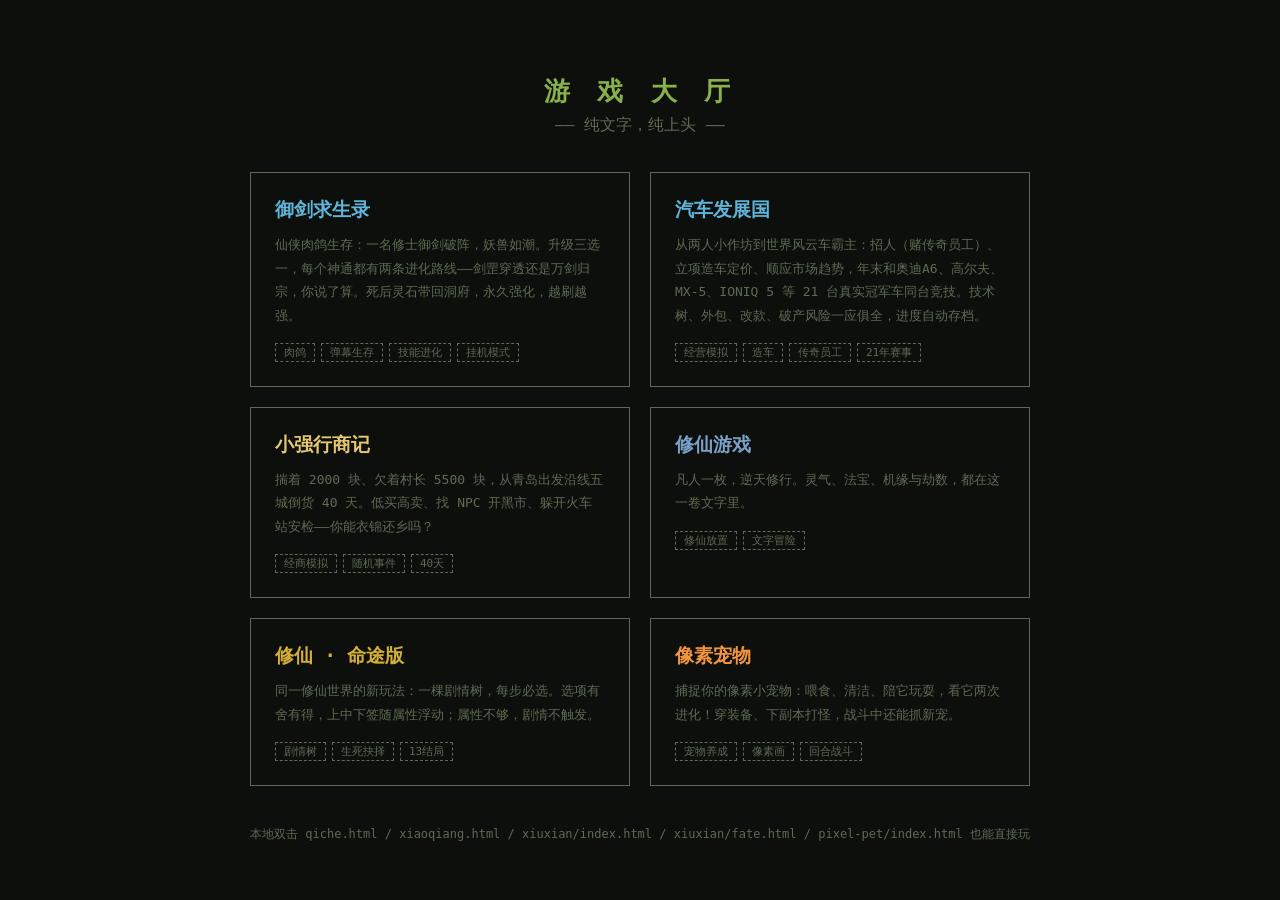
<file: index.html>
<!DOCTYPE html>
<html lang="zh-CN">
<head>
<meta charset="UTF-8">
<meta name="viewport" content="width=device-width, initial-scale=1.0">
<title>文字游戏大厅</title>
<style>
  :root { --bg:#0d0f0c; --fg:#b8c9a8; --dim:#5c6b52; --accent:#88b04b; --gold:#e6c86e; --blue:#7aa2c9; }
  * { box-sizing:border-box; }
  body { margin:0; background:var(--bg); color:var(--fg); font-family:"Cascadia Mono",Consolas,"Microsoft YaHei",monospace; min-height:100vh; display:flex; align-items:center; justify-content:center; }
  .hub { max-width:900px; padding:40px 20px; width:100%; }
  h1 { color:var(--accent); text-align:center; letter-spacing:6px; font-size:26px; margin-bottom:6px; }
  .sub { text-align:center; color:var(--dim); margin-bottom:36px; }
  .cards { display:flex; gap:20px; flex-wrap:wrap; justify-content:center; }
  a.card { display:block; width:380px; max-width:92vw; border:1px solid var(--dim); padding:24px; text-decoration:none; color:var(--fg); transition:border-color .15s, transform .15s; }
  a.card:hover { border-color:var(--accent); transform:translateY(-3px); }
  .card h2 { margin:0 0 10px; font-size:19px; }
  .card.xq h2 { color:var(--gold); } .card.xx h2 { color:var(--blue); } .card.pp h2 { color:#f2953f; } .card.tft h2 { color:#c9a0ff; } .card.mt h2 { color:#d4af37; } .card.cl h2 { color:#88b04b; } .card.qc h2 { color:#5fb4d9; }
  .card p { margin:0; color:var(--dim); font-size:13px; line-height:1.8; }
  .card .tags { margin-top:14px; }
  .tag { display:inline-block; border:1px dashed var(--dim); color:var(--dim); font-size:11px; padding:1px 8px; margin-right:6px; }
  footer { text-align:center; color:var(--dim); margin-top:40px; font-size:12px; }
</style>
</head>
<body>
<div class="hub">
  <h1>游 戏 大 厅</h1>
  <div class="sub">—— 纯文字，纯上头 ——</div>
  <div class="cards">
    <a class="card qc" href="yujian.html">
      <h2>御剑求生录</h2>
      <p>仙侠肉鸽生存：一名修士御剑破阵，妖兽如潮。升级三选一，每个神通都有两条进化路线——剑罡穿透还是万剑归宗，你说了算。死后灵石带回洞府，永久强化，越刷越强。</p>
      <div class="tags"><span class="tag">肉鸽</span><span class="tag">弹幕生存</span><span class="tag">技能进化</span><span class="tag">挂机模式</span></div>
    </a>
    <a class="card qc" href="qiche.html">
      <h2>汽车发展国</h2>
      <p>从两人小作坊到世界风云车霸主：招人（赌传奇员工）、立项造车定价、顺应市场趋势，年末和奥迪A6、高尔夫、MX-5、IONIQ 5 等 21 台真实冠军车同台竞技。技术树、外包、改款、破产风险一应俱全，进度自动存档。</p>
      <div class="tags"><span class="tag">经营模拟</span><span class="tag">造车</span><span class="tag">传奇员工</span><span class="tag">21年赛事</span></div>
    </a>
    <a class="card xq" href="xiaoqiang.html">      <h2>小强行商记</h2>
      <p>揣着 2000 块、欠着村长 5500 块，从青岛出发沿线五城倒货 40 天。低买高卖、找 NPC 开黑市、躲开火车站安检——你能衣锦还乡吗？</p>
      <div class="tags"><span class="tag">经商模拟</span><span class="tag">随机事件</span><span class="tag">40天</span></div>
    </a>
    <a class="card xx" href="xiuxian/index.html">
      <h2>修仙游戏</h2>
      <p>凡人一枚，逆天修行。灵气、法宝、机缘与劫数，都在这一卷文字里。</p>
      <div class="tags"><span class="tag">修仙放置</span><span class="tag">文字冒险</span></div>
    </a>
    <a class="card mt" href="xiuxian/fate.html">
      <h2>修仙 · 命途版</h2>
      <p>同一修仙世界的新玩法：一棵剧情树，每步必选。选项有舍有得，上中下签随属性浮动；属性不够，剧情不触发。</p>
      <div class="tags"><span class="tag">剧情树</span><span class="tag">生死抉择</span><span class="tag">13结局</span></div>
    </a>
    <a class="card pp" href="pixel-pet/index.html">
      <h2>像素宠物</h2>
      <p>捕捉你的像素小宠物：喂食、清洁、陪它玩耍，看它两次进化！穿装备、下副本打怪，战斗中还能抓新宠。</p>
      <div class="tags"><span class="tag">宠物养成</span><span class="tag">像素画</span><span class="tag">回合战斗</span></div>
    </a>
  </div>
  <footer>本地双击 qiche.html / xiaoqiang.html / xiuxian/index.html / xiuxian/fate.html / pixel-pet/index.html 也能直接玩</footer>
</div>
</body>
</html>
</file>
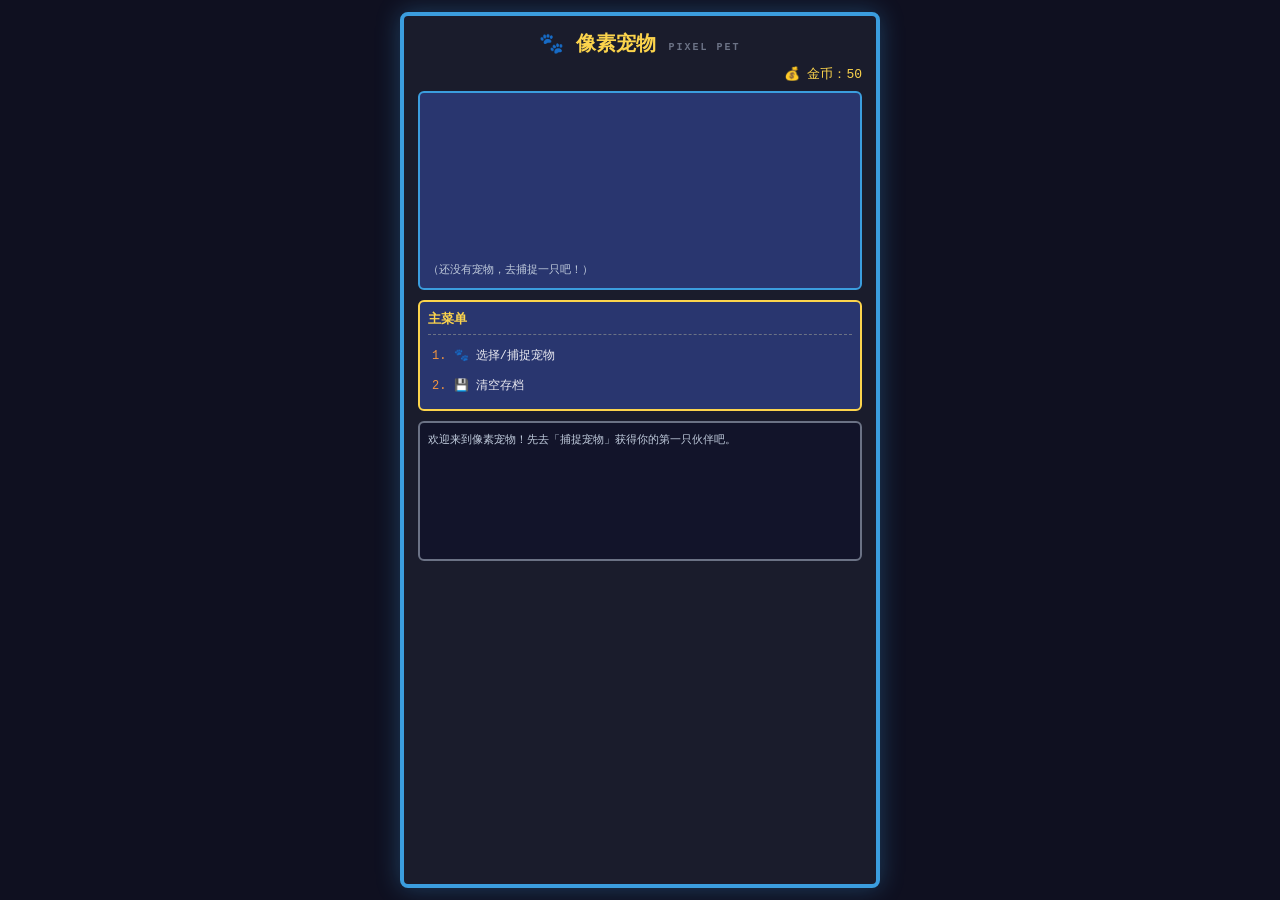
<file: pixel-pet/index.html>
<!DOCTYPE html>
<html lang="zh-CN">
<head>
<meta charset="UTF-8">
<meta name="viewport" content="width=device-width, initial-scale=1.0">
<title>像素宠物 Pixel Pet</title>
<link rel="stylesheet" href="css/style.css">
</head>
<body>
<div id="app">
  <h1>🐾 像素宠物 <span class="sub">PIXEL PET</span></h1>
  <div id="topbar">💰 金币：<span id="coins">0</span></div>

  <div id="stage">
    <div id="petPanel" class="panel">
      <canvas id="petCanvas"></canvas>
      <div id="petInfo"></div>
    </div>
    <div id="enemyPanel" class="panel hidden">
      <canvas id="enemyCanvas"></canvas>
      <div id="enemyInfo"></div>
    </div>
  </div>

  <div id="menuPanel">
    <div id="menuTitle">主菜单</div>
    <div id="menu"></div>
  </div>

  <div id="log"></div>
</div>
<script src="js/data.js"></script>
<script src="js/game.js"></script>
</body>
</html>
</file>
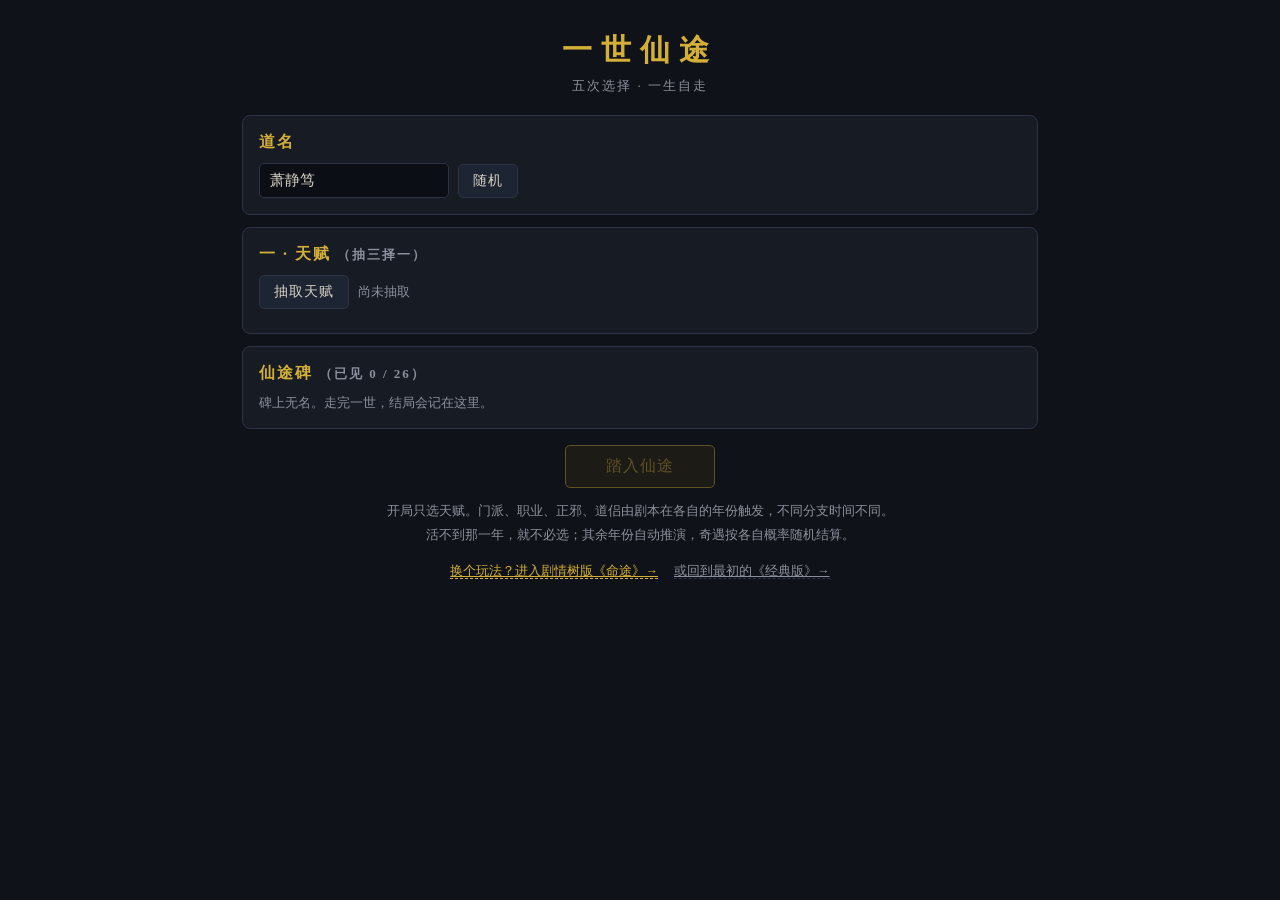
<file: xiuxian/index.html>
<!DOCTYPE html>
<html lang="zh-CN">
<head>
<meta charset="utf-8">
<meta name="viewport" content="width=device-width, initial-scale=1">
<title>一世仙途 · 文字修仙人生</title>
<style>
  :root{
    --bg:#0f1218; --panel:#161b24; --line:#2c3446; --ink:#d8d2c4;
    --dim:#8b909c; --gold:#d4af37; --jade:#7ec8a9; --red:#c96a6a;
  }
  *{box-sizing:border-box; margin:0; padding:0;}
  body{background:var(--bg); color:var(--ink); font-family:"KaiTi","STKaiti","楷体","Noto Serif SC",serif;
    min-height:100vh; display:flex; justify-content:center;}
  #app{width:min(820px,96vw); padding:18px 12px 44px;}
  header{text-align:center; margin:12px 0 20px;}
  header h1{font-size:30px; letter-spacing:9px; color:var(--gold); font-weight:600;}
  header p{color:var(--dim); margin-top:6px; letter-spacing:2px; font-size:13px;}
  .panel{background:var(--panel); border:1px solid var(--line); border-radius:8px; padding:16px; margin-bottom:12px;}
  .panel h2{font-size:16px; color:var(--gold); margin-bottom:10px; letter-spacing:2px; font-weight:600;}
  .row{display:flex; gap:9px; flex-wrap:wrap; align-items:center;}
  .center{justify-content:center;}
  input[type=text]{background:#0b0e14; border:1px solid var(--line); color:var(--ink);
    padding:8px 10px; border-radius:5px; font-size:15px; font-family:inherit; width:190px;}
  input[type=text]:focus{outline:none; border-color:var(--gold);}
  button{background:#1e2532; color:var(--ink); border:1px solid var(--line); padding:7px 14px;
    border-radius:5px; cursor:pointer; font-family:inherit; font-size:14px; letter-spacing:1px;}
  button:hover:not(:disabled){border-color:var(--gold); color:var(--gold);}
  button:disabled{opacity:.4; cursor:not-allowed;}
  button.primary{background:#332a13; border-color:var(--gold); color:var(--gold);}
  .hint{color:var(--dim); font-size:13px;}
  .rules{color:var(--dim); font-size:12.5px; line-height:1.9; text-align:center; margin-top:12px;}

  .cards{display:grid; grid-template-columns:repeat(auto-fill,minmax(150px,1fr)); gap:7px;}
  .card{border:1px solid var(--line); border-radius:6px; padding:10px; cursor:pointer; background:#11161e;}
  .card:hover{background:#171e29;}
  .card .name{font-size:14.5px;}
  .card .desc{font-size:12px; color:var(--dim); margin-top:4px; line-height:1.55;}
  .card .grade{font-size:10.5px; color:var(--dim);}
  .card.sel{border-color:var(--jade); background:#15211d;}
  .card.sel::after{content:" ✓"; color:var(--jade);}
  .card.g4 .grade{color:var(--gold);}
  .card.g3 .grade{color:#b48ae0;}

  #stele{display:flex; flex-wrap:wrap; gap:5px;}
  .stchip{font-size:11.5px; border:1px solid var(--line); border-radius:12px; padding:2px 9px; color:var(--dim);}
  .stchip.got{color:var(--gold); border-color:#5a4a1e; cursor:help;}

  #status{display:flex; flex-wrap:wrap; gap:6px 14px; align-items:center;
    background:var(--panel); border:1px solid var(--line); border-radius:8px;
    padding:9px 12px; margin-bottom:10px; font-size:13.5px;}
  #status b{color:var(--gold); font-weight:600;}
  .chip{background:#1d2434; border-radius:12px; padding:1px 8px; font-size:12px;}
  #log{background:var(--panel); border:1px solid var(--line); border-radius:8px;
    padding:16px 18px; min-height:320px; max-height:64vh; overflow-y:auto;
    line-height:1.9; font-size:15px;}
  .entry{margin-bottom:9px;}
  .entry .yr{color:var(--dim); font-size:12.5px; margin-right:7px;}
  .entry .et{color:var(--jade); margin-right:5px;}
  .entry.brk{text-align:center; color:var(--gold); letter-spacing:3px; margin:16px 0;
    border-top:1px dashed var(--line); border-bottom:1px dashed var(--line); padding:7px 0;}
  .entry.fill{color:#9aa0ad;}
  .entry .fx{display:block; color:var(--dim); font-size:12px; margin-top:2px;}
  .entry.special{border-left:2px solid var(--gold); padding-left:10px;}
  .entry.event{border-left:2px solid #3a4a60; padding-left:10px;}
  .entry.breakthrough{border-left:2px solid var(--jade); padding-left:10px;}
  .badge{display:inline; font-size:11px; margin-left:5px; letter-spacing:1px;}
  .badge::before{content:"〔";} .badge::after{content:"〕";}
  .badge.good{color:var(--jade);}
  .badge.mid{color:var(--gold);}
  .badge.bad{color:var(--red);}

  .choice{border:1px solid var(--line); border-left:3px solid var(--gold);
    padding:13px 14px; margin:15px 0; background:#131822;}
  .ctag{font-size:10.5px; letter-spacing:3px; color:var(--dim); margin-bottom:5px;}
  .ctitle{color:var(--gold); font-size:16px; margin-bottom:6px;}
  .ctext{line-height:1.8; font-size:14px; margin-bottom:9px;}
  .opt{display:block; width:100%; text-align:left; margin-bottom:7px; padding:9px 11px;
    background:#0e1219; border:1px solid var(--line); border-radius:5px; letter-spacing:0;}
  .opt:last-child{margin-bottom:0;}
  .opt:hover:not(:disabled){border-color:var(--gold);}
  .olabel{font-size:14.5px; color:var(--ink);}
  .odesc{font-size:12px; color:var(--dim); line-height:1.6; margin-top:4px;}
  .ofx{font-size:11.5px; color:var(--jade); margin-top:3px;}

  #controls{display:flex; gap:6px; margin-top:9px; flex-wrap:wrap; align-items:center;}
  #controls .sep{flex:1;}
  #controls button{padding:6px 12px; font-size:13px;}
  #controls button.on{border-color:var(--gold); color:var(--gold);}

  #ending{position:fixed; inset:0; background:rgba(6,8,12,.94); z-index:20;
    display:flex; align-items:center; justify-content:center; padding:18px;}
  #ending .card{background:var(--panel); border:1px solid var(--gold); border-radius:10px;
    max-width:600px; width:100%; padding:26px 26px 22px; text-align:center;
    max-height:90vh; overflow-y:auto;}
  #ending .etag{color:var(--dim); letter-spacing:4px; font-size:12px;}
  #ending h2{font-size:28px; color:var(--gold); letter-spacing:6px; margin:10px 0 4px; font-weight:600;}
  #ending .grade{color:var(--dim); font-size:12.5px; margin-bottom:14px;}
  #ending .grade b{color:var(--gold); font-size:17px;}
  #ending .edesc{white-space:pre-line; line-height:1.9; font-size:14.5px; text-align:left;
    margin-bottom:14px; padding:11px 13px; background:#10141b; border-radius:6px;}
  #ending .grid{display:grid; grid-template-columns:repeat(4,1fr); gap:5px; margin-bottom:12px;}
  #ending .grid div{background:#10141b; border:1px solid var(--line); border-radius:4px; padding:5px 3px;
    font-size:11.5px; color:var(--dim);}
  #ending .grid b{display:block; color:var(--ink); font-size:14px; font-weight:400; margin-top:2px;}
  #ending .flagwrap{display:flex; flex-wrap:wrap; gap:4px; justify-content:center; margin-bottom:12px;}
  #ending .flag{font-size:11px; color:var(--jade); border:1px solid #29473c; border-radius:10px; padding:1px 8px;}
  #ending .unlock{font-size:11.5px; color:var(--dim); margin-bottom:10px;}
  #ending .choices{text-align:left; font-size:12.5px; color:var(--dim); line-height:1.9;
    border-top:1px dashed var(--line); padding-top:8px; margin-bottom:14px;}
  #ending .choices b{color:var(--ink); font-weight:400;}
  #ending .actions{display:flex; gap:9px; justify-content:center; flex-wrap:wrap;}
  #ending .actions button{padding:9px 20px; font-size:14px;}

  @media(max-width:640px){
    header h1{font-size:26px; letter-spacing:6px;}
    #ending .grid{grid-template-columns:repeat(2,1fr);}
  }
  ::-webkit-scrollbar{width:7px;} ::-webkit-scrollbar-thumb{background:#2c3446; border-radius:3px;}
  .hidden{display:none !important;}
</style>
</head>
<body>
<div id="app">
  <header>
    <h1>一世仙途</h1>
    <p>五次选择 · 一生自走</p>
  </header>

  <section id="setup">
    <div class="panel">
      <h2>道名</h2>
      <div class="row">
        <input type="text" id="nameInput" maxlength="8" placeholder="道友名讳…">
        <button id="randName">随机</button>
      </div>
    </div>

    <div class="panel">
      <h2>一 · 天赋 <span class="hint">（抽三择一）</span></h2>
      <div class="row" style="margin-bottom:8px;">
        <button id="drawBtn">抽取天赋</button>
        <span class="hint" id="talentHint">尚未抽取</span>
      </div>
      <div id="talentGrid" class="cards"></div>
    </div>

    <div class="panel">
      <h2>仙途碑 <span class="hint" id="steleHint"></span></h2>
      <div id="stele"></div>
    </div>

    <div class="row center" style="margin-top:16px;">
      <button id="startBtn" class="primary" disabled style="font-size:16px; padding:10px 40px;">踏入仙途</button>
    </div>

    <p class="rules">
      开局只选天赋。门派、职业、正邪、道侣由剧本在各自的年份触发，不同分支时间不同。<br>
      活不到那一年，就不必选；其余年份自动推演，奇遇按各自概率随机结算。
    </p>
    <p class="rules">
      <a href="./fate.html" style="color:var(--gold); border-bottom:1px dashed var(--gold);">换个玩法？进入剧情树版《命途》→</a>
      　<a href="./classic.html" style="color:var(--dim); border-bottom:1px dashed var(--line);">或回到最初的《经典版》→</a>
    </p>
  </section>

  <section id="game" class="hidden">
    <div id="status"></div>
    <div id="log"></div>
    <div id="controls">
      <button id="pauseBtn">暂停</button>
      <button id="slowBtn">慢速</button>
      <button id="fastBtn">快速</button>
      <button id="turboBtn">极快</button>
      <span class="sep"></span>
      <button id="restartBtn">重新开局</button>
    </div>
  </section>
</div>

<div id="ending" class="hidden">
  <div class="card">
    <div class="etag">—— 此生终局 ——</div>
    <h2 id="endName"></h2>
    <div class="grade" id="endGrade"></div>
    <div class="edesc" id="endDesc"></div>
    <div class="grid" id="endGrid"></div>
    <div class="flagwrap" id="endFlags"></div>
    <div class="unlock" id="endUnlock"></div>
    <div class="choices" id="endChoices"></div>
    <div class="actions">
      <button id="againBtn" class="primary">再入轮回</button>
      <button id="sameSeedBtn">同命再走一遭</button>
    </div>
  </div>
</div>

<script src="./specials.js"></script>
<script src="./script.js"></script>
<script src="./engine.js"></script>
<script src="./ui.js"></script>
</body>
</html>
</file>
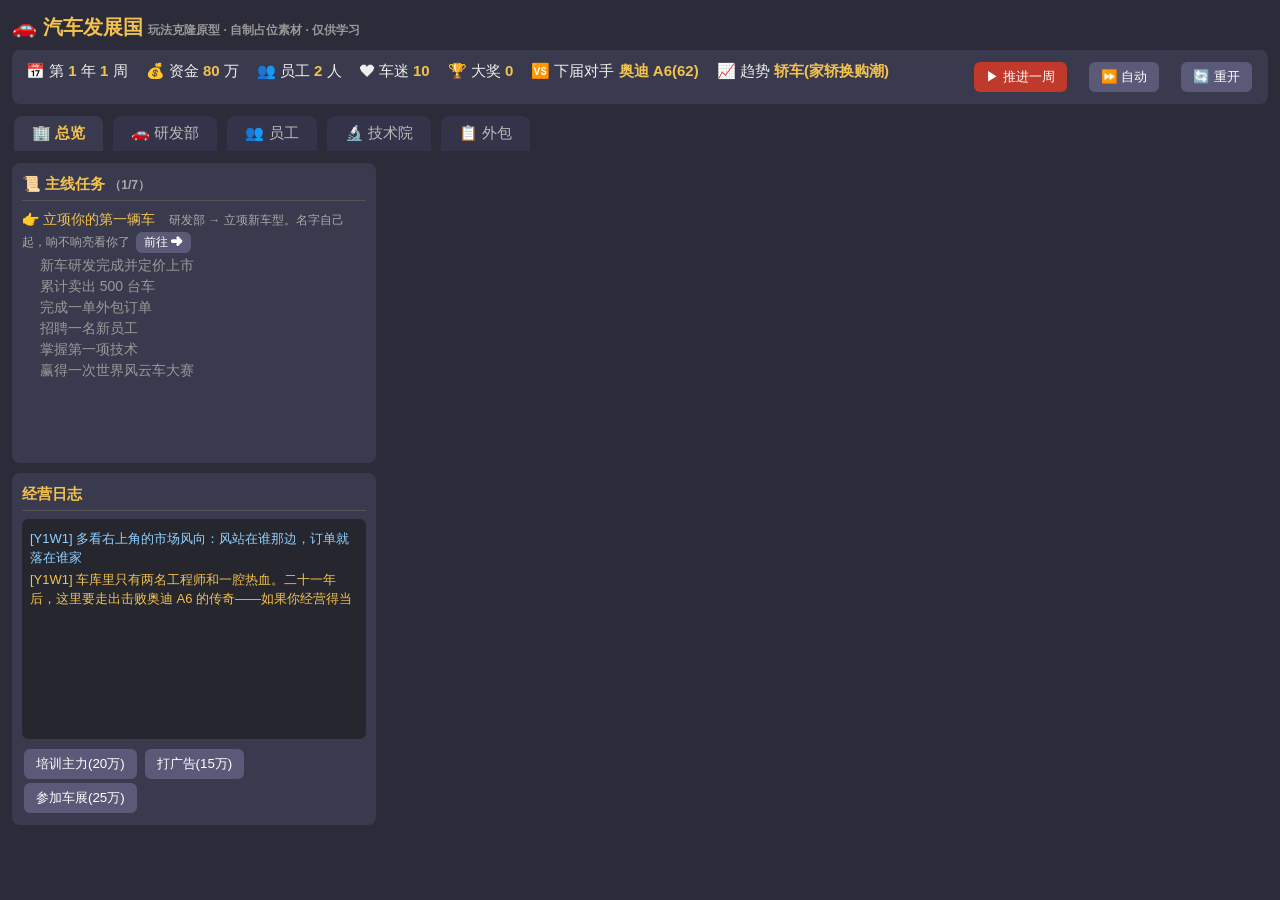
<file: qiche.html>
<!DOCTYPE html>
<html lang="zh-CN">
<head>
<meta charset="UTF-8">
<title>汽车发展国 · 玩法克隆原型（不含开罗素材）</title>
<style>
  :root{--bg:#2b2b3a;--panel:#3a3a4e;--hi:#f2c14e;--ok:#7bc96f;--bad:#e06c6c;}
  *{box-sizing:border-box;margin:0;padding:0;}
  body{background:var(--bg);color:#eee;font:14px/1.5 "Microsoft YaHei",sans-serif;padding:12px;}
  h1{font-size:20px;color:var(--hi);margin-bottom:8px;}
  #topbar{display:flex;gap:18px;background:var(--panel);padding:10px 14px;border-radius:8px;margin-bottom:10px;flex-wrap:wrap;font-size:15px;}
  #topbar b{color:var(--hi);}
  #main{display:grid;grid-template-columns:1fr 1.4fr 1fr;gap:10px;}
  .panel{background:var(--panel);border-radius:8px;padding:10px;min-height:300px;}
  .panel h2{font-size:15px;color:var(--hi);border-bottom:1px solid #555;margin-bottom:8px;padding-bottom:4px;}
  button{background:#5a5a78;color:#fff;border:none;border-radius:6px;padding:6px 12px;cursor:pointer;margin:2px;}
  button:hover{background:#6e6e94;}
  button:disabled{opacity:.4;cursor:not-allowed;}
  button.primary{background:#c0392b;}
  button.primary:hover{background:#e0503f;}
  .emp{border-bottom:1px dashed #555;padding:4px 0;}
  .emp .bar{display:inline-block;height:8px;background:var(--ok);border-radius:4px;vertical-align:middle;margin-right:3px;}
  #log{height:220px;overflow-y:auto;background:#26262f;border-radius:6px;padding:8px;font-size:13px;}
  #log p{margin:2px 0;}
  .m1{color:#aaa;} .m2{color:#8fd0ff;} .m3{color:var(--ok);} .m4{color:var(--hi);}
  .car-card{background:#26262f;border-radius:6px;padding:6px 8px;margin:6px 0;font-size:13px;}
  .sel{display:inline-block;background:#4a4a66;border-radius:6px;padding:4px 10px;margin:3px;cursor:pointer;}
  .sel.on{background:var(--hi);color:#222;}
  table{width:100%;border-collapse:collapse;font-size:13px;}
  td,th{padding:3px 5px;border-bottom:1px solid #444;text-align:left;}
  .modal{position:fixed;inset:0;background:rgba(0,0,0,.6);display:none;align-items:center;justify-content:center;}
  .modal.show{display:flex;}
  .modal .box{background:var(--panel);border-radius:10px;padding:18px;max-width:560px;width:92%;max-height:85vh;overflow-y:auto;}
  .tag{font-size:11px;background:#5a5a78;border-radius:4px;padding:1px 6px;margin-left:4px;}
  /* Tab 导航 */
  #tabs{display:flex;gap:6px;margin-bottom:10px;flex-wrap:wrap;}
  #tabs button{font-size:15px;padding:8px 18px;border-radius:8px 8px 0 0;background:#33334a;color:#bbb;}
  #tabs button.on{background:var(--panel);color:var(--hi);font-weight:bold;}
  .tabpage{display:none;}
  .tabpage.on{display:block;}
</style>
</head>
<body>
<h1>🚗 汽车发展国 <span style="font-size:12px;color:#999">玩法克隆原型 · 自制占位素材 · 仅供学习</span></h1>
<div id="errbar" style="display:none;background:#e06c6c;color:#fff;padding:8px;border-radius:6px;margin-bottom:8px;font-size:13px"></div>
<div id="topbar">
  <span>📅 第 <b id="yr">1</b> 年 <b id="wk">1</b> 周</span>
  <span>💰 资金 <b id="cash">0</b> 万</span>
  <span>👥 员工 <b id="empn">0</b> 人</span>
  <span>❤ 车迷 <b id="fans">0</b></span>
  <span>🏆 大奖 <b id="awards">0</b></span>
  <span>🆚 下届对手 <b id="rival">-</b></span>
  <span>📈 趋势 <b id="fad">-</b></span>
  <span style="flex:1"></span>
  <button id="btnWeek" class="primary">▶ 推进一周</button>
  <button id="btnAuto">⏩ 自动</button>
  <button id="btnReset" title="清除存档重新开局">🔄 重开</button>
</div>
<div id="tabs">
  <button data-tab="home" class="on">🏢 总览</button>
  <button data-tab="dev">🚗 研发部</button>
  <button data-tab="staff">👥 员工</button>
  <button data-tab="tech">🔬 技术院</button>
  <button data-tab="jobs">📋 外包</button>
</div>
<div id="main">
  <!-- 总览 -->
  <div class="tabpage on" id="tab-home">
    <div class="panel" style="margin-bottom:10px">
      <h2>📜 主线任务 <span id="tutProg" style="font-size:12px;color:#aaa"></span></h2>
      <div id="guide"></div>
    </div>
    <div class="panel">
      <h2>经营日志</h2>
      <div id="log"></div>
      <div style="margin-top:8px">
        <button id="btnTrain">培训主力(20万)</button>
        <button id="btnAd">打广告(15万)</button>
        <button id="btnShow">参加车展(25万)</button>
      </div>
    </div>
  </div>
  <!-- 研发部 -->
  <div class="tabpage" id="tab-dev">
    <div class="panel">
      <h2>研发部 <button id="btnDev" style="float:right">立项新车型</button></h2>
      <div id="devArea"></div>
      <h2 style="margin-top:10px">在售车型</h2>
      <div id="carList"></div>
    </div>
  </div>
  <!-- 员工 -->
  <div class="tabpage" id="tab-staff">
    <div class="panel">
      <h2>员工 <button id="btnHire" style="float:right">招聘</button></h2>
      <div id="empList"></div>
    </div>
  </div>
  <!-- 技术院 -->
  <div class="tabpage" id="tab-tech">
    <div class="panel">
      <h2>🔬 技术研究院</h2>
      <p style="color:#aaa">付全款立项，逐周攻关，出成果后永久写入公司技术底座</p>
      <div id="techArea"></div>
    </div>
  </div>
  <!-- 外包 -->
  <div class="tabpage" id="tab-jobs">
    <div class="panel">
      <h2>外包订单</h2>
      <p style="color:#aaa">接外包是赚辛苦钱，但也是练兵最快的地方——交付后全员经验上涨</p>
      <div id="jobList"></div>
    </div>
  </div>
</div>

<div class="modal" id="modal"><div class="box" id="modalBox"></div></div>

<script>
/* 错误可视化：任何 JS 报错直接显示在页面顶部，避免无声失效 */
window.onerror = function(msg, src, line){
  var el = document.getElementById("errbar");
  if (el) { el.style.display = "block"; el.textContent = "JS错误: " + msg + " @line " + line; }
  return false;
};
function jsReady(){
  var el = document.getElementById("errbar");
  if (el && el.dataset.jsok !== "1") { el.style.display="block"; el.textContent="JS 未能初始化（若在预览器中查看，请下载后用浏览器打开）"; }
}
setTimeout(jsReady, 800);
/* ================= 数值设计 ================= */
// 车型类别 × 定位 相性表（0-5，自制设计，非开罗数据）
const TYPES = ["微型车","轿车","SUV","跑车","皮卡","电动车"];
const SEGS  = ["经济","家用","豪华","运动","越野","商务"];
const AFFIN = { // [类型][定位]
  "微型车":[5,3,1,1,0,2],
  "轿车"  :[3,5,3,2,0,4],
  "SUV"   :[2,4,3,2,4,3],
  "跑车"  :[0,1,4,5,0,2],
  "皮卡"  :[1,2,2,1,5,3],
  "电动车":[4,3,3,3,1,3],
};
// 历年真实名车对手（来源：World Car Awards 世界年度风云车 2005-2025 实际获奖名单）
const RIVAL_CARS = [
  {y:"2005",name:"奥迪 A6",type:"轿车",q:62},
  {y:"2006",name:"宝马 3系",type:"轿车",q:65},
  {y:"2007",name:"雷克萨斯 LS460",type:"豪华",q:68},
  {y:"2008",name:"马自达2",type:"微型车",q:70},
  {y:"2009",name:"大众高尔夫6",type:"轿车",q:72},
  {y:"2010",name:"大众Polo",type:"微型车",q:74},
  {y:"2011",name:"日产聆风",type:"电动车",q:76},
  {y:"2012",name:"大众up!",type:"微型车",q:78},
  {y:"2013",name:"大众高尔夫7",type:"轿车",q:80},
  {y:"2014",name:"奥迪 A3",type:"轿车",q:82},
  {y:"2015",name:"奔驰C级",type:"豪华",q:84},
  {y:"2016",name:"马自达MX-5",type:"跑车",q:86},
  {y:"2017",name:"捷豹F-Pace",type:"SUV",q:88},
  {y:"2018",name:"沃尔沃XC40",type:"SUV",q:90},
  {y:"2019",name:"捷豹I-Pace",type:"电动车",q:93},
  {y:"2020",name:"起亚Telluride",type:"SUV",q:96},
  {y:"2021",name:"大众ID.4",type:"电动车",q:100},
  {y:"2022",name:"现代IONIQ 5",type:"电动车",q:104},
  {y:"2023",name:"现代IONIQ 6",type:"电动车",q:108},
  {y:"2024",name:"起亚EV9",type:"电动车",q:112},
  {y:"2025",name:"起亚EV3",type:"电动车",q:116},
];
// 市场趋势（每 2 年切换一次，命中趋势的项目销量加成）
const FADS = {"微型车":0.6,"轿车":0.7,"SUV":1.2,"跑车":0.9,"皮卡":0.8,"电动车":1.3};
const FAD_NAME = {"微型车":"复古微车热","轿车":"家轿换购潮","SUV":"SUV热潮","跑车":"驾驶文化热","皮卡":"皮卡解禁潮","电动车":"新能源浪潮"};
// 定位定价基准（万元）
const SEG_PRICE = {"经济":6,"家用":12,"豪华":35,"运动":28,"越野":20,"商务":18};
// 员工职业
const ROLES = ["设计师","工程师","测试员"];
const ROLE_DESC = {"设计师":"提升外观","工程师":"提升性能","测试员":"提升可靠性"};

/* ================= 游戏状态 ================= */
const S = {
  week:1, year:1, cash:80, fans:10, awards:0,
  emps:[], cars:[], jobs:[], dev:null, salesLog:[], contestPool:[],
  auto:false, fadKey:"轿车", tech:{cur:null,done:[]}, debtWeeks:0, gameOver:false, contestTotal:0,
  tut:0, statDevs:0, statJobsDone:0, totalSold:0,
};
let uid = 1;
const rnd = (a,b)=>Math.floor(Math.random()*(b-a+1))+a;
const fmt = n=>Math.round(n).toLocaleString();

function log(msg,cls="m1"){ const el=document.getElementById("log");
  const p=document.createElement("p"); p.className=cls; p.textContent=`[Y${S.year}W${S.week}] ${msg}`;
  el.prepend(p); while(el.children.length>60) el.lastChild.remove(); }

// 普通员工名字池（真人风格）
const NAMES_POOL = ["张伟","李强","王磊","刘洋","陈静","杨帆","赵磊","黄敏","周涛","吴昊",
  "徐丽","孙鹏","马超","朱琳","胡军","郭涛","何雨","高翔","林峰","罗娜",
  "郑凯","梁雪","谢东","宋佳","唐磊","韩冰","冯锐","曹阳","彭飞","萧然",
  "阿May","大飞","老猫","阿彬","小马哥","强子","燕子","大鹏","老K","皮蛋"];
// 传奇员工（高属性 + 专属特长）
const LEGENDS = {
  "陈润强" : {role:"设计师", bonus:"设计鬼才：外观贡献 ×2.0"},
  "陈润刚" : {role:"工程师", bonus:"底盘大师：性能贡献 ×2.0"},
  "王小鸟" : {role:"测试员", bonus:"火眼金睛：可靠性贡献 ×2.0"},
  "电击小子": {role:"工程师", bonus:"电动狂人：电动车项目全员效率 +50%"},
  "牙哥"   : {role:"设计师", bonus:"气场全开：全属性贡献 +30%"},
  "hasaki王":{role:"工程师", bonus:"刀法精准：研发周期 -2 周"},
  "陈马尧" : {role:"测试员", bonus:"细节狂魔：新车自带品质加成 +15"},
  "小狗发" : {role:"设计师", bonus:"锦鲤附体：研发事件全为好事"},
  "ddj"    : {role:"工程师", bonus:"全能车神：外观/性能/可靠性贡献全部 ×1.6"},
};

function makeEmp(min=10,max=40,legend=false,exclude=[]){
  const r = ROLES[rnd(0,2)];
  // 已被占用的名字：在职员工 + 本次排除名单（如同一批候选）
  const taken = new Set([...S.emps.map(e=>e.name), ...exclude]);
  let name;
  if(legend){
    const avail = Object.keys(LEGENDS).filter(n=>!taken.has(n));
    if(avail.length===0) return makeEmp(min,max,false,exclude); // 传奇都签完了，降级为普通人
    name = avail[rnd(0,avail.length-1)];
  }else{
    const avail = NAMES_POOL.filter(n=>!taken.has(n));
    if(avail.length>0){
      name = avail[rnd(0,avail.length-1)];
    }else{
      // 名字池用尽：同名带编号区分（同姓同名，另一个人）
      let k=2;
      while(taken.has(NAMES_POOL[0]+"·"+k)) k++;
      name = NAMES_POOL[0]+"·"+k;
    }
  }
  const base = legend ? {des:rnd(55,90),eng:rnd(55,90),test:rnd(55,90)} : {des:rnd(min,max),eng:rnd(min,max),test:rnd(min,max)};
  const e = {id:uid++,name,role:r,legend,...base,stamina:100};
  if(legend) e.role = LEGENDS[name].role;
  return e;
}
function empScore(e){return e.des+e.eng+e.test;}
function mainEmp(){return [...S.emps].sort((a,b)=>empScore(b)-empScore(a))[0];}

/* ================= 研发 ================= */
function startDev(type,seg,carName){
  const n = S.emps.length;
  if(n<1) return log("巧妇难为无米之炊，至少先招一个人","m4");
  if(S.dev) return log("手上还有个项目没磨完，别急着开新产线","m4");
  const weeks = Math.max(6, rnd(10,16) - (S.emps.some(e=>e.name==="hasaki王")?2:0));
  const costPerWeek = 2 + n*1.2;
  const affin = AFFIN[type][SEGS.indexOf(seg)];
  S.dev = {type,seg,carName:(carName||"").slice(0,12),affin,week:0,totalWeeks:weeks,costPerWeek,des:0,eng:0,test:0,events:[]};
  S.statDevs=(S.statDevs||0)+1;
  log(`项目启动：《${carName}》（${type}×${seg}，相性 ${affin}/5）。周期约 ${weeks} 周，每周烧 ${costPerWeek.toFixed(1)} 万`,"m2");
  renderDev();
}

function devTick(){
  const d=S.dev; if(!d) return;
  const weeklyCost = hasTech("平台化架构") ? d.costPerWeek*0.7 : d.costPerWeek;
  if(S.cash < weeklyCost){ log("账上见底，产线停摆——先去接点外包回血","m4"); return; }
  S.cash -= weeklyCost;
  d.week++;
  // 员工贡献（角色加成 30%，体力影响效率，传奇员工另有专属特长；涡轮增压提升性能贡献）
  const has = n => S.emps.some(e=>e.name===n);
  const isEV = d.type==="电动车" && has("电击小子");
  const turbo = hasTech("涡轮增压") ? 1.15 : 1;
  for(const e of S.emps){
    const f = ((e.stamina/100)*0.8 + 0.2) * (isEV?1.5:1);
    let md=1,me=1,mt=1;
    if(e.legend){
      if(e.name==="陈润强") md=2.0;
      if(e.name==="陈润刚") me=2.0;
      if(e.name==="王小鸟") mt=2.0;
      if(e.name==="ddj"){md=me=mt=1.6;}
      if(e.name==="牙哥"){md=me=mt=1.3;}
    }
    d.des  += e.des * (e.role==="设计师"?1.3:0.7) * f * md/8;
    d.eng  += e.eng * (e.role==="工程师"?1.3:0.7) * f * me * turbo/8;
    d.test += e.test* (e.role==="测试员"?1.3:0.7) * f * mt/8;
    e.stamina = Math.min(100, e.stamina-3);
  }
  // 随机研发事件（小狗发在场则必为好事）
  if(Math.random()<0.25){
    const pick = has("小狗发") ? rnd(0,1) : rnd(0,2);
    if(pick===0){ d.des+=rnd(3,8); log(`设计师半夜惊坐起，画了张新草图——外观提升`,"m3"); }
    if(pick===1){ d.eng+=rnd(3,8); log(`NVH 攻关成功，发动机舱安静得能听音乐——性能提升`,"m3"); }
    if(pick===2){ log(`供应商坐地起价，多掏 5 万`,"m4"); S.cash-=5; }
  }
  renderDev();
  if(d.week>=d.totalWeeks) launchCar(d);
}

function launchCar(d){
  let quality = Math.round(d.des*0.8 + d.eng*1.0 + d.test*0.9 + d.affin*6)
    + (S.emps.some(e=>e.name==="陈马尧") ? 15 : 0); // 细节狂魔的品质加成
  // 技术加成
  if(hasTech("轻量化车身")) quality += 5;
  if(hasTech("自动驾驶")) quality += 8;
  if(hasTech("固态电池") && d.type==="电动车") quality += 15;
  const cost = Math.round(quality*0.06 + rnd(2,5)); // 单车成本
  const displayName = d.carName || d.type;
  const car = {id:uid++, name:displayName,
    type:d.type,seg:d.seg,quality,cost,price:0,week:0,sold:0,base:0};
  S.dev=null;
  S.contestTotal++;
  log(`研发收官，新车驶下产线，综合品质 ${quality}`,"m3");
  askPrice(car);
}

function askPrice(car){
  const base = SEG_PRICE[car.seg]*(0.6+car.quality/120);
  const box=document.getElementById("modalBox");
  box.innerHTML = `<h2 style="color:var(--hi)">新车定价：${car.name}</h2>
    <p>品质 ${car.quality} ｜ 单车成本 ${car.cost} 万 ｜ 建议零售价约 <b>${base.toFixed(0)} 万</b></p>
    <p style="margin:10px 0">定得比建议价高，单台利润厚但走量难；定得低，薄利多销：</p>
    <div id="priceBtns"></div>`;
  const pb=box.querySelector("#priceBtns");
  [0.8,0.9,1.0,1.15,1.3].forEach(k=>{
    const b=document.createElement("button");
    b.className="sel"; b.textContent=(base*k).toFixed(0)+" 万";
    b.onclick=()=>{ car.price=Math.round(base*k);
      car.base = car.quality * Math.pow(0.62,(k-1)*10) ; // 定价惩罚
      S.cars.push(car);
      S.contestPool.push(car); // 记入今年世界风云车大赛参赛池（销售期结束不影响参赛资格）
      closeModal();
      log(`《${car.name}》正式上市，定价 ${car.price} 万。是骡子是马，拉出去遛遛`, "m4");
      render(); };
    pb.appendChild(b);
  });
  document.getElementById("modal").classList.add("show");
}

// 技术研究院：预研技术，永久全局加成（req 为前置技术名）
const TECHS = [
  {name:"涡轮增压",  cost:60,  weeks:8,  req:null,     desc:"性能贡献 +15%"},
  {name:"轻量化车身",cost:80,  weeks:10, req:null,     desc:"全部新车品质 +5"},
  {name:"平台化架构",cost:100, weeks:12, req:"轻量化车身", desc:"研发周耗 -30%"},
  {name:"混合动力",  cost:120, weeks:12, req:"涡轮增压", desc:"燃油车销量 +10%"},
  {name:"固态电池",  cost:150, weeks:14, req:"混合动力", desc:"电动车品质 +15"},
  {name:"自动驾驶",  cost:200, weeks:16, req:"平台化架构", desc:"全部新车品质 +8"},
];
function hasTech(n){ return S.tech.done.includes(n); }

/* ================= 每周随机事件 ================= */
function randomEvent(){
  if(Math.random()>=0.08) return;
  const roll = rnd(0,4);
  if(roll===0 && S.cars.some(c=>c.week<=16 && c.sold>0)){
    if(S.cash>=15){ S.cash-=15; log("⚠ 某批次零件缺陷，召回加公关灭火，支出 15 万","m4"); }
    else { S.fans=Math.max(0,S.fans-30); log("⚠ 召回风暴来袭！账上拿不出钱，只能装死——粉丝 -30","m4"); }
  }else if(roll===1){
    S.cash+=20; log("新能源补贴到账，+20 万。这钱不拿白不拿","m3");
  }else if(roll===2){
    S.cash-=8; log("钢材和碳酸锂齐涨，本周成本 +8 万","m4");
  }else if(roll===3){
    S.fans+=25; log("汽车媒体整版报道，圈粉 +25","m3");
  }else{
    const legs = S.emps.filter(e=>e.legend);
    if(legs.length){ const l=legs[rnd(0,legs.length-1)]; l.stamina=Math.max(10,l.stamina-20);
      log(`同行开双倍薪水挖 ${l.name}！人留下了，心累坏了（体力 -20）`,"m2"); }
  }
}

/* ================= 主线任务（新手引导） ================= */
const TUTORIAL = [
  {tab:"dev",   text:"立项你的第一辆车",              hint:"研发部 → 立项新车型。名字自己起，响不响亮看你了",        reward:15, done:()=> (S.statDevs||0)>=1},
  {tab:"dev",   text:"新车研发完成并定价上市",          hint:"研发逐周推进，完成后弹定价窗口——高价赚毛利，低价走量",    reward:20, done:()=> (S.contestTotal||0)>=1},
  {tab:"home",  text:"累计卖出 500 台车",              hint:"销量看定价、风口和粉丝。前两款车建议薄利多销",          reward:25, done:()=> (S.totalSold||0)>=500},
  {tab:"jobs",  text:"完成一单外包订单",               hint:"外包页接单。赚的是辛苦钱，练的是全队的兵",              reward:15, done:()=> (S.statJobsDone||0)>=1},
  {tab:"staff", text:"招聘一名新员工",                 hint:"员工页招聘，人选花 10 万可刷新——★传奇员工值 80 万",     reward:20, done:()=> (S.emps.length)>=3},
  {tab:"tech",  text:"掌握第一项技术",                 hint:"技术院立项。涡轮增压 60 万 / 8 周，性价比最高",         reward:30, done:()=> S.tech.done.length>=1},
  {tab:"home",  text:"赢得一次世界风云车大赛",          hint:"每年末自动开赛，品质压过当届冠军车即可夺魁",            reward:100, done:()=> S.awards>=1},
];
function tutCheck(){
  while(S.tut<TUTORIAL.length && TUTORIAL[S.tut].done()){
    const t=TUTORIAL[S.tut];
    S.cash+=t.reward;
    log(`✅「${t.text}」达成，入账 ${t.reward} 万`,"m4");
    S.tut++;
  }
}
function jumpTab(name){
  document.querySelectorAll("#tabs button").forEach(b=>b.classList.toggle("on", b.dataset.tab===name));
  document.querySelectorAll(".tabpage").forEach(p=>p.classList.toggle("on", p.id==="tab-"+name));
}
function renderGuide(){
  const g=document.getElementById("guide"); if(!g) return;
  const p=document.getElementById("tutProg");
  if(S.tut>=TUTORIAL.length){
    p.textContent="（已全部完成）";
    g.innerHTML=`<p style="color:var(--ok)">🎓 出师了。接下来的对手：九位传奇、六项技术、二十一座奖杯。车库见。</p>`;
    return;
  }
  p.textContent=`（${S.tut+1}/${TUTORIAL.length}）`;
  g.innerHTML = TUTORIAL.map((t,i)=>{
    const state = i<S.tut ? "✅" : (i===S.tut ? "👉" : "　");
    const style = i===S.tut ? "color:var(--hi)" : (i<S.tut ? "color:#777;text-decoration:line-through" : "color:#999");
    return `<div style="${style}">${state} ${t.text}${i===S.tut?`　<span style="color:#aaa;font-size:12px">${t.hint}</span> <button onclick="jumpTab('${t.tab}')" style="font-size:12px;padding:2px 8px">前往 ➜</button>`:""}</div>`;
  }).join("");
}

/* ================= 破产风险 ================= */
function bankruptcyTick(){
  if(S.cash<0){
    S.debtWeeks = (S.debtWeeks||0)+1;
    if(S.debtWeeks===4) log("⚠ 银行催收：账上连续 4 周为负。再这么撑 4 周，厂房就归他们了","m4");
    if(S.debtWeeks>=8) gameOver();
  }else S.debtWeeks = 0;
}
function gameOver(){
  if(S.gameOver) return;
  S.gameOver = true; S.auto=false; saveGame();
  const box=document.getElementById("modalBox");
  box.innerHTML=`<h2 style="color:var(--bad)">💀 公司破产</h2>
    <p>第 ${S.year} 年，资金连续 8 周为负，银行接管了工厂。</p>
    <p style="margin:8px 0">存续 ${S.year} 年 ｜ 奖杯 ${S.awards} 座 ｜ 粉丝 ${fmt(S.fans)} ｜ 上市 ${S.contestTotal||0} 款车</p>
    <button class="primary" onclick="resetGame()">🔄 重新创业</button>`;
  document.getElementById("modal").classList.add("show");
}

/* ================= 技术研究院 ================= */
function techTick(){
  const t=S.tech.cur; if(!t) return;
  t.week++;
  if(t.week>=t.weeks){
    S.tech.done.push(t.name); S.tech.cur=null;
    log(`🔬「${t.name}」攻关成功！${TECHS.find(x=>x.name===t.name).desc}`,"m4");
    saveGame();
  }
}
function renderTech(){
  const c=document.getElementById("techArea");
  if(!c) return;
  c.innerHTML="";
  // 研究中进度条置顶
  if(S.tech.cur){
    const t=TECHS.find(x=>x.name===S.tech.cur.name);
    const p=Math.round(S.tech.cur.week/S.tech.cur.weeks*100);
    const cur=document.createElement("div"); cur.className="car-card";
    cur.style.borderColor="var(--hi)";
    cur.innerHTML=`<b style="color:var(--hi)">⏳ 研究中：${S.tech.cur.name}</b>（第 ${S.tech.cur.week}/${S.tech.cur.weeks} 周）<br>
      <div style="background:#26262f;border-radius:4px;margin-top:4px"><div style="background:var(--hi);height:10px;border-radius:4px;width:${p}%"></div></div>`;
    c.appendChild(cur);
  }
  TECHS.forEach(t=>{
    const done=hasTech(t.name), locked=t.req&&!hasTech(t.req);
    const d=document.createElement("div"); d.className="car-card";
    if(done){ d.style.opacity=.55; }
    d.innerHTML=`<b style="${done?"color:var(--ok)":""}">${t.name}</b> ｜ ${t.cost}万 / ${t.weeks}周<br>
      <span style="color:var(--ok)">${t.desc}</span>
      ${t.req?`<br><span style="color:#aaa;font-size:12px">前置：${t.req}${hasTech(t.req)?" ✅":""}</span>`:""}
      ${done?'<span class="tag" style="background:var(--ok)">已掌握</span>':""}`;
    if(!done){
      const b=document.createElement("button");
      b.textContent = locked?"未解锁":(S.tech.cur?"研究中…":"立项");
      b.disabled = locked||!!S.tech.cur;
      b.onclick=()=>{
        if(S.cash<t.cost) return log("技术院不赊账，先攒钱","m4");
        S.cash-=t.cost; S.tech.cur={name:t.name,week:0,weeks:t.weeks};
        log(`技术立项：「${t.name}」，预计 ${t.weeks} 周出成果`,"m2");
        saveGame(); render();
      };
      d.appendChild(b);
    }
    c.appendChild(d);
  });
}

/* ================= 老车改款 ================= */
function restyle(id){
  const c=S.cars.find(x=>x.id===id) || S.contestPool.find(x=>x.id===id);
  if(!c) return;
  const fee=20;
  if(S.cash<fee) return log("改款预算不够","m4");
  S.cash-=fee;
  const gain=rnd(8,15);
  c.quality+=gain; c.week=0; c.base*=1.12; c.sold=0;
  S.contestPool.push(c);
  log(`《${c.name}》中期改款上市：品质 +${gain}，销量曲线重新爬坡`,"m3");
  saveGame(); render();
}


function sellTick(){
  for(const c of S.cars){
    if(c.week>16) continue;
    c.week++;
    const decay = Math.max(0, 1 - c.week/17);
    const fad = FADS[c.type]===undefined?1:1;
    const trend = (c.type===S.fadKey)?1.4:0.85;
    const hybrid = (hasTech("混合动力") && c.type!=="电动车") ? 1.1 : 1;
    const fansF = 1 + Math.sqrt(S.fans)/12;
    const weekly = Math.round(c.base * decay * trend * hybrid * fansF * (40/(c.price/ (c.cost+4))));
    if(weekly>0){
      const profit = weekly * (c.price - c.cost) / 50; // 缩放数值
      c.sold += weekly;
      S.totalSold=(S.totalSold||0)+weekly;
      S.cash += Math.max(0,profit);
      S.fans += Math.round(weekly/30);
      if(c.week<=2) log(`《${c.name}》首周交付 ${weekly} 台，回款 ${fmt(profit)} 万`, "m3");
    }
  }
  S.cars = S.cars.filter(c=>c.week<=16 || c.sold===0);
  // 年度世界风云车大赛：与历年真实名车（WCOTY 得主）同台竞技
  if(S.week>52){ S.week=1; S.year++;
    const rival = RIVAL_CARS[Math.min(S.year-1, RIVAL_CARS.length-1)];
    const myCars = [...S.contestPool].sort((a,b)=>b.quality-a.quality);
    const best = myCars[0];
    S.contestPool = []; // 清空本年度参赛池
    log(`🏁 第 ${S.year} 届世界风云车评选开幕，迎战 ${rival.y} 年冠军「${rival.name}」（实力 ${rival.q}）`,"m4");
    if(best){
      if(best.quality > rival.q){
        const prize = Math.round(rival.q*1.5);
        S.awards++; S.cash += prize; S.fans += Math.round(best.quality*2.5);
        log(`🏆《${best.name}》以 ${best.quality} 分力压「${rival.name}」（${rival.q}），加冕世界风云车！奖金 ${prize} 万，粉丝挤爆大门`,"m4");
      }else{
        const gap = rival.q - best.quality;
        S.fans += Math.round(best.quality/4);
        log(`😢 ${best.quality} 对 ${rival.q}，《${best.name}》差 ${gap} 分惜败。评审团的建议：回去把发动机再磨磨`,"m2");
      }
    }else{
      log(`本届没有参赛车，「${rival.name}」白捡一座奖杯`,"m1");
    }
    S.fadKey = TYPES[rnd(0,TYPES.length-1)];
    log(`市场风向变了：${FAD_NAME[S.fadKey]}，${S.fadKey} 销量 ×1.4`,"m2");
    for(const e of S.emps) e.stamina=100;
  }
}

/* ================= 外包 ================= */
function genJobs(){
  if(S.jobs.length>=3) return;
  if(Math.random()<0.3){
    const names=["给网约车公司改装饰件","代工一套进气歧管","帮驾校做教具车方案","某车队委托调校","给物流公司设计货箱"];
    S.jobs.push({id:uid++,name:names[rnd(0,names.length-1)],pay:rnd(8,25),weeks:rnd(2,4),left:0});
    log("外包邮箱收到新询价","m1");
  }
}
function acceptJob(j){
  if(S.jobs.find(x=>x.left>0)) return log("手头还有一单没交货","m4");
  j.left=j.weeks; log(`接下外包：${j.name}`,"m2");
}
function jobTick(){
  const j=S.jobs.find(x=>x.left>0);
  if(j){ j.left--; if(j.left<=0){ S.cash+=j.pay; S.jobs=S.jobs.filter(x=>x!==j);
    S.statJobsDone=(S.statJobsDone||0)+1;
    for(const e of S.emps){ e.des+=rnd(0,2); e.eng+=rnd(0,2); e.test+=rnd(0,2); }
    log(`外包「${j.name}」交付，回款 ${j.pay} 万，全员经验 +`,"m3"); } }
}

/* ================= 每周推进 ================= */
function weekTick(){
  if(S.gameOver) return;
  S.week++;
  devTick(); jobTick(); genJobs(); sellTick(); techTick(); randomEvent();
  // 周固定开销：工资（平台化架构省研发费用在 devTick 内体现）
  const wage = S.emps.length*1.5;
  S.cash -= wage;
  bankruptcyTick();
  render(); saveGame();
}

/* ================= 操作按钮 ================= */
const HIRE_REFRESH_FEE = 10; // 每次刷新人选 10 万
function rollHirePool(){
  const LEG_CHANCE = 0.25;
  const first = makeEmp(15,35);
  const second = Math.random()<LEG_CHANCE ? makeEmp(0,0,true,[first.name]) : makeEmp(25,55,false,[first.name]);
  S.hirePool = [first, second]; // 同批候选也保证不重名
}
function hire(){
  if(!S.hirePool) rollHirePool();
  const LEG_FEE = 80;
  const box=document.getElementById("modalBox");
  box.innerHTML=`<h2 style="color:var(--hi)">招聘</h2>
    <p style="color:#aaa">普通人 30 万，<span style="color:var(--hi)">★传奇员工 80 万</span>｜
    人选不满意可 <b style="color:var(--hi)">刷新（${HIRE_REFRESH_FEE} 万/次）</b></p>
    <div id="cands"></div>
    <button id="reroll" class="primary">🔄 刷新人选（${HIRE_REFRESH_FEE} 万）</button>
    <button id="hireClose">离开</button>`;
  const c=box.querySelector("#cands");
  S.hirePool.forEach(e=>{
    const fee = e.legend ? LEG_FEE : 30;
    const d=document.createElement("div"); d.className="car-card";
    if(e.legend){
      d.style.borderColor="var(--hi)";
      d.innerHTML=`<b style="color:var(--hi)">★ ${e.name}</b>（${ROLE_DESC[e.role]}）<span class="tag" style="background:var(--hi);color:#222">传奇</span><br>
        设计${e.des} 工程${e.eng} 测试${e.test} ｜ 综合${empScore(e)}<br>
        <span style="color:var(--ok)">特长：${LEGENDS[e.name].bonus}</span>`;
    }else{
      d.innerHTML=`<b>${e.name}</b>（${ROLE_DESC[e.role]}）｜ 设计${e.des} 工程${e.eng} 测试${e.test} ｜ 综合${empScore(e)}`;
    }
    const b=document.createElement("button"); b.textContent=`签约(${fee}万)`; b.className="primary";
    b.onclick=()=>{ if(S.cash<fee) return log("账上的钱签不下这个人","m4");
      S.cash-=fee; S.emps.push(e); S.hirePool=null; closeModal();
      log(e.legend?`🎉 重磅：${e.name} 加盟！${LEGENDS[e.name].bonus}`:`${e.name} 签下，明天到岗（${e.role}）`, e.legend?"m4":"m2"); render(); };
    d.appendChild(b); c.appendChild(d);
  });
  box.querySelector("#reroll").onclick=()=>{
    if(S.cash<HIRE_REFRESH_FEE) return log("连刷新的钱都没有，猎头不接电话","m4");
    S.cash-=HIRE_REFRESH_FEE; rollHirePool();
    log(`给猎头转了 ${HIRE_REFRESH_FEE} 万，换来两份新简历`,"m1");
    closeModal(); hire(); // 重开弹窗显示新的人选
  };
  box.querySelector("#hireClose").onclick=closeModal;
  document.getElementById("modal").classList.add("show");
}
function closeModal(){document.getElementById("modal").classList.remove("show");}
function train(){
  const m=mainEmp(); if(!m) return log("公司空无一人","m4");
  if(S.cash<20) return log("培训预算不足","m4");
  S.cash-=20; m.des+=rnd(2,6); m.eng+=rnd(2,6); m.test+=rnd(2,6);
  log(`${m.name} 进了特训营，三项属性全线上调`,"m3"); render();
}
function ad(){
  if(S.cash<15) return log("广告费都付不起","m4");
  S.cash-=15; const f=rnd(20,60); S.fans+=f; log(`广告铺开，新粉丝 +${f}`,"m3"); render();
}
function showCar(){
  if(S.cash<25) return log("展位费不够，车展进不去","m4");
  S.cash-=25; const f=rnd(40,120); S.fans+=f;
  log(`车展亮相，围观人群里多了 ${f} 个粉丝`,"m3"); render();
}

/* ================= 立项弹窗 ================= */
function devModal(){
  const box=document.getElementById("modalBox");
  let selT=0, selS=0;
  const draw=()=>{
    const nameInput = box.querySelector("#carName");
    const curName = nameInput ? nameInput.value : "";
    box.innerHTML=`<h2 style="color:var(--hi)">立项新车型</h2>
      <p>车名：<input id="carName" placeholder="请输入车名" value="${curName.replace(/"/g,"&quot;")}" style="width:60%;padding:6px;border-radius:6px;border:1px solid #666;background:#26262f;color:#eee"></p>
      <p>选择 <b>车型类别</b> × <b>市场定位</b>（相性越高品质越好）：</p>
      <div>${TYPES.map((t,i)=>`<span class="sel ${i===selT?"on":""}" data-t="${i}">${t}</span>`).join("")}</div>
      <div>${SEGS.map((s,i)=>`<span class="sel ${i===selS?"on":""}" data-s="${i}">${s}</span>`).join("")}</div>
      <p style="margin:8px 0">相性：<b style="color:var(--hi)">${"★".repeat(AFFIN[TYPES[selT]][selS])}${"☆".repeat(5-AFFIN[TYPES[selT]][selS])}</b>
        ｜ 当前趋势是 <b>${FAD_NAME[S.fadKey]}</b>，顺应趋势销量 ×1.4</p>
      <button id="go" class="primary">🚀 开始研发</button> <button id="cancel">取消</button>`;
    box.querySelectorAll("[data-t]").forEach(el=>el.onclick=()=>{selT=+el.dataset.t;draw();});
    box.querySelectorAll("[data-s]").forEach(el=>el.onclick=()=>{selS=+el.dataset.s;draw();});
    box.querySelector("#cancel").onclick=closeModal;
    box.querySelector("#go").onclick=()=>{
      const inp = box.querySelector("#carName");
      const name = inp.value.trim();
      if(!name){ log("车还没名字，先起一个","m4"); inp.focus(); return; }
      closeModal();
      startDev(TYPES[selT],SEGS[selS],name);
      render();
    };
  };
  draw();
  document.getElementById("modal").classList.add("show");
}

function renderDev(){ render(); }
/* ================= 渲染 ================= */
function render(){
  tutCheck(); renderGuide();
  document.getElementById("yr").textContent=S.year;
  document.getElementById("wk").textContent=S.week;
  document.getElementById("cash").textContent=fmt(S.cash);
  document.getElementById("empn").textContent=S.emps.length;
  document.getElementById("fans").textContent=fmt(S.fans);
  document.getElementById("awards").textContent=S.awards;
  const nr = RIVAL_CARS[Math.min(S.year-1, RIVAL_CARS.length-1)];
  document.getElementById("rival").textContent=`${nr.name}(${nr.q})`;
  document.getElementById("fad").textContent=`${S.fadKey}(${FAD_NAME[S.fadKey]})`;
  // 员工
  document.getElementById("empList").innerHTML = S.emps.map(e=>`
    <div class="emp"><b style="${e.legend?"color:var(--hi)":""}">${e.legend?"★ ":""}${e.name}</b>${e.legend?'<span class="tag" style="background:var(--hi);color:#222">传奇</span>':""}（${ROLE_DESC[e.role]}）<br>
    设计<span class="bar" style="width:${e.des}px"></span>${e.des}
    工程<span class="bar" style="width:${e.eng}px"></span>${e.eng}
    测试<span class="bar" style="width:${e.test}px"></span>${e.test}
    体力${Math.round(e.stamina)}%</div>`).join("") || "<p style='color:#999'>尚未招聘员工</p>";
  // 外包
  document.getElementById("jobList").innerHTML = S.jobs.map(j=>`
    <div class="car-card">${j.name} ｜ 报酬 ${j.pay} 万 ｜ ${j.left>0?`进行中 剩${j.left}周`:`<button onclick="acceptJob(S.jobs.find(x=>x.id==${j.id}))">接单(${j.weeks}周)</button>`}</div>`).join("") || "<p style='color:#999'>暂无订单</p>";
  // 研发
  const d=S.dev;
  document.getElementById("devArea").innerHTML = d ? `
    <div class="car-card"><b>${d.carName||d.type}</b>（${d.type} × ${d.seg}，相性 ${d.affin}/5）<br>
    进度 ${d.week}/${d.totalWeeks} 周<br>
    外观 ${Math.round(d.des)} ｜ 性能 ${Math.round(d.eng)} ｜ 可靠 ${Math.round(d.test)}<br>
    <div style="background:#26262f;border-radius:4px"><div style="background:var(--hi);height:10px;border-radius:4px;width:${d.week/d.totalWeeks*100}%"></div></div></div>`
    : "<p style='color:#999'>当前没有研发项目</p>";
  // 技术研究进度
  const tc=S.tech.cur;
  document.getElementById("devArea").innerHTML += tc ? `
    <div class="car-card">🔬 技术「${tc.name}」研究中：第 ${tc.week}/${tc.weeks} 周</div>` : "";
  // 在售
  document.getElementById("carList").innerHTML = S.cars.map(c=>`
    <div class="car-card"><b>${c.name}</b> ${c.type}×${c.seg} 品质${c.quality}<br>
    售价${c.price}万 已售${fmt(c.sold)}台 第${c.week}/16销售周
    <button onclick="restyle(${c.id})">🔧 改款(20万)</button></div>`).join("") || "<p style='color:#999'>还没有上市车型</p>";
  renderTech();
}

/* ================= 存档（localStorage 自动保存/读取） ================= */
const SAVE_KEY = "carDevStory_save_v1";
function saveGame(){
  try{
    const data = {uid, state:S};
    localStorage.setItem(SAVE_KEY, JSON.stringify(data));
  }catch(e){ /* 存储不可用时静默跳过 */ }
}
function loadGame(){
  try{
    const raw = localStorage.getItem(SAVE_KEY);
    if(!raw) return false;
    const data = JSON.parse(raw);
    if(!data || !data.state) return false;
    Object.assign(S, data.state);
    uid = data.uid || 1;
    // 旧档字段兼容
    if(!S.tech) S.tech={cur:null,done:[]};
    S.tut=S.tut||0; S.statDevs=S.statDevs||0; S.statJobsDone=S.statJobsDone||0; S.totalSold=S.totalSold||0;
    S.contestPool=S.contestPool||[]; S.debtWeeks=S.debtWeeks||0; S.gameOver=!!S.gameOver; S.contestTotal=S.contestTotal||0;
    return true;
  }catch(e){ return false; }
}
function resetGame(){
  try{ localStorage.removeItem(SAVE_KEY); }catch(e){}
  location.reload();
}
// 每周推进、签约、立项等关键动作后自动存档：直接挂在原 weekTick 外层
const _weekTick = weekTick;
weekTick = function(){ _weekTick(); saveGame(); };

/* ================= 初始化 ================= */
// Tab 切换
document.querySelectorAll("#tabs button").forEach(btn=>{
  btn.onclick=()=>{
    document.querySelectorAll("#tabs button").forEach(b=>b.classList.remove("on"));
    document.querySelectorAll(".tabpage").forEach(p=>p.classList.remove("on"));
    btn.classList.add("on");
    document.getElementById("tab-"+btn.dataset.tab).classList.add("on");
  };
});
document.getElementById("btnWeek").onclick=weekTick;
document.getElementById("btnHire").onclick=hire;
document.getElementById("btnDev").onclick=devModal;
document.getElementById("btnTrain").onclick=train;
document.getElementById("btnAd").onclick=ad;
document.getElementById("btnShow").onclick=showCar;
document.getElementById("btnReset").onclick=function(){ if(confirm("确定清除存档、重新开局？")) resetGame(); };
document.getElementById("btnAuto").onclick=function(){
  S.auto=!S.auto; this.textContent=S.auto?"⏸ 停止":"⏩ 自动";
  if(S.auto) autoLoop();
};
function autoLoop(){ if(S.auto) setTimeout(()=>{ if(!S.auto) return; weekTick(); autoLoop(); },300); }

if(loadGame()){
  log(`存档读取完毕：${S.year} 年第 ${S.week} 周，账上 ${fmt(S.cash)} 万、${S.emps.length} 名员工、${S.awards} 座奖杯。继续干活`,"m4");
  if(!S.tech) S.tech={cur:null,done:[]}; // 旧档兼容
  if(S.gameOver) gameOver();
}else{
  const a = makeEmp(20,35);
  S.emps.push(a, makeEmp(15,30,false,[a.name])); // 初始两名员工，不重名
  log("车库里只有两名工程师和一腔热血。二十一年后，这里要走出击败奥迪 A6 的传奇——如果你经营得当","m4");
  log("多看右上角的市场风向：风站在谁那边，订单就落在谁家","m2");
  saveGame();
}
render();
document.getElementById("errbar").dataset.jsok = "1";
</script>
</body>
</html>
</file>
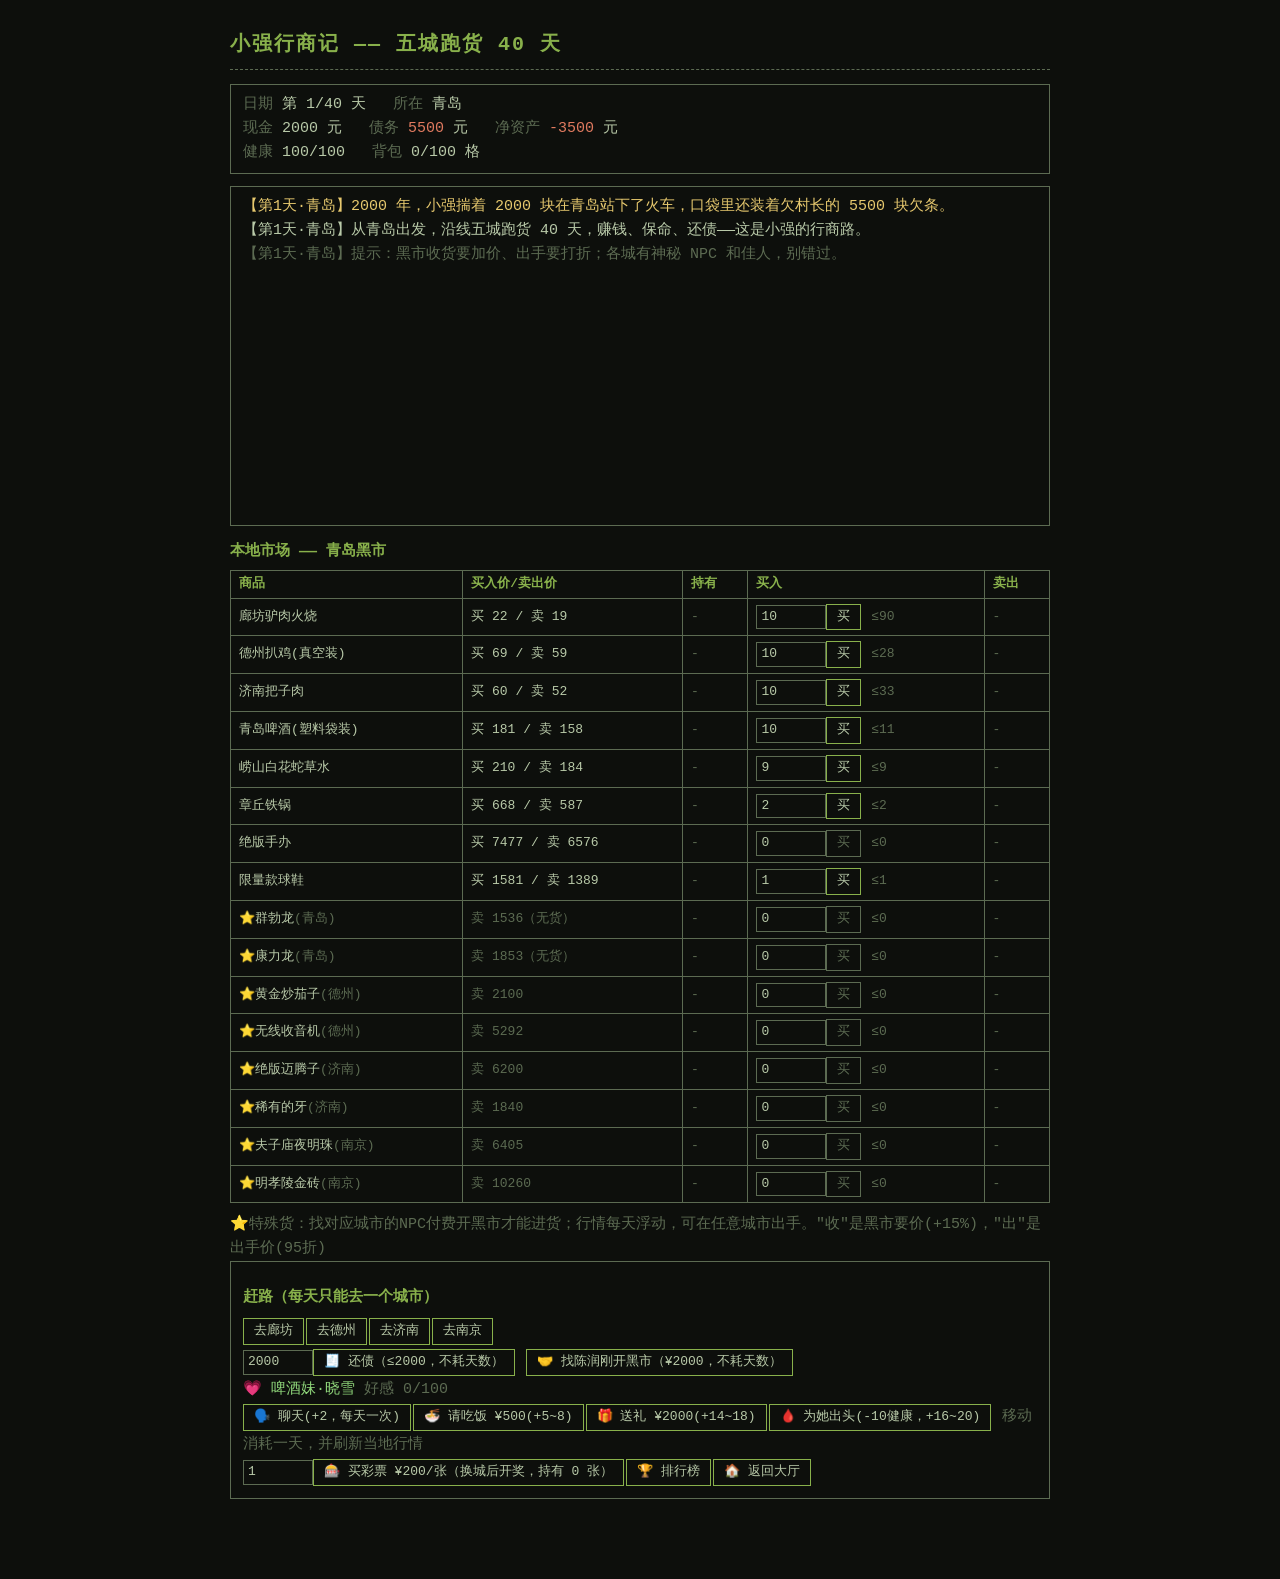
<file: xiaoqiang.html>
<!DOCTYPE html>
<html lang="zh-CN">
<head>
<meta charset="UTF-8">
<meta name="viewport" content="width=device-width, initial-scale=1.0">
<title>小强行商记</title>
<style>
  :root { --bg:#0d0f0c; --fg:#b8c9a8; --dim:#5c6b52; --good:#8fd67a; --bad:#e07a5f; --warn:#e6c86e; --accent:#88b04b; }
  * { box-sizing:border-box; }
  body { margin:0; background:var(--bg); color:var(--fg); font-family:"Cascadia Mono",Consolas,"Microsoft YaHei",monospace; font-size:15px; line-height:1.6; }
  #wrap { max-width:860px; margin:0 auto; padding:16px 20px 80px; }
  h1 { color:var(--accent); letter-spacing:2px; font-size:20px; border-bottom:1px dashed var(--dim); padding-bottom:8px; }
  #status { border:1px solid var(--dim); padding:8px 12px; margin-bottom:12px; white-space:pre-wrap; }
  #log { border:1px solid var(--dim); padding:8px 12px; height:340px; overflow-y:auto; white-space:pre-wrap; margin-bottom:12px; }
  .good { color:var(--good); } .bad { color:var(--bad); } .warn { color:var(--warn); } .dim { color:var(--dim); }
  h2 { color:var(--accent); font-size:15px; margin:14px 0 6px; }
  table { border-collapse:collapse; width:100%; margin-bottom:10px; }
  td, th { border:1px solid var(--dim); padding:3px 8px; font-size:13px; }
  th { color:var(--accent); text-align:left; }
  button { background:transparent; color:var(--fg); border:1px solid var(--accent); font:inherit; font-size:13px; padding:2px 10px; margin:2px 2px 2px 0; cursor:pointer; }
  button:hover { background:var(--accent); color:var(--bg); }
  button:disabled { color:var(--dim); border-color:var(--dim); cursor:not-allowed; }
  button:disabled:hover { background:transparent; color:var(--dim); }
  input[type=number] { width:70px; background:var(--bg); color:var(--fg); border:1px solid var(--dim); font:inherit; font-size:13px; padding:1px 4px; }
  #actions { border:1px solid var(--dim); padding:10px 12px; }
  .end { font-size:18px; color:var(--warn); }
  .tblwrap { overflow-x:auto; }
  /* 手机适配 */
  @media (max-width: 640px){
    body { font-size:14px; }
    #wrap { padding:10px 10px 60px; }
    h1 { font-size:16px; letter-spacing:1px; }
    #log { height:240px; padding:6px 8px; font-size:13px; }
    #status { font-size:13px; white-space:normal; }
    td, th { padding:4px 5px; font-size:12px; white-space:nowrap; }
    input[type=number] { width:58px; }
    button { padding:6px 12px; min-height:32px; } /* 触控友好 */
    #actions button { margin:4px 4px 4px 0; }
  }
</style>
</head>
<body>
<div id="wrap">
  <h1>小强行商记 —— 五城跑货 40 天</h1>
  <div id="status"></div>
  <div id="log"></div>
  <div id="market"></div>
  <div id="actions"></div>
</div>
<script>
"use strict";
// ==================== 数据 ====================
const TOTAL_DAYS = 40;
const ITEMS = [
  { id:1, name:"廊坊驴肉火烧",        base:8,    range:12,   desc:"便宜顶饱，走量起步" },
  { id:2, name:"德州扒鸡(真空装)",    base:45,   range:60,   desc:"铁路沿线硬通货" },
  { id:3, name:"济南把子肉",          base:30,   range:45,   desc:"便宜大碗，偶尔被吃货抢购" },
  { id:4, name:"青岛啤酒(塑料袋装)",  base:60,   range:120,  desc:"波动大，旺季暴涨" },
  { id:5, name:"崂山白花蛇草水",      base:120,  range:280,  desc:"传说中的神水，味道劝退" },
  { id:6, name:"章丘铁锅",            base:500,  range:600,  desc:"手工锻造，风吹起来就是天价" },
  { id:7, name:"绝版手办",            base:3000, range:4000, desc:"收藏圈硬通货，行情极端" },
  { id:8, name:"限量款球鞋",          base:800,  range:1500, desc:"炒鞋江湖，波动剧烈" },
];
const CITIES = ["青岛","廊坊","德州","济南","南京"];

// ==================== 佳人系统 ====================
const WOMEN = {
  "青岛": { name:"晓雪", title:"啤酒妹", lines:{
    chat:["晓雪擦着杯子冲你一笑：“又来啦？今天生啤给你多打半杯。”","晓雪：“海边风大，你少喝点凉的。”"],
    dinner:["你请晓雪吃了顿海鲜，她吃得眉开眼笑。","两人坐在栈桥边吹海风，晓雪话比平时多。"],
    gift:["晓雪拆开礼物愣了一下：“你……还挺用心。”","晓雪把礼物收进抽屉最里面，耳朵有点红。"],
    brawl:["几个醉汉调戏晓雪，小强抄起板凳干了一架，她一边给你包扎一边骂你傻。"],
    marry:["晓雪穿着红嫁衣站在啤酒馆门口：“以后……我给你留一辈子的座。”"],
  }},
  "德州": { name:"巧云", title:"扒鸡西施", lines:{
    chat:["巧云递给你一只鸡爪：“尝尝新卤的，不要钱。”","巧云哼着小曲剁鸡，看见你，刀都轻了几分。"],
    dinner:["你俩蹲在摊子后分一只扒鸡，巧云笑得直不起腰。","巧云带你回了趟老家，她娘一个劲儿给你夹菜。"],
    gift:["巧云捧着礼物半天没说话，转头多给你包了三只鸡腿。","巧云：“俺不要这些……但俺收下了。”"],
    brawl:["收保护费的又来了，小强挡在巧云摊前没让步，挂了彩。她红着眼给你上药。"],
    marry:["巧云的红盖头掀开那一刻，满街的鸡香都成了背景音。"],
  }},
  "济南": { name:"婉清", title:"泉边才女", lines:{
    chat:["婉清在泉边念诗，见你来，往旁边挪了挪：“今日风雅。”","婉清：“你身上有烟火气，我不讨厌。”"],
    dinner:["你请婉清吃了顿把子肉，她第一次没提‘斯文’二字。","婉清教你在泉边煮茶，煮着煮着天就黑了。"],
    gift:["婉清展开礼物，轻声说：“这份心意，我记账上了——用一生还的那种。”","婉清回赠你一首诗，藏在信封里，你没敢当街看。"],
    brawl:["有人撕了婉清的诗，小强当场翻了脸。她替你吹了吹伤口，说“粗鲁，但心善”。"],
    marry:["婉清执笔在你掌心写了个“囍”字：“诗里说，愿得一心人。”"],
  }},
  "南京": { name:"如玉", title:"秦淮佳人", lines:{
    chat:["如玉隔着窗问你：“外面的世界，可还热闹？”","如玉摇着团扇：“你来了，秦淮河都亮三分。”"],
    dinner:["你请如玉吃了顿盐水鸭，她笑你吃相，又给你剥了一只。","秦淮河上画舫夜游，如玉指着一处宅子说想有个家。"],
    gift:["如玉收下礼物，眸光流转：“你倒是大方。可我更想问你的一句话是……”","如玉把礼物摆在妆台正中央，说是‘镇台之宝’。"],
    brawl:["地痞砸了如玉的摊子，小强跟三个大汉周旋到底。她替你拭血：“呆子。”"],
    marry:["如玉凤冠霞帔：“从今往后，秦淮河畔，你是我的软肋与铠甲。”"],
  }},
};
// 成婚被动加成
const WIFE_PERK = {
  "晓雪":"特殊货火车站查获率 15% → 5%",
  "巧云":"疗养免费，且每次赶路自动回复 3 点健康",
  "婉清":"普通商品出手不打折（95折→原价）",
  "如玉":"NPC 进货价打 8 折，开黑市费用减半",
};
// 成就：key -> [名称, 描述]
const ACHVS = {
  marry1:   ["洞房花烛","首次成婚"],
  marry4:   ["齐人之福","四位佳人全部娶回家"],
  repayAll: ["无债一身轻","还清村长的所有欠款"],
  rich:     ["身家百万","结局净资产达到 100000"],
  seized:   ["查无此人","被火车站查获过至少一次"],
  died:     ["风流鬼","抱着佳人入眠时客死他乡"],
  broke:    ["白手起家","结局前现金和存款几乎归零又翻到 10000+"],
};

// ==================== 排行榜配置（Pantry 全服共享榜）====================
// 使用方法（一次性）：
//   1. 用浏览器打开游戏页面，F12 控制台运行 createPantry()
//   2. 控制台会输出 pantry ID，填到下面引号里并重新部署
//   3. 如果连不上 getpantry.cloud，排行榜自动降级为"本机榜"，不影响游戏
const PANTRY_ID = "";
const BASKET_API = id => `https://api.getpantry.cloud/pantry/${id}/basket/scores`;
// 特殊 NPC 黑市：付费解锁，只卖不买（货可以带到任何城市卖）
const NPCS = {
  "青岛": { name:"陈润刚", fee:2000, goods:[
    { id:"q1", name:"群勃龙",         buy:1200, sellBase:2400 },
    { id:"q2", name:"康力龙",         buy:800,  sellBase:1700 },
  ]},
  "德州": { name:"王胜举", fee:2500, goods:[
    { id:"d1", name:"黄金炒茄子",     buy:1800, sellBase:4200 },
    { id:"d2", name:"无线收音机",     buy:2600, sellBase:5400 },
  ]},
  "济南": { name:"张震", fee:3000, goods:[
    { id:"j1", name:"绝版迈腾子",     buy:3000, sellBase:6200 },
    { id:"j2", name:"稀有的牙",       buy:2200, sellBase:4600 },
  ]},
  "南京": { name:"禹发", fee:4000, goods:[
    { id:"n1", name:"夫子庙夜明珠",   buy:5000, sellBase:10500 },
    { id:"n2", name:"明孝陵金砖",     buy:4000, sellBase:9000 },
  ]},
};
const PRICE_EVENTS = [
  { text:"德州站前广场排起长队，扒鸡被抢购一空！",        item:2, mul:3 },
  { text:"美食博主探店把子肉，济南把子肉全网爆火！",      item:3, mul:4 },
  { text:"啤酒节开幕！青岛啤酒供不应求，价格狂飙！",      item:4, mul:4 },
  { text:"《舌尖》剧组拍了铁锅，章丘铁锅一夜封神！",      item:6, mul:5 },
  { text:"漫展人山人海，绝版手办一夜脱销，价格起飞！",      item:7, mul:3 },
  { text:"球鞋圈疯传绝版联名，限量款球鞋被炒上天价！",        item:8, mul:4 },
  { text:"养生专家直播吹爆蛇草水，割韭菜无数！",          item:5, mul:6 },
  { text:"物流恢复，外地火烧大量涌入，价格崩了。",        item:1, div:3 },
  { text:"官方宣布手办再版，现货价格应声跳水。",          item:7, div:4 },
  { text:"啤酒节结束，青岛啤酒大量滞销。",                item:4, div:5 },
  { text:"铁路高速化，沿线特产不再稀缺，扒鸡跌价。",      item:2, div:4 },
  { text:"章丘铁锅被曝机器量产，信仰崩塌，价格跳水。",    item:6, div:5 },
  { text:"品牌方闪电补货，炒鞋市场风声鹤唳，价格崩了。",      item:8, div:4 },
];
const CASH_EVENTS = [
  { text:"火车站口一个汉子拦住你：\"兄弟，给点钱用！\"",      pct:10 },
  { text:"一个大爷碰了你一下：\"别撞了！\"然后要医药费。",    pct:40 },
  { text:"三个戴红袖章的大妈揪住你：\"外地人？罚款！\"",      pct:20 },
  { text:"中介说：\"办暂住证，交点手续费。\"",                pct:15 },
  { text:"你在夜市吃串被多收了钱，还不敢吭声。",              pct:10 },
  { text:"城管来了，你的摊子被掀，货损惨重。",                pct:25 },
];

// ==================== 状态 ====================
let S = null;
const rnd = n => Math.floor(Math.random()*n);
const pick = arr => arr[rnd(arr.length)];

function priceOf(item){ return item.base + rnd(item.range + 1); }
function newMarket(city){ city = city || S.city; return ITEMS.map(it => ({ id:it.id, price:S.prices[city][it.id] })); }
function rollPrices(){ // 单城初始价格
  const p = {};
  for (const it of ITEMS) p[it.id] = priceOf(it);
  return p;
}
function driftPrices(city){ // 该城价格在其自身上次价格基础上 ±25% 漂移
  const p = S.prices[city];
  for (const it of ITEMS){
    let np = Math.round(p[it.id] * (0.75 + rnd(51)/100));
    const maxP = (it.base + it.range) * 2;
    p[it.id] = Math.max(1, Math.min(maxP, np));
  }
}
function newSpecialPrices(){ // 特殊货出手行情：0.35~1.55 倍基准——低位会跌破进货价，囤货有风险
  const p = {};
  for (const c in NPCS) for (const g of NPCS[c].goods)
    p[g.id] = Math.max(1, Math.round(g.sellBase * (0.35 + rnd(121)/100)));
  return p;
}

function initState(){
  return {
    day: 1, city: "青岛", cash: 2000, debt: 5500, health: 100,
    bag: {}, // itemId -> {qty, avg}（普通商品 id 为数字，特殊货为字符串）
    capacity: 100,
    prices: {}, // 各城独立价格：城市 -> 商品id -> 价格
    market: [],
    specialPrices: newSpecialPrices(),
    npcUnlocked: {}, // 已付费解锁的黑市：城市名 -> true
    npcStock: {},    // NPC 本次供货量：货id -> 剩余件数（换城补货）
    favor: {},       // 佳人好感度：名字 -> 0~100
    married: [],     // 已成婚的佳人
    chatToday: {},   // 今日已聊天：名字 -> true
    tickets: 0,      // 手里的彩票张数（换城后开奖）
    achv: [],        // 已达成成就 key
    ended: false, journal: [],
  };
}

// ==================== 成就 ====================
function grant(key){
  if (S.achv.includes(key) || !ACHVS[key]) return;
  S.achv.push(key);
  log(`🎉 达成成就【${ACHVS[key][0]}】—— ${ACHVS[key][1]}`, "good");
}

// ==================== 日志 ====================
function log(text, cls){
  const el = document.getElementById("log");
  const div = document.createElement("div");
  if (cls) div.className = cls;
  div.textContent = `【第${S.day}天·${S.city}】${text}`;
  el.appendChild(div);
  el.scrollTop = el.scrollHeight;
}

// ==================== 核心逻辑 ====================
function bagUsed(){ return Object.values(S.bag).reduce((s,e)=>s+e.qty,0); }

function travel(dest){
  if (S.ended || dest === S.city) return;
  S.day += 1;
  S.city = dest;
  S.market = newMarket();
  log(`小强坐上了去${dest}的车……`, "dim");
  drawLottery(); // 上一城的彩票开奖

  // 债务利息
  if (S.debt > 0){
    const interest = Math.floor(S.debt * 15 / 100);
    S.debt += interest;
    if (interest > 0) log(`村长托人带话：欠款利息 +${interest}，现在欠 ${S.debt} 元。`, "warn");
  }
  // 各城价格独立漂移 + 特殊货行情刷新
  if (!S.prices[dest]) S.prices[dest] = rollPrices(); // 首次到达的城，掷初始价
  driftPrices(dest);
  S.market = newMarket(dest);
  S.specialPrices = newSpecialPrices();
  // NPC 补货：每样特殊货 5 件，卖完要等下次换城
  S.npcStock = {};
  if (NPCS[dest]) for (const g of NPCS[dest].goods) S.npcStock[g.id] = 5;
  // 巧云成婚：赶路时顺路照看小强
  if (S.married.includes("巧云") && S.health > 0 && S.health < 100){
    S.health = Math.min(100, S.health + 3);
    log(`💊 巧云塞给小强一包卤味和伤药：“路上不许亏待自己。”健康 +3`, "good");
  }
  // 成就：白手起家（落魄过又爬起来）
  if (S.cash < 100) S.wasBroke = true;
  if (S.wasBroke && S.cash >= 10000) grant("broke");

  // 火车站安检：黑市货（⭐特殊货）有几率被整批查获（晓雪成婚则 15% → 5%）
  const seizeRate = S.married.includes("晓雪") ? 5 : 15;
  for (const id of Object.keys(S.bag)){
    if (typeof id !== "string") continue;
    if (rnd(100) < seizeRate){
      grant("seized");
      const g = findSpecial(id);
      const e = S.bag[id];
      const loss = (S.specialPrices[id] || g.sellBase) * e.qty;
      delete S.bag[id];
      log(`🚔 火车站安检口被拦下！${e.qty} 件${g.name}被查获没收（价值约 ${loss} 元），小强眼睁睁看着货被搬走……`, "bad");
    }
  }

  // 商业事件（60% 概率）
  if (rnd(10) < 6){
    const ev = pick(PRICE_EVENTS);
    const q = S.market.find(m => m.id === ev.item);
    const item = ITEMS.find(i => i.id === ev.item);
    if (ev.mul) q.price = Math.round(q.price * ev.mul);
    else q.price = Math.max(1, Math.round(q.price / ev.div));
    S.prices[S.city][ev.item] = q.price; // 事件价记入本城价格基线
    log(`📰 ${ev.text}（${item.name} 现价 ${q.price}）`, "warn");
  }

  // 现金事件（35% 概率）
  if (rnd(20) < 7 && S.cash > 0){
    const ev = pick(CASH_EVENTS);
    const loss = Math.floor(S.cash * ev.pct / 100);
    S.cash -= loss;
    log(`💸 ${ev.text}（现金 -${loss}）`, "bad");
  }

  // 欠款太多被揍
  if (S.debt > 100000){
    S.health -= 30;
    log(`👊 小强欠钱太多，村长叫老乡们把小强揍了一顿！（健康 -30）`, "bad");
  }

  // 终局判定
  if (S.health <= 0){
    log("小强倒在了路边，日记本上写着：\"这条线，我还会再来的！\"", "bad");
    endGame("died");
    return;
  }
  if (S.day >= TOTAL_DAYS){
    endGame("timeup");
    return;
  }
  if (S.day === TOTAL_DAYS - 1) log("⏰ 明天就是最后一天了，快清仓回乡！", "warn");
  render();
}

// ======== 价格辅助：难度来自买卖差价（黑市收货 +8%，出手 -10%）========
function findSpecial(id){
  for (const c in NPCS){ const g = NPCS[c].goods.find(g => g.id === id); if (g) return g; }
  return null;
}
function buyUnitPrice(id){
  if (typeof id === "string") return findSpecial(id).buy;       // 特殊货：NPC 固定价
  const q = S.market.find(m => m.id === id);
  return Math.ceil(q.price * 1.08);                              // 普通货：加价 8% 收
}
function sellUnitPrice(id){
  if (typeof id === "string") return S.specialPrices[id] || 0;   // 特殊货：每日浮动行情
  const q = S.market.find(m => m.id === id);
  if (S.married.includes("婉清")) return q.price;                // 婉清执笔吆喝：出手不打折
  return Math.floor(q.price * 0.95);                             // 普通货：出手 95 折
}

function buy(id, qty){
  if (qty <= 0) return;
  let unit, name, maxByStock = Infinity;
  if (typeof id === "string"){ // 特殊货：只能在货主城市、且已解锁黑市时购买
    const npc = NPCS[S.city];
    const g = npc && npc.goods.find(g => g.id === id);
    if (!g){ log("这里没人卖这个货。", "bad"); return; }
    if (!S.npcUnlocked[S.city]){ log(`先找到${npc.name}付钱开黑市。`, "bad"); return; }
    const stock = S.npcStock[id] || 0;
    if (stock <= 0){ log(`${npc.name}两手一摊：“这批货出完了，等下批。”（换城补货）`, "bad"); return; }
    unit = S.married.includes("如玉") ? Math.round(g.buy * 0.8) : g.buy; // 如玉成婚打 8 折
    name = g.name;
    maxByStock = stock;
  } else {
    unit = buyUnitPrice(id);
    name = ITEMS.find(i => i.id === id).name;
  }
  const free = S.capacity - bagUsed();
  const maxAffordable = Math.floor(S.cash / unit);
  const maxQty = Math.min(free, maxAffordable, maxByStock);
  if (qty > maxQty){
    if (maxQty <= 0){ log(free === 0 ? "背包满了。" : maxAffordable === 0 ? "现金不够。" : `${name}这批只剩 ${maxByStock} 件了。`, "bad"); return; }
    qty = maxQty;
    const why = free < maxAffordable && free <= maxByStock ? "背包格数" : maxByStock <= maxAffordable ? "NPC 库存" : "现金";
    log(`数量超出上限，自动改为买 ${qty} 件（受${why}限制）。`, "warn");
  }
  const cost = unit * qty;
  const e = S.bag[id] || { qty:0, avg:0 };
  e.avg = Math.round((e.avg*e.qty + unit*qty) / (e.qty+qty));
  e.qty += qty;
  S.bag[id] = e;
  S.cash -= cost;
  if (typeof id === "string") S.npcStock[id] -= qty;
  log(`买了 ${qty} 件${name}，单价 ${unit}，花 ${cost} 元（均价 ${e.avg}）。`);
  render();
}

function sell(id, qty){
  const e = S.bag[id];
  if (!e || qty <= 0) return;
  if (qty > e.qty) qty = e.qty;
  const unit = sellUnitPrice(id);
  const item = findSpecial(id) || ITEMS.find(i => i.id === id);
  const earn = unit * qty;
  const profit = (unit - e.avg) * qty;
  e.qty -= qty;
  if (e.qty === 0) delete S.bag[id];
  S.cash += earn;
  log(`卖出 ${qty} 件${item.name}，单价 ${unit}，收入 ${earn} 元，${profit>=0?"赚":"亏"} ${Math.abs(profit)}。`, profit>=0?"good":"bad");
  render();
}

function heal(){
  if (S.health >= 100){ log("小强身体倍儿棒，不用补。", "dim"); return; }
  const gain = Math.min(10, 100 - S.health);
  const cost = S.married.includes("巧云") ? 0 : gain * 15;
  if (cost > S.cash){ log(`疗养要 ${cost} 元，现金不够。`, "bad"); return; }
  S.cash -= cost;
  S.health += gain;
  log(cost === 0
    ? `💊 巧云给小强熬了药、揉了筋骨：“俺家的人，不许带伤赶路。”健康 +${gain}（分文不取）。`
    : `💊 在街头诊所扎了几针、灌了两碗汤药，健康 +${gain}（花 ${cost} 元，不耗天数）。`, "good");
  render();
}

function buyTicket(n){
  if (S.ended) return;
  n = Math.floor(n || 0);
  if (n <= 0) return;
  const cost = n * 200;
  if (cost > S.cash){ log(`彩票 ${cost} 元，现金不够。`, "bad"); return; }
  S.cash -= cost;
  S.tickets += n;
  log(`🎰 买了 ${n} 张彩票（¥${cost}），现在共持有 ${S.tickets} 张。坐车离开本城后开奖。`);
  render();
}

function drawLottery(){ // 每次换城后开奖，逐张判定
  if (S.tickets <= 0) return;
  let prize = 0, jAckpot = 0, big = 0, mid = 0, small = 0;
  for (let i = 0; i < S.tickets; i++){
    const roll = rnd(1000); // 千分位
    if (roll < 2){ prize += 20000; jAckpot++; }        // 0.2% 头奖 20000
    else if (roll < 12){ prize += 5000; big++; }       // 1% 二等奖 5000
    else if (roll < 60){ prize += 1000; mid++; }       // 4.8% 三等奖 1000
    else if (roll < 180){ prize += 300; small++; }     // 12% 小奖 300
  }
  log(`🎰 开奖！${S.tickets} 张彩票：头奖×${jAckpot} 二等×${big} 三等×${mid} 小奖×${small}`, prize > 0 ? "good" : "dim");
  if (prize > 0){
    S.cash += prize;
    log(`💰 彩票共中奖 ${prize} 元！${jAckpot ? "小强手抖着数了好几遍——头奖！" : ""}`, "good");
  } else {
    log(`🕳️ 颗粒无收，废纸 ${S.tickets} 张。`);
  }
  S.tickets = 0;
}

function repay(amt){ // 还债：不耗天数，还多少少多少，日息按剩余欠款计算
  if (S.ended || S.debt <= 0) return;
  amt = Math.floor(amt || 0);
  if (amt <= 0){ log("还债金额得大于 0。", "bad"); return; }
  const maxPay = Math.min(S.cash, S.debt);
  if (amt > maxPay){
    if (maxPay <= 0){ log("现金不够还债。", "bad"); return; }
    amt = maxPay;
    log(`金额超出上限，自动改为还 ${amt} 元（受${S.cash < S.debt ? "现金" : "欠款余额"}限制）。`, "warn");
  }
  S.cash -= amt;
  S.debt -= amt;
  if (S.debt === 0) grant("repayAll");
  log(`🧾 还给村长 ${amt} 元${S.debt > 0 ? `，还欠 ${S.debt} 元` : "，欠款清零！腰杆终于直了！"}。`, S.debt > 0 ? "" : "good");
  render();
}

// ==================== 佳人交互 ====================
function womanOf(city){ return WOMEN[city] || null; }
function favorOf(name){ return S.favor[name] || 0; }
function addFavor(name, amt){
  const before = favorOf(name);
  S.favor[name] = Math.min(100, before + amt);
  const w = Object.values(WOMEN).find(w => w.name === name);
  log(`💗 ${name}好感度 +${S.favor[name]-before}（${S.favor[name]}/100）`);
  if (before < 100 && S.favor[name] >= 100) log(`💞 ${name}看你的眼神变了。或许……可以成婚了？`, "good");
}

function interactWoman(name, kind){
  const w = Object.values(WOMEN).find(w => w.name === name);
  if (!w) return;
  const lines = w.lines[kind] || [""];
  const line = pick(lines);
  if (kind === "chat"){
    if (S.chatToday[name]){ log(`${name}：“今天话都说完啦，明天再来。”`, "dim"); return; }
    S.chatToday[name] = true;
    log(`🗣️ ${line}`);
    addFavor(name, 2);
  } else if (kind === "dinner"){
    const cost = 500;
    if (S.cash < cost){ log(`请${name}吃饭要 ${cost} 元，现金不够。`, "bad"); return; }
    S.cash -= cost;
    log(`🍜 ${line}（¥${cost}）`);
    addFavor(name, 5 + rnd(4));
  } else if (kind === "gift"){
    const cost = 2000;
    if (S.cash < cost){ log(`像样的礼物得 ${cost} 元，现金不够。`, "bad"); return; }
    S.cash -= cost;
    log(`🎁 ${line}（¥${cost}）`);
    addFavor(name, 14 + rnd(5));
  } else if (kind === "brawl"){
    if (S.health <= 15){ log("小强伤得太重，打不动了。", "bad"); return; }
    S.health -= 10;
    log(`🩸 ${line}（健康 -10）`, "bad");
    addFavor(name, 16 + rnd(5));
    if (S.health <= 0){
      log("小强倒在了佳人面前……", "bad");
      endGame("died");
      return;
    }
  }
  render();
}

function marry(name){
  const w = Object.values(WOMEN).find(w => w.name === name);
  if (favorOf(name) < 100){ log(`${name}还没答应你。好感度要满 100。`, "bad"); return; }
  const fee = 5000;
  if (S.cash < fee){ log(`办婚礼得 ${fee} 元，先攒攒家底。`, "bad"); return; }
  S.cash -= fee;
  S.married.push(name);
  grant("marry1");
  if (S.married.length >= Object.keys(WOMEN).length) grant("marry4");
  log(`🏮 ${pick(w.lines.marry)}（婚礼 ¥${fee}）`, "good");
  log(`💐 ${name}成为小强的媳妇！被动加成：${WIFE_PERK[name]}`, "good");
  render();
}

function unlockNpc(){ // 付费解锁当地 NPC 黑市
  const npc = NPCS[S.city];
  if (!npc || S.npcUnlocked[S.city]) return;
  if (S.cash < npc.fee){ log(`${npc.name}撇撇嘴："${npc.fee} 块都拿不出来，谈什么生意？"`, "bad"); return; }
  S.cash -= npc.fee;
  S.npcUnlocked[S.city] = true;
  log(`🤝 付了 ${npc.fee} 元，${npc.name}终于松口："以后我的货，你随便拿。" ${S.city}黑市解锁！`, "good");
  render();
}

// ==================== 排行榜 ====================
const LB_KEY = "daoye:localScores";
const localBoard = () => { try { return JSON.parse(localStorage.getItem(LB_KEY)) || []; } catch(e){ return []; } };
const saveLocalBoard = list => localStorage.setItem(LB_KEY, JSON.stringify(list.sort((a,b)=>b.wealth-a.wealth).slice(0,50)));
const validBoard = list => Array.isArray(list) ? list.filter(e => e && typeof e.wealth === "number") : [];

async function boardFetch(){ // 云榜优先，失败退回本机榜
  if (PANTRY_ID){
    try {
      const r = await fetch(BASKET_API(PANTRY_ID), { cache:"no-store" });
      if (r.ok) return validBoard(await r.json());
    } catch(e){}
  }
  return localBoard();
}

async function boardPush(rec){
  const lb = localBoard(); lb.push(rec); saveLocalBoard(lb); // 本机永远留一份
  if (!PANTRY_ID) return "本机排行榜（未配置云存储）";
  try {
    let list = [];
    const r0 = await fetch(BASKET_API(PANTRY_ID), { cache:"no-store" });
    if (r0.ok) list = validBoard(await r0.json());
    list.push(rec);
    const r1 = await fetch(BASKET_API(PANTRY_ID), {
      method:"PUT", headers:{ "Content-Type":"application/json" },
      body: JSON.stringify(list.slice(-200)),
    });
    if (r1.ok) return "全服排行榜";
    throw 0;
  } catch(e){ return "本机排行榜（云端暂不可达）"; }
}

function uploadScore(reason, wealth){
  const name = prompt("混完了！留下大名上排行榜（留空则匿名）：", "") || "无名小强";
  const rec = { name, wealth, day:S.day, city:S.city, died:reason==="died", at:new Date().toISOString() };
  boardPush(rec).then(where => log(`🏆 成绩已记入${where}。`, "dim"));
}

async function createPantry(){ // 在浏览器控制台运行一次，输出 pantry ID 填进 PANTRY_ID
  try {
    const r = await fetch("https://api.getpantry.cloud/pantry", {
      method:"POST", headers:{"Content-Type":"application/json"},
      body: JSON.stringify({ name: "行商排行榜" }),
    });
    const j = await r.json();
    if (j.id){ console.log("pantry ID = " + JSON.stringify(j.id)); return j.id; }
    console.log("创建失败：" + JSON.stringify(j));
    return "";
  } catch(e){ console.log("创建失败（网络不通），排行榜将使用本机榜"); return ""; }
}

async function showBoard(){
  const list = (await boardFetch()).sort((a,b)=>b.wealth-a.wealth).slice(0,10);
  let text = "🏆 行商排行榜 TOP10 🏆\n" + (PANTRY_ID ? "" : "（本机榜：未配置云存储）\n");
  if (!list.length) text += "（还没人上榜，你就是第一个传奇）";
  list.forEach((e,i) => {
    text += `${String(i+1).padStart(2)}. ${String(e.name).slice(0,12)}  ${e.wealth} 元  第${e.day}天·${e.city}${e.died?"（客死）":""}\n`;
  });
  alert(text);
}

function endGame(reason){
  S.ended = true;
  const wealth = S.cash - S.debt;
  if (wealth >= 100000) grant("rich");
  let title;
  if (reason === "died") title = S.married.length
    ? `小强客死他乡……${S.married.join("、")}在村口等了一辈子。`
    : "小强客死他乡……（健康耗尽）";
  else if (S.married.length === Object.keys(WOMEN).length) title = "四位佳人在村口支了四张桌子，小强的家宴成了传说。";
  else if (S.married.length && wealth >= 100000) title = `小强带着${S.married[0]}衣锦还乡，村里人都说这段姻缘是修来的。`;
  else if (S.married.length && wealth >= 30000) title = `小强和${S.married[0]}回了村，日子不算大富，倒也和美。`;
  else if (wealth >= 100000) title = "衣锦还乡！小强成了村里的传奇！";
  else if (wealth >= 30000) title = "体面回乡，村里人都说小强有出息。";
  else if (wealth >= 5500) title = "还清欠款，小强攒下了一点积蓄。";
  else if (wealth >= 0) title = "勉强还清欠款，兜里空空。小强叹了口气。";
  else title = "小强没能还清欠款，被村长追着跑……";
  log(`=== 结局 ===`, "dim");
  log(`${title}`, "end");
  log(`最终资产 = 现金 ${S.cash} - 债务 ${S.debt} = ${wealth} 元`, "end");
  if (S.married.length) log(`💍 娶了：${S.married.join("、")}`, "good");
  if (S.achv.length){
    log(`🏅 本局成就：${S.achv.map(k => ACHVS[k][0]).join("、")}`, "warn");
  }
  log(`存活 ${S.day} 天。`, "dim");
  uploadScore(reason, wealth);
  render();
}

// ==================== 渲染 ====================
function esc(s){ return s.replace(/[&<>"]/g, c => ({"&":"&amp;","<":"&lt;",">":"&gt;",'"':"&quot;"}[c])); }

function render(){
  const used = bagUsed();
  const wealth = S.cash - S.debt;
  document.getElementById("status").innerHTML =
`<span class="dim">日期</span> 第 ${S.day}/${TOTAL_DAYS} 天   <span class="dim">所在</span> ${esc(S.city)}
<span class="dim">现金</span> ${S.cash} 元   <span class="dim">债务</span> <span class="bad">${S.debt}</span> 元   <span class="dim">净资产</span> <span class="${wealth>=0?"good":"bad"}">${wealth}</span> 元
<span class="dim">健康</span> ${S.health}/100   <span class="dim">背包</span> ${used}/${S.capacity} 格`;

  if (S.ended){
    document.getElementById("market").innerHTML = "";
    document.getElementById("actions").innerHTML =
      `<button onclick="location.reload()">再来一局</button><button onclick="showBoard()">🏆 排行榜</button><button onclick="location.href='./'">返回大厅</button>`;
    return;
  }

  let h = `<h2>本地市场 —— ${esc(S.city)}黑市</h2><div class="tblwrap"><table><tr><th>商品</th><th>买入价/卖出价</th><th>持有</th><th>买入</th><th>卖出</th></tr>`;
  const free = S.capacity - bagUsed();
  const rowOf = (id, displayName, priceText, unit, stockLimit) => {
    const e = S.bag[id];
    let maxBuy = unit === Infinity ? 0 : Math.max(0, Math.min(free, Math.floor(S.cash / unit)));
    if (stockLimit !== undefined) maxBuy = Math.min(maxBuy, stockLimit);
    const qid = typeof id === "string" ? `'${id}'` : id;
    return `<tr><td>${displayName}</td><td>${priceText}</td>
      <td>${e ? e.qty+"件(均价"+e.avg+")" : '<span class="dim">-</span>'}</td>
      <td><input type="number" id="b${id}" min="1" max="${maxBuy}" ${maxBuy>0?`value="${Math.min(10,maxBuy)}"`:'value="0" disabled'}><button onclick="buy(${qid},+document.getElementById('b${id}').value)" ${maxBuy<=0?"disabled":""}>买</button><span class="dim"> ≤${maxBuy}</span></td>
      <td>${e ? `<input type="number" id="s${id}" min="1" max="${e.qty}" value="${e.qty}"><button onclick="sell(${qid},+document.getElementById('s${id}').value)">卖</button>` : '<span class="dim">-</span>'}</td></tr>`;
  };
  for (const q of S.market){
    const it = ITEMS.find(i => i.id === q.id);
    // 显示与结算同源：直接调用买卖单价函数，杜绝显示/实际不一致
    h += rowOf(q.id, `<span title="${esc(it.desc)}">${it.name}</span>`, `买 ${buyUnitPrice(q.id)} / 卖 ${sellUnitPrice(q.id)}`, buyUnitPrice(q.id));
  }
  // 特殊货：任何城市都能按当日行情出手
  for (const c in NPCS) for (const g of NPCS[c].goods){
    const sellP = S.specialPrices[g.id];
    const stock = S.npcStock[g.id] || 0;
    const canBuy = c === S.city && S.npcUnlocked[c] && stock > 0;
    const unitP = S.married.includes("如玉") ? Math.round(g.buy*0.8) : g.buy;
    h += rowOf(g.id, `⭐${g.name}<span class="dim">(${c})</span>`,
      canBuy ? `买 ${unitP} / 卖 ${sellP} <span class="dim">货剩${stock}</span>` : `<span class="dim">卖 ${sellP}${c===S.city?"（无货）":""}</span>`,
      canBuy ? unitP : Infinity,
      canBuy ? stock : undefined);
  }
  h += `</table></div>`;
  h += `<span class="dim">⭐特殊货：找对应城市的NPC付费开黑市才能进货；行情每天浮动，可在任意城市出手。"收"是黑市要价(+15%)，"出"是出手价(95折)</span>`;
  document.getElementById("market").innerHTML = h;

  let a = `<h2>赶路（每天只能去一个城市）</h2>`;
  for (const c of CITIES){
    if (c !== S.city) a += `<button onclick="travel('${c}')">去${c}</button>`;
  }
  if (S.health < 100){
    const gain = Math.min(10, 100 - S.health);
    a += `<br><button onclick="heal()">💊 疗养 +${gain}健康（¥${gain*15}，不耗天数）</button>`;
  }
  if (S.debt > 0){
    const maxPay = Math.min(S.cash, S.debt);
    a += `<br><input type="number" id="repayAmt" min="1" max="${maxPay}" ${maxPay>0?`value="${maxPay}"`:'value="0" disabled'}><button onclick="repay(+document.getElementById('repayAmt').value)" ${maxPay<=0?"disabled":""}>🧾 还债（≤${maxPay}，不耗天数）</button>`;
  }
  const npc = NPCS[S.city];
  if (npc && !S.npcUnlocked[S.city]){
    a += ` <button onclick="unlockNpc()">🤝 找${npc.name}开黑市（¥${npc.fee}，不耗天数）</button>`;
  } else if (npc){
    a += ` <span class="dim">🤝 ${npc.name}的黑市已向你开放</span>`;
  }
  const w = womanOf(S.city);
  if (w && !S.married.includes(w.name)){
    const fv = favorOf(w.name);
    a += `<br><span class="good">💗 ${w.title}·${w.name}</span> <span class="dim">好感 ${fv}/100${S.married.length?"（已婚另娶？你随意）":""}</span><br>`;
    a += `<button onclick="interactWoman('${w.name}','chat')">🗣️ 聊天(+2，每天一次)</button>`;
    a += `<button onclick="interactWoman('${w.name}','dinner')">🍜 请吃饭 ¥500(+5~8)</button>`;
    a += `<button onclick="interactWoman('${w.name}','gift')">🎁 送礼 ¥2000(+14~18)</button>`;
    a += `<button onclick="interactWoman('${w.name}','brawl')">🩸 为她出头(-10健康，+16~20)</button>`;
    if (fv >= 100) a += `<button onclick="marry('${w.name}')">🏮 迎娶${w.name}（婚礼 ¥5000）</button>`;
  } else if (w){
    a += ` <span class="good">💍 ${w.name}是你的媳妇（${WIFE_PERK[w.name]}）</span>`;
  }
  a += `<span class="dim"> 移动消耗一天，并刷新当地行情</span><br><input type="number" id="tktn" min="1" max="99" value="1"><button onclick="buyTicket(+document.getElementById('tktn').value)">🎰 买彩票 ¥200/张（换城后开奖，持有 ${S.tickets} 张）</button><button onclick="showBoard()">🏆 排行榜</button><button onclick="if(confirm('回大厅将丢失当前进度，确定？'))location.href='./'">🏠 返回大厅</button>`;
  document.getElementById("actions").innerHTML = a;
}

// ==================== 开局 ====================
S = initState();
for (const c of CITIES) S.prices[c] = rollPrices(); // 各城掷独立初始价
S.market = newMarket();
log("2000 年，小强揣着 2000 块在青岛站下了火车，口袋里还装着欠村长的 5500 块欠条。", "warn");
log("从青岛出发，沿线五城跑货 40 天，赚钱、保命、还债——这是小强的行商路。");
log("提示：黑市收货要加价、出手要打折；各城有神秘 NPC 和佳人，别错过。", "dim");
render();
</script>
</body>
</html>
</file>
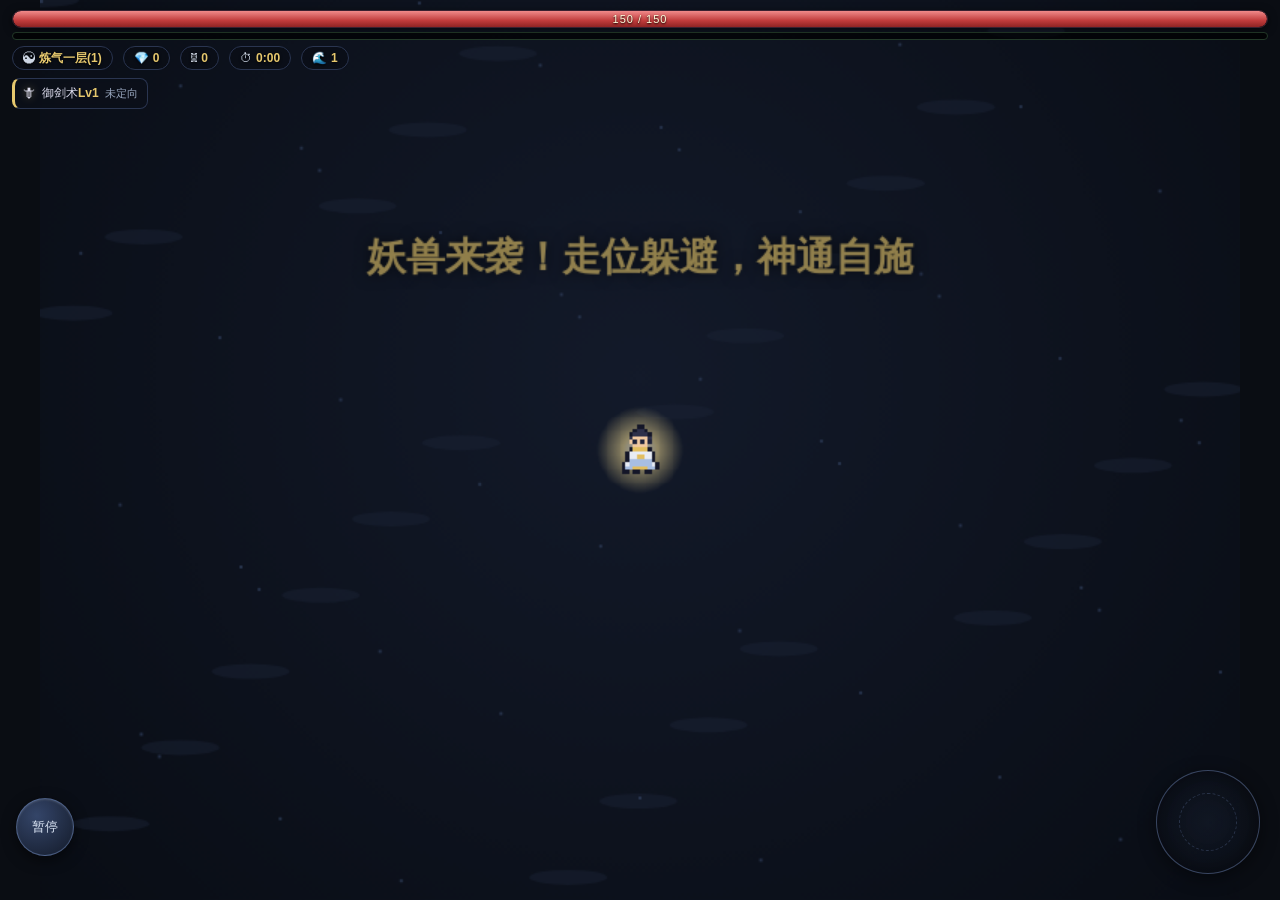
<file: yujian.html>
<!DOCTYPE html>
<html lang="zh-CN">
<head>
<meta charset="UTF-8">
<meta name="viewport" content="width=device-width, initial-scale=1.0, maximum-scale=1.0, user-scalable=no">
<title>御剑求生录 · 仙侠肉鸽</title>
<style>
  :root{--bg:#0a0d13;--panel:rgba(20,26,38,.92);--hi:#e6c86e;--ok:#7bc96f;--bad:#e05c5c;--blue:#7aa2c9;--line:#2a3550;}
  *{margin:0;padding:0;box-sizing:border-box;-webkit-tap-highlight-color:transparent;user-select:none;}
  html,body{height:100%;overflow:hidden;background:var(--bg);color:#eee;
    font:14px/1.5 "Microsoft YaHei",sans-serif;touch-action:none;}
  canvas{display:block;position:absolute;inset:0;}
  /* ---- HUD 顶栏 ---- */
  #hud{position:absolute;top:10px;left:12px;right:12px;pointer-events:none;z-index:5;}
  #hpwrap{position:relative;height:18px;border-radius:9px;overflow:hidden;
    background:linear-gradient(#000c,#0009);border:1px solid #3a2030;box-shadow:0 2px 8px #0008;}
  #hpfill{height:100%;width:100%;border-radius:8px;
    background:linear-gradient(180deg,#f08a8a,#c03b3b 60%,#8f2424);transition:width .15s;}
  #hptext{position:absolute;inset:0;display:flex;align-items:center;justify-content:center;
    font-size:11px;color:#ffd;text-shadow:0 1px 2px #000;letter-spacing:1px;}
  #xpwrap{margin-top:4px;height:8px;border-radius:4px;overflow:hidden;background:#000a;border:1px solid #243a2a;}
  #xpfill{height:100%;width:0%;border-radius:4px;background:linear-gradient(90deg,#3f8f5a,#8fe0a8);transition:width .15s;}
  #hudinfo{margin-top:6px;font-size:12px;color:#cdd6e4;text-shadow:0 1px 3px #000;
    display:flex;gap:10px;flex-wrap:wrap;align-items:center;}
  #hudinfo b{color:var(--hi);font-weight:600;}
  .pill{display:inline-flex;align-items:center;gap:4px;background:rgba(10,14,22,.62);
    border:1px solid var(--line);border-radius:20px;padding:2px 10px;backdrop-filter:blur(3px);}
  /* ---- 技能栏 ---- */
  #skillsHud{position:absolute;top:78px;left:12px;z-index:5;pointer-events:none;
    display:flex;flex-direction:column;gap:5px;}
  #skillsHud .sk{display:flex;align-items:center;gap:6px;background:rgba(12,16,26,.72);
    border:1px solid var(--line);border-left:3px solid var(--hi);border-radius:8px;
    padding:3px 9px 3px 6px;font-size:12px;color:#dde;backdrop-filter:blur(3px);}
  #skillsHud .sk .ico{font-size:15px;filter:drop-shadow(0 0 4px #e6c86e66);}
  #skillsHud .sk .dir{color:#9aa8c0;font-size:11px;}
  /* ---- 摇杆 ---- */
  #stick{position:absolute;right:20px;bottom:26px;width:104px;height:104px;border-radius:50%;
    border:1.5px solid rgba(140,170,230,.35);background:radial-gradient(circle,rgba(30,40,60,.35),rgba(10,14,22,.15));
    box-shadow:inset 0 0 24px #0006, 0 4px 18px #0007;z-index:10;transition:opacity .15s;touch-action:none;}
  #stick.live{border-color:rgba(170,200,255,.55);box-shadow:inset 0 0 24px #0006, 0 0 22px rgba(122,162,201,.25);}
  #stick::after{content:"";position:absolute;inset:22%;border-radius:50%;border:1px dashed rgba(140,170,230,.22);}
  stickKnob{position:absolute;left:29px;top:29px;width:46px;height:46px;border-radius:50%;
    background:radial-gradient(circle at 35% 30%,#b9d4ff,#5f86c9 65%,#3c5a95);
    box-shadow:0 3px 12px #000a, inset 0 -4px 8px #0006, 0 0 14px #7aa2c955;
    transition:left .08s ease-out,top .08s ease-out;}
  /* ---- 圆形按钮 ---- */
  .cbtn{width:58px;height:58px;border-radius:50%;font-size:13px;color:#dce6f5;
    border:1.5px solid rgba(140,170,230,.4);background:radial-gradient(circle at 35% 30%,rgba(60,80,120,.85),rgba(20,28,44,.9));
    box-shadow:0 4px 14px #0008, inset 0 1px 2px #fff2;}
  .cbtn:active{transform:scale(.94);filter:brightness(1.2);}
  /* ---- 弹窗 ---- */
  #overlay{position:absolute;inset:0;background:rgba(4,6,10,.72);backdrop-filter:blur(4px);
    z-index:20;display:none;align-items:center;justify-content:center;}
  #overlayBox{background:var(--panel);border:1px solid var(--line);border-radius:16px;
    padding:22px;max-width:540px;width:92%;max-height:88vh;overflow-y:auto;
    box-shadow:0 20px 60px #000c, inset 0 1px 0 #ffffff14;}
  .upcard{border:1px solid var(--line);border-radius:12px;padding:12px 14px;margin:9px 0;
    cursor:pointer;background:linear-gradient(135deg,rgba(38,48,70,.5),rgba(20,26,40,.5));
    transition:border-color .12s, transform .12s, box-shadow .12s;}
  .upcard:hover{border-color:var(--hi);transform:translateY(-2px);
    box-shadow:0 6px 20px #0009, 0 0 18px #e6c86e22;}
  .upcard .t{font-size:16px;color:var(--hi);}
  .upcard .tagA{color:#e8b96a;border-color:#e8b96a66;}
  .upcard .tagB{color:#8fc1ee;border-color:#8fc1ee66;}
  .upsub{font-size:11px;border:1px solid;border-radius:10px;padding:0 8px;margin-left:8px;vertical-align:2px;}
  h2.ot{font-size:22px;letter-spacing:6px;text-align:center;
    background:linear-gradient(90deg,#c9a24a,#f5e3a0,#c9a24a);-webkit-background-clip:text;background-clip:text;color:transparent;}
  .bigbtn{padding:12px 26px;border:none;border-radius:10px;font-size:16px;letter-spacing:4px;color:#fff;
    background:linear-gradient(180deg,#c94b3f,#9e2f26);box-shadow:0 4px 16px #000a, inset 0 1px 0 #fff3;}
  .bigbtn:active{transform:scale(.97);}
  .bigbtn.alt{background:linear-gradient(180deg,#3a5578,#263a55);}
</style>
</head>
<body>
<canvas id="cv"></canvas>
<div id="hud">
  <div id="hpwrap"><div id="hpfill"></div><div id="hptext">100 / 100</div></div>
  <div id="xpwrap"><div id="xpfill"></div></div>
  <div id="hudinfo">
    <span class="pill">☯ <b id="lvl">炼气一层</b></span>
    <span class="pill">💎 <b id="gems">0</b></span>
    <span class="pill">☠ <b id="kills">0</b></span>
    <span class="pill">⏱ <b id="time">0:00</b></span>
    <span class="pill">🌊 <b id="wave">1</b></span>
  </div>
</div>
<div id="skillsHud"></div>
<div id="stick"><div id="stickKnob"></div></div>
<div style="position:absolute;left:16px;bottom:44px;z-index:10;">
  <button id="btnPause" class="cbtn">暂停</button>
</div>
<div id="overlay"><div id="overlayBox"></div></div>
<script>
/* ================= 工具 ================= */
const cv=document.getElementById("cv"),ctx=cv.getContext("2d");
let W=0,H=0,bgCv=null,bgOk=false;
const VW=800,VH=600; // 固定逻辑分辨率：所有设备同一张地图，渲染像素恒定（手机不因高分屏多画）
function resize(){
  W=VW;H=VH;cv.width=VW;cv.height=VH;
  // CSS 等比缩放适配屏幕（黑边 letterbox）
  const s=Math.min(innerWidth/VW,innerHeight/VH);
  cv.style.width=(VW*s)+"px";cv.style.height=(VH*s)+"px";
  cv.style.position="absolute";
  cv.style.left=((innerWidth-VW*s)/2)+"px";cv.style.top=((innerHeight-VH*s)/2)+"px";
  renderBg();
}
// 触摸坐标 → 逻辑世界坐标
function toWorld(clientX,clientY){
  const r=cv.getBoundingClientRect();
  return {x:(clientX-r.left)*(W/r.width),y:(clientY-r.top)*(H/r.height)};
}
addEventListener("resize",resize);resize(); // 立即执行一次适配
const rnd=(a,b)=>Math.random()*(b-a)+a;
const ri=(a,b)=>Math.floor(rnd(a,b+1));
const dist=(a,b)=>Math.hypot(a.x-b.x,a.y-b.y);
const clamp=(v,a,b)=>Math.max(a,Math.min(b,v));

/* ================= 技能定义 =================
   每个技能两个进化方向 branchA/branchB，升级时选方向 */
const SKILLS={
  sword:{name:"御剑术",icon:"🗡",desc:"飞剑自动射向最近的妖兽",
    a:{name:"剑罡·穿透",desc:"飞剑可贯穿 2 只妖兽，伤害 +30%"},
    b:{name:"万剑归宗",desc:"每次多射出 1 把飞剑"}},
  thunder:{name:"掌心雷",icon:"⚡",desc:"雷电随机劈向一只妖兽",
    a:{name:"天雷引",desc:"雷电可连锁跳跃 2 次"},
    b:{name:"雷遁·疾",desc:"冷却 -30%，附带短暂麻痹"}},
  fire:{name:"丹火符",icon:"🔥",desc:"掷出火符，命中后爆炸",
    a:{name:"三昧真火",desc:"爆炸范围 +60%，留下灼烧地带"},
    b:{name:"火雨符",desc:"一次掷出 3 张火符"}},
  qi:{name:"罡气护体",icon:"🛡",desc:"罡气环绕周身，触碰妖兽造成伤害",
    a:{name:"金刚罡",desc:"罡气球 +1 个，伤害提升"},
    b:{name:"疾风环",desc:"旋转速度 +60%，范围扩大"}},
  ice:{name:"寒冰箭",icon:"❄",desc:"冰箭减速命中的妖兽",
    a:{name:"冰封千里",desc:"命中后小范围冻结 1 秒"},
    b:{name:"碎冰击",desc:"对被减速的妖兽伤害 +80%"}},
  heal:{name:"回春诀",icon:"💊",desc:"运功回气，周期性回复生命",
    a:{name:"妙手回春",desc:"每次回复量 +60%"},
    b:{name:"回气加速",desc:"回复间隔 -40%"}},
};
const REALMS=["炼气一层","炼气三层","炼气六层","筑基","结丹","元婴","化神","炼虚","合体","大乘","渡劫","仙人"];

/* ================= 精灵贴图（手绘 16x16 圆润像素风，base64 内嵌） ================= */
const SPR_SRC={"player": "[data-uri]", "wolf": "[data-uri]", "boar": "[data-uri]", "ghost": "[data-uri]", "elite": "[data-uri]", "boss": "[data-uri]", "bat": "[data-uri]", "spider": "[data-uri]", "skel": "[data-uri]", "boss_lei": "[data-uri]", "boss_xue": "[data-uri]", "boss_bing": "[data-uri]", "boss_mie": "[data-uri]"};
const SPR={};for(const k in SPR_SRC){const _i=new Image();_i.src=SPR_SRC[k];SPR[k]=_i;}
/* 预渲染辉光贴图：径向渐变只创建一次，绘制走 drawImage（GitHub 常用 canvas 优化手法） */
const GLOWS={};
function glow(c){
  if(GLOWS[c])return GLOWS[c];
  const g=document.createElement("canvas");
  const x=g.getContext?g.getContext("2d"):null;
  if(!x)return null; // 无 canvas 环境（测试桩）
  g.width=g.height=64;
  const hex=c.replace("#","");
  const rr=parseInt(hex.slice(0,2),16),gg=parseInt(hex.slice(2,4),16),bb=parseInt(hex.slice(4,6),16);
  const gr=x.createRadialGradient(32,32,2,32,32,32);
  gr.addColorStop(0,"rgba(255,255,255,0.95)");
  gr.addColorStop(0.35,c);
  gr.addColorStop(1,`rgba(${rr},${gg},${bb},0)`);
  x.fillStyle=gr;x.fillRect(0,0,64,64);
  GLOWS[c]=g;return g;
}
function drawGlow(c,x,y,r,a){
  const g=glow(c);if(!g)return;
  if(a!==undefined)ctx.globalAlpha=a;
  ctx.globalCompositeOperation="lighter"; // 叠加混合：霓虹发光（GPU 快速路径）
  ctx.drawImage(g,x-r,y-r,r*2,r*2);
  ctx.globalCompositeOperation="source-over";
  if(a!==undefined)ctx.globalAlpha=1;
}
function drawSpr(name,x,y,size,alpha){
  const img=SPR[name];
  if(alpha!==undefined&&alpha<1){ // 仅半透明时才动用状态栈
    ctx.save();ctx.globalAlpha=alpha;
    ctx.drawImage(img,x-size/2,y-size/2,size,size);
    ctx.restore();
  }else{
    ctx.drawImage(img,x-size/2,y-size/2,size,size);
  }
}
/* ================= 敌人 ================= */
const ETYPES=[
  {id:"wolf",name:"妖狼",hp:18,spd:56,dmg:3,r:12,gem:1,xp:1,color:"#b55"},
  {id:"boar",name:"石甲兽",hp:60,spd:30,dmg:8,r:16,gem:2,xp:3,color:"#886"},
  {id:"ghost",name:"鬼火",hp:12,spd:78,dmg:3,r:11,gem:1,xp:2,color:"#8ac"},
  {id:"bat",name:"妖蝠",hp:10,spd:95,dmg:2,r:10,gem:1,xp:1,color:"#96e"},
  {id:"spider",name:"妖蛛",hp:26,spd:48,dmg:5,r:12,gem:2,xp:2,color:"#46e"},
  {id:"skel",name:"骨将",hp:40,spd:62,dmg:6,r:12,gem:3,xp:4,color:"#eee"},
  {id:"elite",name:"妖将",hp:110,spd:38,dmg:10,r:20,gem:12,xp:40,color:"#d9a"},
  {id:"boss",name:"妖王",hp:9600,spd:30,dmg:14,r:32,gem:60,xp:110,color:"#f4a"},
  {id:"boss_lei",name:"雷罡妖王",hp:11200,spd:26,dmg:12,r:32,gem:70,xp:130,color:"#a6f",ai:"lei",aiCd:4},
  {id:"boss_xue",name:"血魔老祖",hp:12800,spd:24,dmg:12,r:32,gem:80,xp:150,color:"#f66",ai:"xue",aiCd:6},
  {id:"boss_bing",name:"玄冰巨蟒",hp:14000,spd:22,dmg:14,r:34,gem:90,xp:170,color:"#6ee",ai:"bing",aiCd:5},
  {id:"boss_mie",name:"灭世魔尊",hp:56000,spd:34,dmg:20,r:40,gem:666,xp:666,color:"#400",ai:"mie",aiCd:5},
];

/* ================= 游戏状态 ================= */
const SAVE_KEY="yujian_save_v1";
let G=null; // 一局
let META=null; // 元进度（localStorage）
try{META=JSON.parse(localStorage.getItem(SAVE_KEY))||null;}catch(e){META=null;}
if(!META) META={gems:0,ups:{atk:0,hp:0,spd:0,xp:0,regen:0}};

const META_UPS={
  atk:{name:"攻伐之道",desc:"全伤害 +8%/级",max:10,cost:l=>20+l*15},
  hp:{name:"淬体之术",desc:"生命上限 +12%/级",max:10,cost:l=>20+l*15},
  spd:{name:"身法轻灵",desc:"移速 +4%/级",max:8,cost:l=>18+l*12},
  xp:{name:"悟性天成",desc:"灵气获取 +8%/级",max:8,cost:l=>22+l*14},
  regen:{name:"生生不息",desc:"每秒回复 +0.5/级",max:6,cost:l=>25+l*18},
};

function metaMul(k,base){ // 元进度乘区
  const m={atk:1+META.ups.atk*0.08,hp:1+META.ups.hp*0.12,spd:1+META.ups.spd*0.04,
           xp:1+META.ups.xp*0.08}[k]||1;
  if(k==="atk"&&G){ // 境界成长 + 磨砺锋芒：功力随突破提升，后期伤害跟得上怪血
    return base*m*(1+(G.p.lv-1)*0.08)*(G.p.atkBuff||1);
  }
  return base*m;
}

function newGame(){
  G={t:0,wave:1,kills:0,over:false,paused:false,
    p:{x:W/2,y:H/2,r:12,hp:metaMul("hp",150),maxhp:metaMul("hp",150),
       spd:metaMul("spd",135),lv:1,xp:0,xpn:8,
       hurtCd:0,iframe:0,
       skills:{}}, // id -> {lv, a:0, b:0}
    enemies:[],shots:[],orbs:[],items:[],fx:[],eshots:[],parts:[],hazards:[],rocks:[],
    rerolls:5,recentOffers:[],finalSpawned:false,victory:false,jieWarn:0,jieCd:0,
    spawnT:0,eliteT:42, // 波次计时器：满 42 秒才进第 2 波，开局不会立刻跳波
  };
  grantSkill("sword");
  showLevelTip();
}
function realmName(lv){return REALMS[Math.min(REALMS.length-1,Math.floor(lv/3))];}

/* ================= 技能逻辑 ================= */
function grantSkill(id){G.p.skills[id]={lv:1,a:0,b:0};renderSkillHud();}
function skLv(id){return G.p.skills[id]?G.p.skills[id].lv:0;}

function castSkills(dt){
  const p=G.p;
  // 御剑术：飞向最近敌人
  if(p.skills.sword){
    const cd=Math.max(0.55,1.0-skLv("sword")*0.07);
    p.skills.sword.t=(p.skills.sword.t||0)-dt;
    if(p.skills.sword.t<=0){
      const n=1+(p.skills.sword.b||0);
      const pierce=2+(p.skills.sword.a||0)*2;
      const dmg=metaMul("atk",18+p.skills.sword.lv*5)*(1+(p.skills.sword.a||0)*0.3);
      const targets=nearestN(n);
      for(const e of targets){
        const ang=Math.atan2(e.y-p.y,e.x-p.x);
        G.shots.push({kind:"sword",x:p.x,y:p.y,vx:Math.cos(ang)*420,vy:Math.sin(ang)*420,
          dmg,pierce,hitset:new Set(),r:6,life:1.2});
      }
      // 进化·万剑归宗：绕体剑阵（常驻环绕，见 swordOrbitTick），施法照常
      p.skills.sword.t=cd;
    }
  }
  if(p.skills.sword&&p.skills.sword.evolved)swordOrbitTick(dt);
  // 掌心雷：随机敌人落雷
  if(p.skills.thunder){
    const s=p.skills.thunder;
    s.t=(s.t||0)-dt;
    if(s.t<=0&&G.enemies.length){
      const cd=(2.2-s.lv*0.1)*(1-(s.b||0)*0.3);
      const e=G.enemies[ri(0,G.enemies.length-1)];
      zap(e,p,metaMul("atk",11+s.lv*2.5),s.a||0);
      let cur=e,chain=s.a||0,used=new Set([e]);
      while(chain>0){
        const nx=G.enemies.filter(x=>!used.has(x)&&dist(x,cur)<160)[0];
        if(!nx)break;
        zap(nx,p,metaMul("atk",8+s.lv*2),0);used.add(nx);cur=nx;chain--;
      }
      if(s.b)G.enemies.forEach(x=>{if(dist(x,e)<90)x.stun=Math.max(x.stun||0,0.6);});
      // 进化·九天雷劫：额外轰击 3 只随机妖兽
      if(s.evolved){
        for(let i=0;i<3;i++){
          const t2=G.enemies[ri(0,G.enemies.length-1)];
          if(t2&&dist(t2,p)<420)zap(t2,p,metaMul("atk",7+s.lv*1.8),0);
        }
      }
      s.t=cd;
    }
  }
  // 丹火符
  if(p.skills.fire){
    const s=p.skills.fire;
    s.t=(s.t||0)-dt;
    if(s.t<=0&&G.enemies.length){
      const cd=2.5-s.lv*0.12;
      const n=1+(s.b||0)*2;
      const evoR=s.evolved?1.5:1, evoBurn=s.evolved||!!(s.a||0);
      for(let i=0;i<n;i++){
        const e=nearestN(1)[0]||G.enemies[0];
        const ang=Math.atan2(e.y-p.y,e.x-p.x)+rnd(-0.3,0.3);
        G.shots.push({kind:"fire",x:p.x,y:p.y,vx:Math.cos(ang)*300,vy:Math.sin(ang)*300,
          dmg:metaMul("atk",14+s.lv*5),r:8,life:1.5,burn:evoBurn,radius:46*(1+(s.a||0)*0.6)*evoR});
      }
      s.t=cd;
    }
  }
  // 寒冰箭
  if(p.skills.ice){
    const s=p.skills.ice;
    s.t=(s.t||0)-dt;
    if(s.t<=0&&G.enemies.length){
      const cd=2.0-s.lv*0.1;
      const e=nearestN(1)[0];
      const ang=Math.atan2(e.y-p.y,e.x-p.x);
      G.shots.push({kind:"ice",x:p.x,y:p.y,vx:Math.cos(ang)*380,vy:Math.sin(ang)*380,
        dmg:metaMul("atk",10+s.lv*3.5)*(1+(s.b||0)*0.8),r:6,life:1.4,freeze:s.a||0,slow:true});
      // 进化·冰狱寒渊：冰封周身 200 内妖兽
      if(s.evolved){
        G.enemies.forEach(x=>{if(dist(x,p)<200)x.stun=Math.max(x.stun||0,1);});
        fx(p.x,p.y,"#9ad8ff",200);
        spark(p.x,p.y,"#cfeaff",16,200); // 冰晶四溅
      }
      s.t=cd;
    }
  }
  // 回春诀：周期性回血
  if(p.skills.heal){
    const s=p.skills.heal;
    s.t=(s.t||0)-dt;
    if(s.t<=0){
      const cd=Math.max(2,(6-s.lv*0.3))*(1-(s.b||0)*0.4);
      const amt=(4+s.lv*2)*(1+(s.a||0)*0.6)*(s.evolved?2:1);
      p.hp=Math.min(p.maxhp,p.hp+amt);
      // 进化·长生大道：回血时获得 0.6 秒护体
      if(s.evolved)p.iframe=Math.max(p.iframe,0.6);
      G.fx.push({x:p.x+rnd(-6,6),y:p.y-24,c:"#8fe08f",kind:"dmg",life:0.7,t:0.7,txt:"+"+Math.round(amt)});
      fx(p.x,p.y,"#8fe08f",18);
      spark(p.x,p.y-6,"#a8e890",s.evolved?8:3,50,80); // 回春灵光上升
      s.t=cd;
    }
  }
}
function zap(e,p,dmg,chain){
  fx(e.x,e.y-30,"#8ef",10);hurtEnemy(e,dmg);
  spark(e.x,e.y,"#bfe8ff",3,110);
  G.fx.push({x:e.x,y:e.y,kind:"burst",c:"#bfe8ff",size:26,life:0.22,t:0.22});
  G.fx.push({x:e.x,y:e.y-120,x2:e.x,y2:e.y,kind:"bolt",life:0.18,t:0.18});
}
function nearestN(n){
  return [...G.enemies].filter(e=>dist(e,G.p)<280)
    .sort((a,b)=>dist(a,G.p)-dist(b,G.p)).slice(0,n);
}
/* 罡气护体：每帧环绕 */
function qiTick(dt){
  const p=G.p,s=p.skills.qi;if(!s)return;
  s.ang=(s.ang||0)+dt*(2.2+(s.b||0)*1.32);
  const n=1+s.lv-1+(s.a||0)+(s.evolved?3:0); // 进化·玄武真罡：+3 球
  s.orbs=[];const R=46*(1+(s.b||0)*0.35)*(s.evolved?1.4:1);
  s.ringR=R; // 供法阵绘制
  // 进化：罡内妖兽减速
  if(s.evolved)G.enemies.forEach(e=>{if(dist(e,p)<R+30)e.slowT=Math.max(e.slowT||0,0.3);});
  for(let i=0;i<n;i++){
    const a=s.ang+i*Math.PI*2/n;
    const ox=p.x+Math.cos(a)*R,oy=p.y+Math.sin(a)*R;
    s.orbs.push({x:ox,y:oy});
    G.enemies.forEach(e=>{
      if(dist(e,{x:ox,y:oy})<e.r+9){
        if(!e.qiCd||e.qiCd<=0){hurtEnemy(e,metaMul("atk",8+s.lv*3)*(1+(s.a||0)*0.3));e.qiCd=0.4;}
      }
    });
  }
}
function fx(x,y,c,r){G.fx.push({x,y,c,r:r||26,kind:"ring",life:0.3,t:0.3});}
function banner(txt){G.fx.push({x:W/2,y:H*0.3,kind:"banner",life:1.6,t:1.6,txt});}
/* ================= 万剑归宗·绕体剑阵 ================= */
function swordOrbitTick(dt){
  const p=G.p,s=p.skills.sword;
  s.oang=(s.oang||0)+dt*2.6; // 旋转角速度
  const R=74+(s.b||0)*3;   // 环半径随万剑方向微涨
  s.orbit={R,n:6};
  s.opos=[];
  const dmg=metaMul("atk",10+s.lv*3.2)*(1+(s.a||0)*0.25);
  for(let i=0;i<6;i++){
    const a=s.oang+i*Math.PI/3;
    const ox=p.x+Math.cos(a)*R,oy=p.y+Math.sin(a)*R;
    s.opos.push({x:ox,y:oy,a});
    // 触敌伤害（每敌 0.35 秒结算一次）
    G.enemies.forEach(e=>{
      if(dist(e,{x:ox,y:oy})<e.r+13){
        if(!e.swCd||e.swCd<=0){hurtEnemy(e,dmg);e.swCd=0.35;spark(ox,oy,"#e6c86e",1,90);}
      }
    });
  }
}
function drawSwordOrbit(){
  const p=G.p,s=p.skills.sword;
  if(!s||!s.evolved||!s.opos)return;
  for(const o of s.opos){
    const ang=o.a+Math.PI/2; // 剑尖朝旋转切线方向
    drawGlow("#e6c86e",o.x,o.y,16,0.5);
    ctx.save();ctx.translate(o.x,o.y);ctx.rotate(ang);
    ctx.fillStyle="#f2e2a0";
    ctx.beginPath();ctx.moveTo(14,0);ctx.lineTo(2,-3.4);ctx.lineTo(-9,-2);ctx.lineTo(-9,2);ctx.lineTo(2,3.4);ctx.closePath();ctx.fill();
    ctx.strokeStyle="#c9a24a";ctx.stroke();
    ctx.fillStyle="#e6c86e";ctx.fillRect(-12,-4,4,8);
    ctx.restore();
  }
}
/* 粒子：轻量发光点，总量封顶 */
function spark(x,y,c,n,spd,rise){
  if(G.parts.length>70)return; // 粒子上限收紧（移动端）
  for(let i=0;i<n;i++){
    const a=rnd(0,Math.PI*2),v=rnd(spd*0.3,spd);
    G.parts.push({x,y,vx:Math.cos(a)*v,vy:Math.sin(a)*v-(rise||0),
      life:rnd(0.3,0.7),t:0.7,c,size:rnd(2,4)});
  }
}
function partsTick(dt){
  for(const q of G.parts){
    q.x+=q.vx*dt;q.y+=q.vy*dt;q.life-=dt;
    q.vx*=0.96;q.vy=q.vy*0.96+30*dt*(q.vy>0?1:0.2);
  }
  G.parts=G.parts.filter(q=>q.life>0);
  if(G.parts.length>70)G.parts.splice(0,G.parts.length-70);
}

/* ================= 场景机关：落雷 / 钩索 / 临时地形（Boss 召唤） ================= */
function summonRock(x,y,r,life,c){
  if(G.rocks.length>12)return; // 地形上限
  G.rocks.push({x,y,r,life,c:c||"#2a2f3d"});
}
function hazardTick(dt){
  const p=G.p;
  // 落雷：4 波起，每 3.5 秒一道，预判玩家附近
  if(G.wave>=4){
    G.hzT=(G.hzT||2)-dt;
    if(G.hzT<=0){
      G.hzT=3.5;
      G.hazards.push({kind:"thunder",x:p.x+rnd(-90,90),y:p.y+rnd(-90,90),r:58,tel:1.1});
    }
  }
  // 钩索：8 波起，每 6 秒一发，从屏幕边缘射向玩家
  if(G.wave>=8){
    G.hookT=(G.hookT||3)-dt;
    if(G.hookT<=0){
      G.hookT=6;
      const a=rnd(0,Math.PI*2),d=Math.max(W,H)*0.55;
      const sx=p.x+Math.cos(a)*d,sy=p.y+Math.sin(a)*d;
      const ang=Math.atan2(p.y-sy,p.x-sx);
      G.hazards.push({kind:"hook",x:sx,y:sy,sx,sy,
        vx:Math.cos(ang)*380,vy:Math.sin(ang)*380,dmg:8+G.wave});
    }
  }
  // 临时地形寿命衰减
  for(const rk of G.rocks)rk.life-=dt;
  G.rocks=G.rocks.filter(rk=>rk.life>0);
  for(const h of G.hazards){
    if(h.kind==="thunder"){
      h.tel-=dt;
      if(h.tel<=0&&!h.done){
        h.done=true;
        // 落雷命中判定
        if(dist(h,p)<h.r+p.r&&p.iframe<=0){
          p.hp-=14+G.wave*1.5;p.iframe=0.4;fx(p.x,p.y,"#e06c6c",40);
          G.shake=Math.max(G.shake||0,0.2);
          if(p.hp<=0)gameOver();
        }
        G.fx.push({x:h.x,y:h.y-160,x2:h.x,y2:h.y,kind:"bolt",life:0.25,t:0.25});
        fx(h.x,h.y,"#bfe8ff",h.r*0.7);
        spark(h.x,h.y,"#bfe8ff",5,140);
        h.dead=true;
      }
    }else if(h.kind==="hook"){
      h.x+=h.vx*dt;h.y+=h.vy*dt;
      h.life=(h.life||3)-dt;
      if(dist(h,p)<18+p.r){
        // 命中：拖拽玩家向钩子来向
        if(p.iframe<=0){
          p.hp-=h.dmg;p.iframe=0.5;
          const m=Math.hypot(h.vx,h.vy)||1;
          p.x=clamp(p.x+h.vx/m*180,16,W-16);
          p.y=clamp(p.y+h.vy/m*180,16,H-16);
          fx(p.x,p.y,"#e06c6c",34);
          G.shake=Math.max(G.shake||0,0.25);
          if(p.hp<=0)gameOver();
        }
        h.dead=true;
      }
      if(h.x<-80||h.x>W+80||h.y<-80||h.y>H+80||h.life<=0)h.dead=true;
    }
  }
  G.hazards=G.hazards.filter(h=>!h.dead);
}
function drawHazards(){
  // 临时地形岩石（Boss 召唤，随寿命渐隐）
  for(const rk of G.rocks){
    ctx.globalAlpha=Math.min(1,rk.life/1.5);
    ctx.fillStyle=rk.c;
    ctx.beginPath();ctx.arc(rk.x,rk.y,rk.r,0,7);ctx.fill();
    ctx.fillStyle=rk.c==="#3a6a8a"?"#5a9ac0":"#3a4152"; // 冰柱高光 / 石柱高光
    ctx.beginPath();ctx.arc(rk.x-rk.r*0.25,rk.y-rk.r*0.28,rk.r*0.62,0,7);ctx.fill();
    ctx.strokeStyle="#151822";ctx.lineWidth=2;ctx.stroke();ctx.lineWidth=1;
    ctx.globalAlpha=1;
  }
  for(const h of G.hazards){
    if(h.kind==="thunder"){ // 红圈预警 → 收缩闪烁
      const k=1-h.tel/1.1;
      ctx.fillStyle=`rgba(220,50,50,${0.10+k*0.16})`;
      ctx.beginPath();ctx.arc(h.x,h.y,h.r,0,7);ctx.fill();
      ctx.strokeStyle=`rgba(255,90,90,${0.5+k*0.4})`;
      ctx.lineWidth=2+k*1.5;
      ctx.beginPath();ctx.arc(h.x,h.y,h.r,0,7);ctx.stroke();
      ctx.lineWidth=1;
    }else if(h.kind==="hook"){ // 飞爪 + 锁链
      const m=Math.hypot(h.vx,h.vy)||1;
      ctx.strokeStyle="#8a94a8";ctx.lineWidth=2.5;
      ctx.beginPath();ctx.moveTo(h.x-h.vx/m*46,h.y-h.vy/m*46);ctx.lineTo(h.x,h.y);ctx.stroke();
      ctx.lineWidth=1;
      ctx.fillStyle="#c8d2e8";
      ctx.beginPath();ctx.arc(h.x,h.y,7,0,7);ctx.fill();
      ctx.strokeStyle="#5a6478";ctx.stroke();
    }
  }
}
/* 岩石碰撞推离（玩家与怪通用） */
function rockPush(o){
  for(const rk of G.rocks){
    let dx=o.x-rk.x,dy=o.y-rk.y;
    const d=Math.hypot(dx,dy);
    if(d<rk.r+(o.r||10)){
      if(d<0.01){const a=rnd(0,Math.PI*2);dx=Math.cos(a);dy=Math.sin(a);}
      else{dx/=d;dy/=d;}
      const push=rk.r+(o.r||10)-Math.max(d,0.01);
      o.x+=dx*push;o.y+=dy*push;
    }
  }
}

const ITEMS={
  magnet:{name:"聚灵珠",icon:"🧲",desc:"吸引全场灵气入体",c:"#a8e890"},
  invuln:{name:"金身符",icon:"✨",desc:"5 秒金身无敌",c:"#e6c86e"},
};
function dropItem(x,y,force){
  const roll=Math.random();
  const chance=force||0.006; // 普通怪 0.6%
  if(roll>=chance)return;
  const kinds=Object.keys(ITEMS);
  const k=kinds[ri(0,kinds.length-1)];
  G.items.push({x,y,kind:k,life:14}); // 14 秒后消失
}
function itemTick(dt){
  const p=G.p;
  for(const it of G.items){
    it.life-=dt;
    const d=dist(it,p);
    if(d<130){it.x+=(p.x-it.x)/d*220*dt;it.y+=(p.y-it.y)/d*220*dt;} // 缓慢漂向玩家
    if(d<20){
      it.dead=true;applyItem(it.kind);
    }
  }
  G.items=G.items.filter(i=>!i.dead&&i.life>0);
}
function applyItem(k){
  const p=G.p,info=ITEMS[k];
  if(k==="magnet"){
    G.orbs.forEach(o=>{o.magnet=true;});
    banner("🧲 聚灵珠·灵气归元！");
  }else if(k==="invuln"){
    p.iframe=5;
    fx(p.x,p.y,"#e6c86e",60);
    banner("✨ 金身符·金刚不坏！");
  }
  log(`拾取道具：${info.icon}${info.name}`);
}
function drawItems(){
  for(const it of G.items){
    const info=ITEMS[it.kind];
    const pulse=1+Math.sin(G.t*6+it.x)*0.12;
    const blink=it.life<4&&(G.t*6|0)%2===0; // 快消失时闪烁
    if(blink)continue;
    // 光环（辉光贴图）
    drawGlow(info.c,it.x,it.y,22*pulse,0.85);
    // 法符方牌
    ctx.save();ctx.translate(it.x,it.y);ctx.rotate(Math.sin(G.t*2+it.y)*0.15);
    ctx.fillStyle="#1a2130";ctx.strokeStyle=info.c;ctx.lineWidth=1.5;
    ctx.fillRect(-10,-13,20,26);ctx.strokeRect(-10,-13,20,26);
    ctx.restore();
    // 图标字符
    ctx.font="15px serif";ctx.textAlign="center";ctx.textBaseline="middle";
    ctx.fillStyle=info.c;ctx.fillText(info.icon,it.x,it.y);
    ctx.textAlign="left";ctx.textBaseline="alphabetic";
  }
}

/* ================= 敌人 ================= */
function spawnWave(dt){
  G.spawnT-=dt;
  if(G.spawnT<=0){
    G.spawnT=Math.max(0.6,1.2-G.wave*0.06); // 基础刷怪速率 ×1.5
    const level=G.wave;
    // 阶梯难度：血量成长全面加码，防秒怪
    const hpMul=1+level*0.25+Math.max(0,level-5)*0.22+Math.max(0,level-15)*0.15;
    const spdMul=Math.min(2.0,1+Math.max(0,level-4)*0.03);
    const dmgMul=Math.min(3.5,1+Math.max(0,level-3)*0.055);
    if(G.enemies.length<60+Math.min(80,G.wave*6)){ // 场上限随波次增长（后期怪海封路）
      // 怪池随波次扩容：3波+妖蝠，5波+妖蛛，7波+骨将（排除所有 boss 与精英）
      const pool=ETYPES.filter(t=>!t.id.startsWith("boss")&&t.id!=="elite"
        && (t.id!=="bat"||level>=3) && (t.id!=="spider"||level>=5) && (t.id!=="skel"||level>=7));
      const t=pool[ri(0,pool.length-1)];
      for(let i=0;i<ri(2,3+Math.min(6,level/2.5|0));i++){ // 每批最多 9 只随波次增长
        const a=rnd(0,Math.PI*2),d=rnd(Math.max(W,H)*0.55,Math.max(W,H)*0.75);
        // 4 波后：部分怪从玩家附近刷新（绕圈风筝不再安全）
        let sx=W/2+Math.cos(a)*d, sy=H/2+Math.sin(a)*d;
        if(level>=4&&Math.random()<0.35){
          sx=clamp(G.p.x+Math.cos(a)*Math.max(W,H)*0.35,30,W-30);
          sy=clamp(G.p.y+Math.sin(a)*Math.max(W,H)*0.35,30,H-30);
        }
        G.enemies.push(mkEnemy(t,sx,sy,hpMul,spdMul,dmgMul));
      }
    }
  }
  G.eliteT-=dt;
  if(G.eliteT<=0){
    G.eliteT=35; // 波次更快
    G.wave++;
    if(G.wave%5===0){ // boss 波（每 5 波，四 Boss 轮换）
      const a=rnd(0,Math.PI*2),d=Math.max(W,H)*0.6;
      const bhp=1+G.wave*0.1;
      const bspd=Math.min(1.6,1+Math.max(0,G.wave-4)*0.025);
      const bdmg=Math.min(2.6,1+G.wave*0.03);
      const bosses=["boss","boss_lei","boss_xue","boss_bing"];
      const bt=ETYPES.find(t=>t.id===bosses[(Math.floor(G.wave/5)-1)%4]);
      G.enemies.push(mkEnemy(bt,W/2+Math.cos(a)*d,H/2+Math.sin(a)*d,bhp,bspd,bdmg));
      if(G.wave>=10){ // 10 波后双 Boss（第二只为基础妖王）
        const a2=rnd(0,Math.PI*2);
        G.enemies.push(mkEnemy(ETYPES.find(t=>t.id==="boss"),W/2+Math.cos(a2)*d,H/2+Math.sin(a2)*d,bhp*0.7,bspd,bdmg));
      }
      banner(`⚠ ${bt.name} 降世 ⚠`);
      G.shake=Math.max(G.shake||0,0.35); // Boss 降世震屏
    }else if(G.wave>1){
      const a=rnd(0,Math.PI*2),d=Math.max(W,H)*0.6;
      const ehp=1+G.wave*0.08+Math.max(0,G.wave-5)*0.1;
      const espd=Math.min(2.0,1+Math.max(0,G.wave-4)*0.03);
      G.enemies.push(mkEnemy(ETYPES.find(t=>t.id==="elite"),W/2+Math.cos(a)*d,H/2+Math.sin(a)*d,ehp,espd,Math.min(2.6,1+G.wave*0.035)));
      if(G.wave>=5){ // 5 波后精英成对
        const a2=rnd(0,Math.PI*2);
        G.enemies.push(mkEnemy(ETYPES.find(t=>t.id==="elite"),W/2+Math.cos(a2)*d,H/2+Math.sin(a2)*d,ehp*0.8,espd,Math.min(2.6,1+G.wave*0.035)));
      }
      if(G.wave>=8){ // 8 波后精英三连
        const a3=rnd(0,Math.PI*2);
        G.enemies.push(mkEnemy(ETYPES.find(t=>t.id==="elite"),W/2+Math.cos(a3)*d,H/2+Math.sin(a3)*d,ehp*0.7,espd,Math.min(2.6,1+G.wave*0.035)));
      }
      if(G.wave>=13){ // 13 波后精英四连
        const a4=rnd(0,Math.PI*2);
        G.enemies.push(mkEnemy(ETYPES.find(t=>t.id==="elite"),W/2+Math.cos(a4)*d,H/2+Math.sin(a4)*d,ehp*0.6,espd,Math.min(2.6,1+G.wave*0.035)));
      }
      banner(`第 ${G.wave} 波 · 妖将出击`);
    }
  }
}
function mkEnemy(t,x,y,hpMul,spdMul,dmgMul){
  spdMul=spdMul||1;dmgMul=dmgMul||1;
  return {type:t,hp:t.hp*hpMul,maxhp:t.hp*hpMul,x,y,spd:t.spd*spdMul*rnd(0.9,1.1),
    dmg:Math.round(t.dmg*dmgMul),r:t.r,stun:0,slowT:0,qiCd:0,hitCd:0};
}
function hurtEnemy(e,dmg){
  e.hp-=dmg;
  e.flashT=0.08; // 受击白闪反馈
  // 飘字限流：只显示高伤或抽样，且总量封顶（防低端机卡死）
  if(dmg>=1&&G.fx.length<50&&(dmg>=25||Math.random()<0.3))
    G.fx.push({x:e.x+rnd(-6,6),y:e.y-e.r-4,c:dmg>=30?"#ff9a54":"#ffe9b0",kind:"dmg",life:0.6,t:0.6,txt:Math.round(dmg)});
  if(e.hp<=0&&!e.dead){
    e.dead=true;G.kills++;
    const n=e.type.gem;G.gemRun=(G.gemRun||0)+n;
    // 4% 掉落回血丹；道具另算（精英 12%，妖王 80%）
    if(Math.random()<0.02)
      G.orbs.push({x:e.x,y:e.y,pill:true});
    else if(e.type.id==="elite"||e.type.id.startsWith("boss")){
      // 精英/妖王：大经验珠（经验随波次成长）
      G.orbs.push({x:e.x,y:e.y,big:true,v:e.type.xp*2*(1+G.wave*0.04)});
    }else{
      // 小怪经验也随波次成长
      const v=e.type.xp*(1+G.wave*0.04);
      for(let i=0;i<(v>4?4:1);i++)
        G.orbs.push({x:e.x+rnd(-12,12),y:e.y+rnd(-12,12),v:v/(v>4?4:1)});
    }
    if(e.type.id==="boss")dropItem(e.x,e.y,0.8);      // 妖王 80%
    else if(e.type.id==="elite")dropItem(e.x,e.y,0.12); // 妖将 12%
    else dropItem(e.x,e.y,0.006);                      // 普通怪 0.6%
    if(e.type.id==="boss_mie")victory(); // 斩杀灭世魔尊 = 飞升结局
    if(e.type.id.startsWith("boss")&&e.type.id!=="boss_mie"&&!G.over){
      // 斩杀 Boss：境界直接突破一级（含三选一）
      G.p.xp=G.p.xpn; gainXp(0.001);
      log(`斩杀 ${e.type.name}，道行大进，直接突破！`);
    }
  }
}
function enemyTick(dt){
  const p=G.p;
  for(const e of G.enemies){
    e.swCd=(e.swCd||0)-dt; // 剑阵结算冷却
    if(e.stun>0){e.stun-=dt;continue;}
    let sp=e.spd;
    if(e.slowT>0){e.slowT-=dt;sp*=0.45;}
    // Boss AI：特殊机制
    if(e.type.ai)bossAI(e,dt);
    // 冲刺中（玄冰巨蟒）
    if(e.dashT>0){
      e.dashT-=dt;
      e.x+=e.dashVx*dt;e.y+=e.dashVy*dt;
      // 冲刺路径留寒霜减速带
      if(Math.random()<0.4)G.fx.push({x:e.x,y:e.y,c:"#6ee8",r:30,kind:"zone",life:1.2,t:1.2,dps:0,slowZone:true});
      e.hitCd=Math.max(e.hitCd,0.3); // 冲刺贴身更疼
    }else{
      const d=dist(e,p)||1;
      e.x+=(p.x-e.x)/d*sp*dt;e.y+=(p.y-e.y)/d*sp*dt;
    }
    // 碰撞伤害
    e.hitCd-=dt;
    if(dist(e,p)<e.r+p.r&&e.hitCd<=0&&p.iframe<=0){
      const dmg=e.dashT>0?e.dmg*2:e.dmg; // 冲刺双倍
      e.hitCd=1.0;p.hp-=dmg;p.iframe=0.55;fx(p.x,p.y,"#e06c6c",30);
      G.shake=Math.max(G.shake||0,0.1); // 受击轻震
      if(p.hp<=0)gameOver();
    }
  }
  G.enemies=G.enemies.filter(e=>!e.dead);
  eshotTick(dt);
}
/* ================= Boss AI ================= */
function bossAI(e,dt){
  const p=G.p;
  e.aiT=(e.aiT===undefined?2.5:e.aiT)-dt;
  if(e.type.ai==="xue"&&dist(e,p)<320){ // 血魔老祖：近距离吸血
    p.hp=Math.max(0,p.hp-4*dt);
    e.hp=Math.min(e.maxhp,e.hp+3*dt);
  }
  if(e.aiT>0)return;
  e.aiT=e.type.aiCd;
  if(e.type.ai==="lei"){ // 雷罡妖王：环形弹幕 + 召唤石阵困杀
    fx(e.x,e.y,"#a6f",40);
    for(let i=0;i<10;i++){
      const a=i*Math.PI/5+rnd(-0.06,0.06);
      G.eshots.push({x:e.x,y:e.y,vx:Math.cos(a)*160,vy:Math.sin(a)*160,
        dmg:Math.round(e.dmg*0.9),r:7,life:4,c:"#c8a8ff"});
    }
    for(let i=0;i<6;i++)spark(e.x,e.y,"#c8a8ff",1,120);
    // 在玩家周围立起石柱（6 秒后消失），逼你从缝里钻
    const a0=rnd(0,Math.PI*2);
    for(let i=0;i<3;i++){
      const a=a0+i*2.09;
      summonRock(clamp(p.x+Math.cos(a)*95,30,W-30),clamp(p.y+Math.sin(a)*95,30,H-30),rnd(16,22),6,"#2a2f3d");
    }
  }else if(e.type.ai==="xue"){ // 血魔老祖：召唤妖蝠
    fx(e.x,e.y,"#f66",44);
    for(let i=0;i<4;i++){
      const a=rnd(0,Math.PI*2);
      if(G.enemies.length<75)G.enemies.push(mkEnemy(ETYPES.find(t=>t.id==="bat"),e.x+Math.cos(a)*50,e.y+Math.sin(a)*50,1+G.wave*0.1,1,1));
    }
  }else if(e.type.ai==="bing"){ // 玄冰巨蟒：锁定冲刺 + 沿途冰柱
    const d=dist(e,p)||1;
    e.dashT=0.55;e.dashVx=(p.x-e.x)/d*460;e.dashVy=(p.y-e.y)/d*460;
    fx(e.x,e.y,"#6ee",50);
    summonRock(e.x,e.y,rnd(13,17),4,"#3a6a8a"); // 冰柱 4 秒
  }else if(e.type.ai==="mie"){ // 灭世魔尊：弹幕 + 天劫倒计时
    for(let ring=0;ring<2;ring++)
      for(let i=0;i<12;i++){
        const a=i*Math.PI/6+ring*0.26+G.t;
        G.eshots.push({x:e.x,y:e.y,vx:Math.cos(a)*(150+ring*60),vy:Math.sin(a)*(150+ring*60),
          dmg:Math.round(e.dmg*0.8),r:8,life:5,c:"#ff8080"});
      }
    if(G.jieCd<=0){G.jieCd=18;G.jieWarn=3;} // 启动天劫
  }
}
/* 敌方弹幕 */
function eshotTick(dt){
  const p=G.p;
  for(const s of G.eshots){
    s.x+=s.vx*dt;s.y+=s.vy*dt;s.life-=dt;
    if(dist(s,p)<s.r+p.r&&p.iframe<=0){
      p.hp-=s.dmg;p.iframe=0.45;fx(p.x,p.y,"#e06c6c",26);
      s.dead=true;
      if(p.hp<=0)gameOver();
    }
    if(s.x<-40||s.x>W+40||s.y<-40||s.y>H+40)s.dead=true;
  }
  G.eshots=G.eshots.filter(s=>!s.dead&&s.life>0);
}
/* 天劫（灭世魔尊）：倒计时后全场秒杀（金身符可挡） */
function jieTick(dt){
  if(G.jieCd>0)G.jieCd-=dt;
  if(G.jieWarn>0){
    G.jieWarn-=dt;
    if(G.jieWarn<=0){ // 天劫落下
      const alive=G.enemies.find(e=>e.type.ai==="mie"&&!e.dead);
      if(alive){ // 魔尊在场才降劫
        for(let i=0;i<10;i++)G.fx.push({x:rnd(0,W),y:-60,x2:rnd(0,W),y2:rnd(0,H),kind:"bolt",life:0.35,t:0.35});
        fx(G.p.x,G.p.y,"#ff4040",Math.max(W,H)*0.5);
        G.shake=Math.max(G.shake||0,0.5); // 天劫大震屏
        if(G.p.iframe<=0){ // 金身符是唯一解
          G.p.hp=-1;gameOver();
          banner("💀 天劫·身死道消");
        }else banner("✨ 金身护体·天劫不侵！");
        G.jieCd=18;
      }
    }
  }
}

/* ================= 弹道 ================= */
function shotTick(dt){
  for(const s of G.shots){
    s.x+=s.vx*dt;s.y+=s.vy*dt;s.life-=dt;
    if(s.kind==="fire"&&s.life<=0){explode(s);s.dead=true;continue;}
    for(const e of G.enemies){
      if(s.kind==="sword"&&s.hitset.has(e))continue;
      if(dist(s,e)<e.r+s.r){
        if(s.kind==="fire"){explode(s);s.dead=true;break;}
        hurtEnemy(e,s.dmg);
        if(s.slow){e.slowT=2;if(s.freeze){G.enemies.forEach(x=>{if(dist(x,e)<80)x.stun=Math.max(x.stun,1);});}}
        if(s.kind==="sword"){
          s.hitset.add(e);
          if(s.hitset.size>s.pierce){s.dead=true;break;}
        } else {s.dead=true;break;}
      }
    }
    if(s.x<-50||s.x>W+50||s.y<-50||s.y>H+50)s.dead=true;
  }
  G.shots=G.shots.filter(s=>!s.dead&&s.life>0);
}
function explode(s){
  fx(s.x,s.y,"#f94",s.radius);
  G.shake=Math.max(G.shake||0,0.12); // 爆炸小震
  G.fx.push({x:s.x,y:s.y,kind:"burst",c:"#ffb066",size:s.radius*0.9,life:0.35,t:0.35});
  spark(s.x,s.y,"#ffb066",8,160,60); // 火星升腾
  G.enemies.forEach(e=>{if(dist(e,s)<s.radius+e.r)hurtEnemy(e,s.dmg);});
  if(s.burn)G.fx.push({x:s.x,y:s.y,c:"#f74",r:s.radius,kind:"zone",life:2,t:2,dps:metaMul("atk",9)});
}

/* ================= 经验/升级 ================= */
function orbTick(dt){
  const p=G.p;
  for(const o of G.orbs){
    const d=dist(o,p);
    const pull=o.magnet?1600:300, range=o.magnet?9999:(p.magR||150); // 聚灵状态全场高速吸取
    if(d<range){o.x+=(p.x-o.x)/d*pull*dt;o.y+=(p.y-o.y)/d*pull*dt;}
    if(d<16){
      o.dead=true;
      if(o.pill){ // 回血丹：回复 25
        const heal=Math.min(12,p.maxhp-p.hp);
        p.hp+=heal;
        G.fx.push({x:p.x+rnd(-6,6),y:p.y-24,c:"#8fe08f",kind:"dmg",life:0.7,t:0.7,txt:"+"+Math.round(heal)});
      } else gainXp(o.v);
    }
  }
  G.orbs=G.orbs.filter(o=>!o.dead);
}
function gainXp(v){
  const p=G.p;p.xp+=v*metaMul("xp",1)*(p.xpBuff||1);
  while(p.xp>=p.xpn){
    p.xp-=p.xpn;p.lv++;p.xpn=Math.round(p.xpn*1.33+3);
    p.maxhp+=10;p.hp=Math.min(p.maxhp,p.hp+p.maxhp*0.2); // 突破回 20% 血
    levelUpModal();
  }
}
function resetInput(){
  input.x=input.y=0;input.kx=input.ky=0;input.mag=0;
  try{ stickReset(); }catch(e){}
}
function levelUpModal(){
  G.paused=true;
  resetInput(); // 弹窗时释放摇杆，防止 touchend 被弹窗吃掉导致输入卡死
  showUpgrades();
}
function showUpgrades(){
  const opts=rollUpgrades();
  const box=document.getElementById("overlayBox");
  box.innerHTML=`<h2 class="ot">突破 · ${realmName(G.p.lv)}</h2>
    <p style="text-align:center;color:#8896ad;font-size:12px;margin:4px 0 10px">道心抉择，三选其一</p><div id="ups"></div>
    <div style="text-align:center;margin-top:6px">
      <button id="rerollBtn" class="bigbtn alt" style="padding:8px 20px;font-size:14px;letter-spacing:2px" ${G.rerolls<=0?"disabled":""}>🔄 重抽天机（剩 ${G.rerolls} 次）</button>
    </div>`;
  const c=box.querySelector("#ups");
  opts.forEach(o=>{
    const d=document.createElement("div");
    d.className="upcard";
    d.innerHTML=`<span class="t">${o.title}</span><span class="upsub ${o.sub==="方向A"?"tagA":o.sub==="方向B"?"tagB":o.sub==="★进化"?"tagA":""}">${o.sub}</span><br>
      <span style="color:#aeb9cc;font-size:13px">${o.desc}</span>`;
    d.onclick=()=>{o.apply();G.paused=false;
      document.getElementById("overlay").style.display="none";
      renderSkillHud();saveMeta();};
    c.appendChild(d);
  });
  box.querySelector("#rerollBtn").onclick=()=>{
    if(G.rerolls<=0)return;
    G.rerolls--;
    showUpgrades(); // 重抽一轮新选项
  };
  document.getElementById("overlay").style.display="flex";
}
/* ================= 技能进化（Lv6 满级后解锁，改变形态） ================= */
const EVO={
  sword:{name:"万剑归宗·剑阵",desc:"每次施放额外激发 8 剑环射全场",
    apply:s=>{s.evolved=true;}},
  thunder:{name:"九天雷劫",desc:"每击额外轰击 4 只随机妖兽",
    apply:s=>{s.evolved=true;}},
  fire:{name:"焚天火海",desc:"爆炸范围 +50%，且必留灼烧地带",
    apply:s=>{s.evolved=true;}},
  ice:{name:"冰狱寒渊",desc:"每次施放冰封周身 200 内妖兽 1 秒",
    apply:s=>{s.evolved=true;}},
  qi:{name:"玄武真罡",desc:"罡气球 +3 且范围 +40%，罡内妖兽减速",
    apply:s=>{s.evolved=true;}},
  heal:{name:"长生大道",desc:"回复量翻倍，且回血时获得 0.6 秒护体",
    apply:s=>{s.evolved=true;}},
};
function rollUpgrades(){
  const p=G.p,pool=[];
  // 候选1：未拥有的新技能
  Object.keys(SKILLS).filter(id=>!p.skills[id]).forEach(id=>{
    pool.push({key:"new:"+id,title:`${SKILLS[id].icon} 习得「${SKILLS[id].name}」`,sub:"新技能",
      desc:SKILLS[id].desc,apply:()=>grantSkill(id)});
  });
  // 候选2：已有技能升级（Lv1 的 A/B 各自独立入池）
  Object.keys(p.skills).forEach(id=>{
    const s=p.skills[id],sk=SKILLS[id];
    if(s.lv<6){
      if(s.lv===1){
        pool.push({key:"sk:"+id+"A",title:`${sk.icon}「${sk.name}」→ ${sk.a.name}`,sub:"方向A",desc:sk.a.desc,
          apply:()=>{s.lv++;s.a=(s.a||0)+1;}});
        pool.push({key:"sk:"+id+"B",title:`${sk.icon}「${sk.name}」→ ${sk.b.name}`,sub:"方向B",desc:sk.b.desc,
          apply:()=>{s.lv++;s.b=(s.b||0)+1;}});
      }else{
        const mainA=s.a>=s.b;
        if(Math.random()<0.25&&((mainA&&s.b===0)||(!mainA&&s.a===0))){
          const key=mainA?"b":"a",br=mainA?sk.b:sk.a;
          pool.push({key:"sk:"+id+key,title:`${sk.icon}「${sk.name}」→ ${br.name}`,sub:"转向",desc:br.desc,
            apply:()=>{s.lv++;s[key]=1;}});
        }else{
          pool.push({key:"sk:"+id+"m",title:`${sk.icon}「${sk.name}」精进`,sub:`${mainA?sk.a.name:sk.b.name} Lv${s.lv}`,
            desc:`${mainA?sk.a.desc:sk.b.desc}（效果叠加）`,
            apply:()=>{s.lv++;if(mainA)s.a++;else s.b++;}});
        }
      }
    }
  });
  // 候选3：满级技能的进化（高优先）
  Object.keys(p.skills).forEach(id=>{
    const s=p.skills[id];
    if(s.lv>=6&&!s.evolved){
      const e=EVO[id];
      pool.push({key:"evo:"+id,title:`${SKILLS[id].icon}「${SKILLS[id].name}」进化 · ${e.name}`,sub:"★进化",
        desc:e.desc,apply:()=>{e.apply(s);banner(`${SKILLS[id].icon} ${e.name}！`);}});
    }
  });
  // 候选4：通用强化
  const gens=[
    ["❤ 淬炼肉身","生命上限 +25，并回满",()=>{p.maxhp+=25;p.hp=p.maxhp;}],
    ["🗡 磨砺锋芒","全伤害 +15%",()=>{p.atkBuff=(p.atkBuff||1)*1.15;}],
    ["👟 步罡踏斗","移速 +10%",()=>{p.spd*=1.10;}],
    ["🔮 摄灵之瞳","灵气吸取范围 +40%",()=>{p.magR=(p.magR||150)*1.4;}],
    ["☯ 悟性顿开","灵气获取 +12%",()=>{p.xpBuff=(p.xpBuff||1)*1.12;}],
  ];
  gens.forEach(g=>pool.push({key:"gen:"+g[0],title:g[0],sub:"通用",desc:g[1],apply:g[2]}));
  // 选卡：进化优先 → 避开上一次出过的卡 → 同技能去重 → 补满 3 张
  const recent=(G.recentOffers||[]);
  const pick3=(avoid)=>{
    const evo=pool.find(o=>o.sub==="★进化"&&!avoid.includes(o.key));
    const rest=pool.filter(o=>o!==evo&&!avoid.includes(o.key));
    // 洗牌 rest
    for(let i=rest.length-1;i>0;i--){const j=ri(0,i);[rest[i],rest[j]]=[rest[j],rest[i]];}
    const picks=evo?[evo]:[];
    const usedSkills=new Set(picks.map(o=>o.key.split(":")[1]));
    for(const o of rest){
      if(picks.length>=3)break;
      const skillId=o.key.split(":")[1];
      if(usedSkills.has(skillId))continue; // 同技能只出一张卡
      picks.push(o);usedSkills.add(skillId);
    }
    return picks.slice(0,3);
  };
  let picks=pick3(recent);
  if(picks.length<3)picks=pick3([]); // 池子太小就放弃避让
  G.recentOffers=picks.map(o=>o.key); // 记住这次出过的，下次尽量换新
  return picks;
}

/* ================= 输入 ================= */
const input={x:0,y:0};
addEventListener("keydown",e=>{
  if(e.key==="w"||e.key==="ArrowUp")input.ky=-1;
  if(e.key==="s"||e.key==="ArrowDown")input.ky=1;
  if(e.key==="a"||e.key==="ArrowLeft")input.kx=-1;
  if(e.key==="d"||e.key==="ArrowRight")input.kx=1;
});
addEventListener("keyup",e=>{
  if(e.key==="w"||e.key==="s"||e.key==="ArrowUp"||e.key==="ArrowDown")input.ky=0;
  if(e.key==="a"||e.key==="d"||e.key==="ArrowLeft"||e.key==="ArrowRight")input.kx=0;
});
const stick=document.getElementById("stick"),knob=document.getElementById("stickKnob");
let stickId=null,stickCX=0,stickCY=0;
const STICK_R=52, KNOCK_R=29, DEAD=0.14; // 摇杆半径/旋钮复位/死区
function stickCenter(cx,cy){ // 浮动摇杆：把底盘挪到手指落点（换算到逻辑坐标）
  const w=toWorld(cx,cy);
  stickCX=w.x;stickCY=w.y;
  stick.style.left=(cx-STICK_R)+"px";stick.style.top=(cy-STICK_R)+"px"; // DOM 用屏幕坐标
  stick.style.right="auto";stick.style.bottom="auto";
  stick.classList.add("live");
}
function stickReset(){
  stickId=null;input.x=input.y=0;input.mag=0;
  knob.style.left=KNOCK_R+"px";knob.style.top=KNOCK_R+"px";
  stick.classList.remove("live");
  stick.style.left="";stick.style.top="";
  stick.style.right="20px";stick.style.bottom="26px"; // 回到右下待命位
}
function stickMove(t){
  const w=toWorld(t.clientX,t.clientY);
  let dx=w.x-stickCX,dy=w.y-stickCY;
  const m=Math.hypot(dx,dy);
  if(m>STICK_R){dx=dx/m*STICK_R;dy=dy/m*STICK_R;}
  knob.style.left=(KNOCK_R+dx)+"px";knob.style.top=(KNOCK_R+dy)+"px";
  // 归一化偏移（含幅度，供模拟量速度）
  input.x=dx/STICK_R;input.y=dy/STICK_R;input.mag=Math.min(1,m/STICK_R);
}
// 触屏：按在屏幕任意非按钮区域即出现浮动摇杆
addEventListener("touchstart",e=>{
  if(stickId!==null)return;
  const t=e.changedTouches[0];
  const el=document.elementFromPoint(t.clientX,t.clientY);
  if(el&&(el.closest("button")||el.closest("#overlay")))return; // 按钮/弹窗不触发
  stickId=t.identifier;
  stickCenter(t.clientX,t.clientY);
  stickMove(t);
  e.preventDefault();
},{passive:false});
addEventListener("touchmove",e=>{for(const t of e.changedTouches)if(t.identifier===stickId)stickMove(t);e.preventDefault();},{passive:false});
addEventListener("touchend",e=>{for(const t of e.changedTouches)if(t.identifier===stickId)stickReset();});
addEventListener("touchcancel",e=>{for(const t of e.changedTouches)if(t.identifier===stickId)stickReset();});
// 鼠标（桌面调试）：按住任意位置拖动
addEventListener("mousedown",e=>{
  if(stickId!==null)return;
  const el=e.target;
  if(el&&(el.closest&&el.closest("button")))return;
  stickId="m";stickCenter(e.clientX,e.clientY);stickMove(e);
});
addEventListener("mousemove",e=>{if(stickId==="m")stickMove(e);});
addEventListener("mouseup",()=>{if(stickId==="m")stickReset();});

/* ================= 主循环 ================= */
let last=0;
function loop(ts){
  requestAnimationFrame(loop);
  const dt=Math.min(0.05,(ts-last)/1000||0);last=ts;
  if(G&&!G.paused&&!G.over){
    tick(dt);
  }
  draw();
}
function tick(dt){
  G.t+=dt;
  const p=G.p;
  // 移动（模拟量：死区 14%，幅度线性映射到速度）；玄冰寒霜带减速 45%
  let mx=input.x||(input.kx||0),my=input.y||(input.ky||0);
  let frost=1;
  for(const f of G.fx)if(f.kind==="zone"&&f.slowZone&&dist(p,{x:f.x,y:f.y})<f.r)frost=0.55;
  const mm=Math.hypot(mx,my);
  let mag=input.kx||input.ky ? 1 : (input.mag||mm);
  if(mm>0.01&&mag<DEAD)mag=0;
  if(mm>0.01&&mag>DEAD){
    const speedScale=Math.min(1,(mag-DEAD)/(1-DEAD)*1.15); // 过死区后快速到全速
    const v=speedScale*p.spd*frost;
    p.x=clamp(p.x+mx/mm*v*dt,16,W-16);p.y=clamp(p.y+my/mm*v*dt,16,H-16);
  }
  p.iframe=Math.max(0,p.iframe-dt);
  p.hp=Math.min(p.maxhp,p.hp+(0.2+META.ups.regen*0.5)*dt); // 基础回血 0.2/秒
  castSkills(dt);qiTick(dt);
  spawnWave(dt);enemyTick(dt);shotTick(dt);orbTick(dt);itemTick(dt);
  partsTick(dt);jieTick(dt);hazardTick(dt);
  // 岩石阻挡玩家
  rockPush(p);
  // 15 分钟后精英持续增援（解决后期升级慢）
  if(G.t>900){
    G.eliteSpT=(G.eliteSpT||15)-dt;
    if(G.eliteSpT<=0){
      G.eliteSpT=G.t>1200?12:18;
      const a=rnd(0,Math.PI*2),d=Math.max(W,H)*0.6;
      G.enemies.push(mkEnemy(ETYPES.find(t=>t.id==="elite"),W/2+Math.cos(a)*d,H/2+Math.sin(a)*d,
        1+G.wave*0.08,1,Math.min(2.6,1+G.wave*0.035)));
      if(G.t>1200){ // 20 分钟后双精英增援
        const a2=rnd(0,Math.PI*2);
        G.enemies.push(mkEnemy(ETYPES.find(t=>t.id==="elite"),W/2+Math.cos(a2)*d,H/2+Math.sin(a2)*d,
          1+G.wave*0.08,1,Math.min(2.6,1+G.wave*0.035)));
      }
    }
  }
  // 30 分钟终局：灭世魔尊降世
  if(G.t>=1800&&!G.finalSpawned&&!G.victory){
    G.finalSpawned=true;
    const a=rnd(0,Math.PI*2),d=Math.max(W,H)*0.4;
    G.enemies.push(mkEnemy(ETYPES.find(t=>t.id==="boss_mie"),W/2+Math.cos(a)*d,H/2+Math.sin(a)*d,3,1.1,3));
    banner("💀 天劫·灭世魔尊降世 💀");
    log("撑过 30 分钟了……但真正的劫数才刚开始");
    G.jieCd=12; // 12 秒后第一道天劫
  }
  hudT=Math.max(0,hudT-dt);
  // 灵气球溢出保护：超 150 个时旧的自动飞向玩家（防堆积卡顿）
  if(G.orbs.length>150)for(let i=0;i<G.orbs.length-150;i++)G.orbs[i].magnet=true;
  // 灼烧地带
  for(const f of G.fx)if(f.kind==="zone")
    G.enemies.forEach(e=>{if(dist(e,f)<f.r)e.hp-=f.dps*dt,e.hp<=0&&!e.dead&&hurtEnemy(e,0.01);});
  G.fx.forEach(f=>{f.life-=dt;});
  G.fx=G.fx.filter(f=>f.life>0);
  if(G.fx.length>70)G.fx.splice(0,G.fx.length-70); // 特效硬上限，防堆积
  hud();
}

/* ================= 渲染 ================= */
// 静态背景离屏缓存：渐变/云纹/星点只画一次，每帧一张 drawImage
function renderBg(){
  bgCv=document.createElement("canvas");bgCv.width=W;bgCv.height=H;
  const c=bgCv.getContext?bgCv.getContext("2d"):null;
  if(!c){bgOk=false;return;} // 无 canvas 环境（测试桩）时走旧路径
  const bg=c.createRadialGradient(W/2,H*0.42,0,W/2,H*0.42,Math.max(W,H)*0.8);
  bg.addColorStop(0,"#131a2a");bg.addColorStop(1,"#070a10");
  c.fillStyle=bg;c.fillRect(0,0,W,H);
  c.globalAlpha=0.5;c.fillStyle="#1a2334";
  for(let i=0;i<26;i++){const x=(i*211.7)%W,y=(i*137.3)%H;
    c.beginPath();c.ellipse(x,y,26,5,0,0,7);c.fill();}
  c.globalAlpha=0.8;c.fillStyle="#2c3a55";
  for(let i=0;i<48;i++){const x=(i*173.3)%W,y=(i*97.7)%H;c.fillRect(x,y,2,2);}
  c.globalAlpha=1;
  bgOk=true;
}
function draw(){
  ctx.imageSmoothingEnabled=false; // 像素风全局设置一次，不再每精灵切换
  if(bgOk){
    ctx.drawImage(bgCv,0,0); // 一张图搞定背景
  }else{
    // 兜底：直接绘制
    const bg=ctx.createRadialGradient(W/2,H*0.42,0,W/2,H*0.42,Math.max(W,H)*0.8);
    bg.addColorStop(0,"#131a2a");bg.addColorStop(1,"#070a10");
    ctx.fillStyle=bg;ctx.fillRect(0,0,W,H);
    ctx.globalAlpha=0.5;ctx.fillStyle="#1a2334";
    for(let i=0;i<26;i++){const x=(i*211.7)%W,y=(i*137.3)%H;
      ctx.beginPath();ctx.ellipse(x,y,26,5,0,0,7);ctx.fill();}
    ctx.globalAlpha=0.8;ctx.fillStyle="#2c3a55";
    for(let i=0;i<48;i++){const x=(i*173.3)%W,y=(i*97.7)%H;ctx.fillRect(x,y,2,2);}
    ctx.globalAlpha=1;
  }
  if(!G){return;}
  // 屏幕震动：Boss降世/爆炸/天劫
  ctx.save();
  if(G.shake>0){G.shake-=1/60;ctx.translate(rnd(-1,1)*G.shake*14,rnd(-1,1)*G.shake*14);}
  const p=G.p;
  // 灵气球/回血丹
  for(const o of G.orbs){
    const by=o.y+Math.sin(G.t*5+o.x)*2;
    if(o.pill){ // 回血丹：红十字圆丹
      ctx.fillStyle="#e05c5c44";ctx.beginPath();ctx.arc(o.x,by,10,0,7);ctx.fill();
      ctx.fillStyle="#fff";ctx.beginPath();ctx.arc(o.x,by,6,0,7);ctx.fill();
      ctx.fillStyle="#d03838";
      ctx.fillRect(o.x-4,by-1.5,8,3);ctx.fillRect(o.x-1.5,by-4,3,8);
    }else if(o.big){ // 大经验珠：金色脉动（辉光贴图）
      const pu=1+Math.sin(G.t*6+o.x)*0.15;
      drawGlow("#e6c86e",o.x,by,15*pu,0.9);
      ctx.fillStyle="#fff6d0";ctx.beginPath();ctx.arc(o.x,by-2,4,0,7);ctx.fill();
    }else{
      ctx.fillStyle="#7bc96f44";ctx.beginPath();ctx.arc(o.x,by,9,0,7);ctx.fill();
      ctx.fillStyle="#a8e890";
      ctx.beginPath();ctx.moveTo(o.x,by-6);ctx.lineTo(o.x+4,by);ctx.lineTo(o.x,by+6);ctx.lineTo(o.x-4,by);ctx.closePath();ctx.fill();
      ctx.fillStyle="#e8ffd8";ctx.beginPath();ctx.arc(o.x,by-2,1.5,0,7);ctx.fill();
    }
  }
  // 机关层（岩石/落雷预警/钩索）画在敌人下面
  drawHazards();
  // 灼烧地带先画（在敌人下面）
  for(const f of G.fx)if(f.kind==="zone"){
    ctx.fillStyle=f.c;ctx.globalAlpha=0.16;
    ctx.beginPath();ctx.arc(f.x,f.y,f.r,0,7);ctx.fill();
    ctx.globalAlpha=0.5;ctx.strokeStyle=f.c;ctx.stroke();ctx.globalAlpha=1;
  }
  // 敌人：按种类分形状（含岩石推离）
  for(const e of G.enemies){
    rockPush(e);
    drawEnemy(e);
  }
  // 弹幕：程序绘制，飞剑转向飞行方向（环形剑阵走轻量路径）
  for(const s of G.shots){
    const ang=Math.atan2(s.vy,s.vx);
    if(s.ring){ // 环形剑：单层剑形，无拖尾光晕
      ctx.save();ctx.translate(s.x,s.y);ctx.rotate(ang);
      ctx.fillStyle="#f2e2a0";
      ctx.beginPath();ctx.moveTo(13,0);ctx.lineTo(-7,-3);ctx.lineTo(-7,3);ctx.closePath();ctx.fill();
      ctx.restore();
      continue;
    }
    ctx.save();ctx.translate(s.x,s.y);
    if(s.kind==="sword"){
      ctx.rotate(ang);
      // 剑形：银刃金柄
      ctx.fillStyle="#dfe9ff";
      ctx.beginPath();ctx.moveTo(14,0);ctx.lineTo(2,-3.4);ctx.lineTo(-8,-2);ctx.lineTo(-8,2);ctx.lineTo(2,3.4);ctx.closePath();ctx.fill();
      ctx.strokeStyle="#9ab8ff";ctx.stroke();
      ctx.fillStyle="#e6c86e";ctx.fillRect(-11,-4,4,8);
    }else if(s.kind==="fire"){
      // 火符：旋转火球带尾焰
      ctx.rotate(G.t*8);
      const g=ctx.createRadialGradient(0,0,1,0,0,10);
      g.addColorStop(0,"#fff2b0");g.addColorStop(.5,"#ff9a3c");g.addColorStop(1,"#e04a10");
      ctx.fillStyle=g;ctx.beginPath();ctx.arc(0,0,9,0,7);ctx.fill();
    }else if(s.kind==="ice"){
      // 冰晶：六角星
      ctx.rotate(G.t*3);
      ctx.strokeStyle="#cfeaff";ctx.lineWidth=2;
      for(let i=0;i<3;i++){ctx.rotate(Math.PI/3);
        ctx.beginPath();ctx.moveTo(-8,0);ctx.lineTo(8,0);ctx.stroke();}
      ctx.fillStyle="#eaf7ff";ctx.beginPath();ctx.arc(0,0,3,0,7);ctx.fill();
      ctx.lineWidth=1;
    }
    ctx.restore();
    // 拖尾光晕
    ctx.fillStyle=s.kind==="sword"?"#dce8ff33":s.kind==="fire"?"#ff9a5433":"#9ad8ff33";
    ctx.beginPath();ctx.arc(s.x-s.vx*0.02,s.y-s.vy*0.02,s.r+3,0,7);ctx.fill();
  }
  // 罡气球
  if(p.skills.qi&&p.skills.qi.orbs){
    for(const o of p.skills.qi.orbs){
      ctx.fillStyle="rgba(138,187,255,.30)";
      ctx.beginPath();ctx.arc(o.x,o.y,12,0,7);ctx.fill();
      ctx.fillStyle="#cfe2ff";ctx.beginPath();ctx.arc(o.x,o.y,5,0,7);ctx.fill();
      ctx.strokeStyle="#eaf3ff";ctx.stroke();
    }
  }
  // 主角：修士贴图 + 灵光（预渲染辉光）
  const pulse=1+Math.sin(G.t*4)*0.08;
  drawGlow("#e6c86e",p.x,p.y,p.r*2.6*pulse,0.55);
  // 玄武真罡：脚下旋转法阵
  if(p.skills.qi&&p.skills.qi.evolved){
    const R=p.skills.qi.ringR||64;
    ctx.save();ctx.translate(p.x,p.y);ctx.rotate(G.t*0.8);
    ctx.strokeStyle="rgba(138,187,255,.5)";ctx.lineWidth=2;ctx.setLineDash([10,7]);
    ctx.beginPath();ctx.arc(0,0,R,0,7);ctx.stroke();
    ctx.strokeStyle="rgba(190,220,255,.25)";ctx.setLineDash([4,9]);
    ctx.beginPath();ctx.arc(0,0,R*0.6,0,7);ctx.stroke();
    ctx.setLineDash([]);ctx.restore();
  }
  // 万剑归宗·绕体剑阵（玩家身边）
  drawSwordOrbit();
  drawSpr("player",p.x,p.y+Math.sin(G.t*6)*1.5,40,p.iframe>0&&(G.t*20|0)%2===0?0.45:1);
  drawItems();
  // 敌方弹幕：预渲染辉光贴图（不再逐帧建渐变）
  for(const s of G.eshots){
    drawGlow(s.c,s.x,s.y,s.r*2.4);
  }
  // 粒子：辉光贴图
  for(const q of G.parts){
    drawGlow(q.c,q.x,q.y,q.size*3.2,Math.max(0,q.life/q.t));
  }
  // 天劫预警：红屏渐强 + 倒计时
  if(G.jieWarn>0){
    const k=1-G.jieWarn/3;
    const vg=ctx.createRadialGradient(W/2,H/2,Math.min(W,H)*0.25,W/2,H/2,Math.max(W,H)*0.7);
    vg.addColorStop(0,"rgba(200,20,20,0)");vg.addColorStop(1,`rgba(200,20,20,${0.25+k*0.4})`);
    ctx.fillStyle=vg;ctx.fillRect(0,0,W,H);
    ctx.font="bold 42px 'Microsoft YaHei'";ctx.textAlign="center";
    ctx.fillStyle="#ff6a6a";ctx.shadowColor="#f00";ctx.shadowBlur=16;
    ctx.fillText(`天 劫 ${Math.ceil(G.jieWarn)}`,W/2,H*0.24);
    ctx.shadowBlur=0;ctx.textAlign="left";
  }
  // 特效
  for(const f of G.fx){
    const k=f.life/(f.t||0.3);
    if(f.kind==="ring"){
      ctx.strokeStyle=f.c;ctx.globalAlpha=k;ctx.lineWidth=2.5;
      ctx.beginPath();ctx.arc(f.x,f.y,f.r*(1.4-k*0.4),0,7);ctx.stroke();
      ctx.globalAlpha=1;ctx.lineWidth=1;
    }else if(f.kind==="bolt"){
      ctx.strokeStyle="#bfe8ff";ctx.globalAlpha=k;ctx.lineWidth=3.5;
      ctx.shadowColor="#8ef";ctx.shadowBlur=8;
      ctx.beginPath();ctx.moveTo(f.x,f.y);
      let x=f.x,y=f.y;
      for(let i=0;i<4;i++){x+=rnd(-14,14);y+=(f.y2-f.y)/4;ctx.lineTo(x,y);}
      ctx.lineTo(f.x2,f.y2);ctx.stroke();
      ctx.shadowBlur=0;ctx.globalAlpha=1;ctx.lineWidth=1;
    }else if(f.kind==="dmg"){ // 伤害飘字
      ctx.globalAlpha=Math.min(1,k*1.4);
      ctx.font="bold 13px sans-serif";ctx.fillStyle=f.c||"#ffd";ctx.textAlign="center";
      ctx.fillText(f.txt,f.x,f.y-(1-k)*26);
      ctx.globalAlpha=1;ctx.textAlign="left";
    }else if(f.kind==="burst"){ // 爆闪
      ctx.globalAlpha=k*0.9;
      const r=f.size*(1.6-k*0.6);
      const g=ctx.createRadialGradient(f.x,f.y,1,f.x,f.y,r);
      g.addColorStop(0,"#ffffff");g.addColorStop(0.4,f.c);g.addColorStop(1,"rgba(255,255,255,0)");
      ctx.fillStyle=g;ctx.beginPath();ctx.arc(f.x,f.y,r,0,7);ctx.fill();
      ctx.globalAlpha=1;
    }else if(f.kind==="banner"){
      ctx.globalAlpha=Math.min(1,k*2);
      ctx.font="bold 26px 'Microsoft YaHei'";ctx.textAlign="center";
      ctx.shadowColor="#000";ctx.shadowBlur=10;
      ctx.fillStyle="#e6c86e";ctx.fillText(f.txt,W/2,f.y);
      ctx.shadowBlur=0;ctx.globalAlpha=1;ctx.textAlign="left";
    }
  }
  ctx.restore(); // 震屏结束
}
function drawEmoji(em,x,y,size){
  ctx.font=size+"px serif";ctx.textAlign="center";ctx.textBaseline="middle";
  ctx.fillText(em,x,y);
  ctx.textAlign="left";ctx.textBaseline="alphabetic";
}
function drawEnemy(e){
  const t=e.type;
  const spr={wolf:"wolf",boar:"boar",ghost:"ghost",bat:"bat",spider:"spider",skel:"skel",elite:"elite",boss:"boss",
    boss_lei:"boss_lei",boss_xue:"boss_xue",boss_bing:"boss_bing",boss_mie:"boss_mie"}[t.id]||"wolf";
  // 阴影（怪海时跳过，省一次椭圆填充）
  if(G.enemies.length<90){
    ctx.fillStyle="rgba(0,0,0,.3)";
    ctx.beginPath();ctx.ellipse(e.x,e.y+e.r*0.85,e.r*0.8,e.r*0.28,0,0,7);ctx.fill();
  }
  // 受击白闪
  if(e.flashT>0){
    e.flashT-=1/60;
    ctx.fillStyle=`rgba(255,255,255,${e.flashT*6})`;
    ctx.beginPath();ctx.arc(e.x,e.y,e.r*1.05,0,7);ctx.fill();
  }
  // 悬浮/奔跑起伏
  const bob=Math.sin(G.t*7+e.x*0.1)*2;
  const alpha=t.id==="ghost"?0.8:(e.stun>0?0.65:1);
  drawSpr(spr,e.x,e.y+bob,e.r*2.6,alpha);
  if(e.stun>0){ // 麻痹：黄色火花环绕
    for(let i=0;i<3;i++){
      const a=G.t*5+i*2.09;
      const sx=e.x+Math.cos(a)*(e.r+8),sy=e.y-e.r+Math.sin(a)*5;
      ctx.fillStyle="#ffe066";ctx.beginPath();ctx.arc(sx,sy,2.5,0,7);ctx.fill();
    }
  }
  if(e.slowT>0){ctx.strokeStyle="#9ad8ff";ctx.globalAlpha=.6;
    ctx.beginPath();ctx.arc(e.x,e.y,e.r+4,0,7);ctx.stroke();ctx.globalAlpha=1;}
  // 血条
  if(e.hp<e.maxhp){
    const w=Math.max(26,e.r*2);
    ctx.fillStyle="rgba(0,0,0,.55)";ctx.fillRect(e.x-w/2,e.y-e.r-12,w,4);
    ctx.fillStyle=t.id==="boss"?"#ffb347":"#e05c5c";
    ctx.fillRect(e.x-w/2,e.y-e.r-12,w*Math.max(0,e.hp/e.maxhp),4);
  }
}
let hudT=0;
function hud(){
  if(hudT>0)return; hudT=0.15; // 节流：约 6.6 次/秒，避免每帧重排
  const p=G.p;
  document.getElementById("hpfill").style.width=(p.hp/p.maxhp*100)+"%";
  document.getElementById("hptext").textContent=`${Math.ceil(p.hp)} / ${Math.round(p.maxhp)}`;
  document.getElementById("xpfill").style.width=(p.xp/p.xpn*100)+"%";
  document.getElementById("lvl").textContent=realmName(p.lv)+"("+p.lv+")";
  document.getElementById("gems").textContent=(G.gemRun||0);
  document.getElementById("kills").textContent=G.kills;
  const m=(G.t/60|0),s=(G.t%60|0);
  document.getElementById("time").textContent=`${m}:${s<10?"0":""}${s}`;
  document.getElementById("wave").textContent=G.wave;
}
function renderSkillHud(){
  const el=document.getElementById("skillsHud");
  el.innerHTML=Object.entries(G.p.skills).map(([id,s])=>{
    const sk=SKILLS[id];
    const dir=s.evolved?`★${EVO[id].name}`:(s.a||s.b?(s.a>=s.b?sk.a.name:sk.b.name):"未定向");
    return `<div class="sk"${s.evolved?' style="border-left-color:#f0a"':""}><span class="ico">${sk.icon}</span><span>${sk.name}<b style="color:var(--hi)">Lv${s.lv}</b></span><span class="dir"${s.evolved?' style="color:#f8a"':""}>${dir}</span></div>`;
  }).join("");
}

/* ================= 日志/结算 ================= */
function log(msg){
  // 简易飘字
  if(G)G.fx.push({x:G.p.x,y:G.p.y-40,c:"#e6c86e",kind:"ring",r:20,life:1.2,t:1.2,msg});
  console.log("[御剑] "+msg);
}
function victory(){
  if(G.victory||G.over)return;
  G.victory=true;G.paused=true;
  const bonus=500+G.kills;
  META.gems+=bonus+(G.gemRun||0);saveMeta();
  const box=document.getElementById("overlayBox");
  box.innerHTML=`<h2 class="ot">羽 化 飞 升</h2>
    <p style="text-align:center;color:#cdd6e4;margin:10px 0">斩灭世魔尊于 ${Math.floor(G.t/60)} 分${Math.floor(G.t%60)} 秒 · ${realmName(G.p.lv)} · 击杀 ${G.kills} · 波次 ${G.wave}</p>
    <p style="text-align:center;font-size:22px;margin:14px 0;color:var(--hi);text-shadow:0 0 16px #e6c86e66">💎 灵石 +${bonus+(G.gemRun||0)}</p>
    <p style="text-align:center;color:#8896ad;font-size:12px">此界再无敌手。轮回再战，可挑战更快飞升。</p>
    <div style="display:flex;gap:12px;justify-content:center;margin-top:10px">
      <button class="bigbtn" onclick="restart()">轮回再战</button>
      <button class="bigbtn alt" onclick="showCave()">洞府修炼</button>
    </div>`;
  document.getElementById("overlay").style.display="flex";
}
function gameOver(){
  if(G.over)return;
  G.over=true;G.paused=true;
  resetInput();
  const gemsEarned=G.gemRun||0;
  META.gems+=gemsEarned;saveMeta();
  const box=document.getElementById("overlayBox");
  box.innerHTML=`<h2 class="ot" style="background:linear-gradient(90deg,#a04,#f79,#a04);-webkit-background-clip:text;background-clip:text;">道 陨</h2>
    <p style="text-align:center;color:#8896ad;font-size:13px;margin:6px 0">
      坚守 <b style="color:#cde">${Math.floor(G.t/60)}分${Math.floor(G.t%60)}秒</b> ·
      ${realmName(G.p.lv)} · 击杀 <b style="color:#cde">${G.kills}</b> · 波次 <b style="color:#cde">${G.wave}</b></p>
    <p style="text-align:center;font-size:20px;margin:14px 0;color:var(--hi);text-shadow:0 0 12px #e6c86e44">💎 灵石 +${gemsEarned}</p>
    <div style="display:flex;gap:12px;justify-content:center;margin-top:8px">
      <button class="bigbtn" onclick="restart()">轮回再战</button>
      <button class="bigbtn alt" onclick="showCave()">洞府修炼</button>
    </div>`;
  document.getElementById("overlay").style.display="flex";
}
function restart(){
  document.getElementById("overlay").style.display="none";
  newGame();
}
/* ================= 洞府（元进度） ================= */
function showCave(){
  const box=document.getElementById("overlayBox");
  box.innerHTML=`<h2 class="ot">洞 府 · 长生大道</h2>
    <p style="text-align:center;font-size:17px;margin:8px 0;color:var(--hi);text-shadow:0 0 12px #e6c86e44">💎 ${META.gems}</p>
    <div id="mups"></div>
    <div style="text-align:center;margin-top:14px">
      <button class="bigbtn" onclick="restart()">出 战</button>
    </div>`;
  const c=box.querySelector("#mups");
  Object.entries(META_UPS).forEach(([k,u])=>{
    const lv=META.ups[k],maxed=lv>=u.max,cost=u.cost(lv);
    const d=document.createElement("div");
    d.className="upcard";
    d.innerHTML=`<div style="display:flex;align-items:center;justify-content:space-between">
      <div><span class="t" style="font-size:15px">${u.name}</span>
      <span style="color:#66748c;font-size:12px;margin-left:8px">Lv${lv}/${u.max}</span>
      <br><span style="color:#aeb9cc;font-size:12px">${u.desc}</span></div>
      <button ${maxed||META.gems<cost?"disabled":""} style="padding:8px 14px;border:none;border-radius:8px;font-size:14px;
        background:${maxed?"#3a4152":META.gems<cost?"#3a4152":"linear-gradient(180deg,#4a9d68,#357a4c)"};color:${maxed||META.gems<cost?"#778":"#fff"}">
        ${maxed?"圆满":`💎 ${cost}`}</button></div>`;
    d.querySelector("button").onclick=()=>{
      if(META.gems>=cost&&!maxed){META.gems-=cost;META.ups[k]++;saveMeta();showCave();}
    };
    c.appendChild(d);
  });
  document.getElementById("overlay").style.display="flex";
}
function saveMeta(){try{localStorage.setItem(SAVE_KEY,JSON.stringify(META));}catch(e){}}
function showLevelTip(){banner("妖兽来袭！走位躲避，神通自施");}

/* ================= 按钮 ================= */
document.getElementById("btnPause").onclick=function(){
  if(!G)return;G.paused=!G.paused;this.textContent=G.paused?"继续":"暂停";
};
// 切后台自动暂停，回来不会暴毙
document.addEventListener("visibilitychange",function(){
  if(document.hidden&&G&&!G.over){G.paused=true;
    document.getElementById("btnPause").textContent="继续";}
});

/* ================= 启动 ================= */
newGame();
window.onerror=function(msg,src,line){
  const b=document.getElementById("hpwrap");
  if(b)b.style.outline="2px solid #e05c5c";
  return false;
};
requestAnimationFrame(loop);
</script>
</body>
</html>
</file>
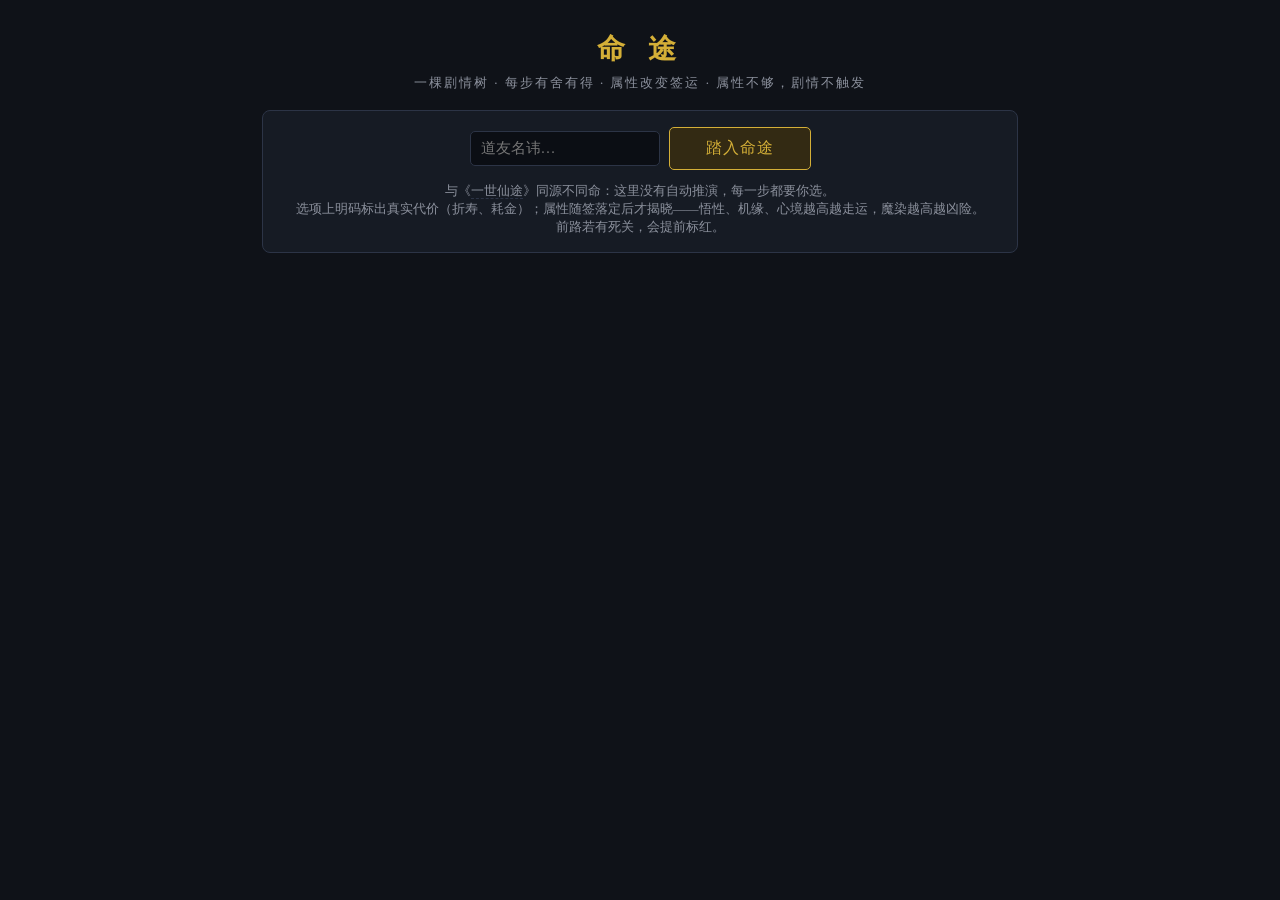
<file: xiuxian/fate.html>
<!DOCTYPE html>
<html lang="zh-CN">
<head>
<meta charset="utf-8">
<meta name="viewport" content="width=device-width, initial-scale=1">
<title>一世仙途 · 命途</title>
<style>
  :root{
    --bg:#0f1218; --panel:#161b24; --line:#2c3446; --ink:#d8d2c4;
    --dim:#8b909c; --gold:#d4af37; --jade:#7ec8a9; --red:#c96a6a; --violet:#b48ae0;
  }
  *{box-sizing:border-box; margin:0; padding:0;}
  body{background:var(--bg); color:var(--ink); font-family:"KaiTi","STKaiti","楷体","Noto Serif SC",serif;
    min-height:100vh; display:flex; justify-content:center;}
  #app{width:min(780px,96vw); padding:18px 12px 44px;}
  header{text-align:center; margin:12px 0 18px;}
  header h1{font-size:28px; letter-spacing:8px; color:var(--gold); font-weight:600;}
  header p{color:var(--dim); margin-top:6px; letter-spacing:2px; font-size:13px;}
  a{color:var(--dim); text-decoration:none; border-bottom:1px dashed var(--line);}
  a:hover{color:var(--gold);}
  .panel{background:var(--panel); border:1px solid var(--line); border-radius:8px; padding:16px; margin-bottom:12px;}
  .row{display:flex; gap:9px; flex-wrap:wrap; align-items:center; justify-content:center;}
  input[type=text]{background:#0b0e14; border:1px solid var(--line); color:var(--ink);
    padding:8px 10px; border-radius:5px; font-size:15px; font-family:inherit; width:190px;}
  button{background:#1e2532; color:var(--ink); border:1px solid var(--line); padding:8px 16px;
    border-radius:5px; cursor:pointer; font-family:inherit; font-size:14px; letter-spacing:1px;}
  button:hover:not(:disabled){border-color:var(--gold); color:var(--gold);}
  button:disabled{opacity:.4; cursor:not-allowed;}
  button.primary{background:#332a13; border-color:var(--gold); color:var(--gold);}
  .hint{color:var(--dim); font-size:13px;}

  #attrs{display:flex; flex-wrap:wrap; gap:6px 12px; align-items:center;
    background:var(--panel); border:1px solid var(--line); border-radius:8px;
    padding:9px 12px; margin-bottom:10px; font-size:13px;}
  #attrs b{color:var(--gold); font-weight:600;}
  .chip{background:#1d2434; border-radius:12px; padding:1px 8px; font-size:12px;}
  .chip.low{color:var(--red);}

  #story{padding:18px 20px;}
  #story .st{font-size:17px; color:var(--gold); margin-bottom:4px;}
  #story .sa{color:var(--dim); font-size:12.5px; margin-bottom:10px;}
  #story .sx{line-height:1.95; font-size:15px;}
  .gate{margin-top:12px; border-top:1px dashed var(--line); padding-top:9px; font-size:12.5px;}
  .gate .ok{color:var(--jade);} .gate .no{color:var(--red);}

  .opt{display:block; width:100%; text-align:left; margin-bottom:9px; padding:11px 13px;
    background:#0e1219; border:1px solid var(--line); border-radius:6px; letter-spacing:0;}
  .opt:hover:not(:disabled){border-color:var(--gold);}
  .opt:disabled{opacity:.45; cursor:not-allowed;}
  .otext{font-size:14.5px; color:var(--ink);}
  .trade{display:flex; gap:14px; flex-wrap:wrap; font-size:12px; margin-top:5px;}
  .trade .g{color:var(--jade);} .trade .l{color:var(--red);}
  .odds{font-size:11.5px; color:var(--dim); margin-top:4px;}
  .odds .g{color:var(--jade);} .odds .m{color:var(--gold);} .odds .b{color:var(--red);}
  .road{font-size:11.5px; color:var(--dim); margin-top:4px;}
  .road.warn{color:var(--red);}
  .olock{font-size:11.5px; color:var(--red); margin-top:3px;}

  #log{margin-top:12px; line-height:1.9; font-size:14px; max-height:40vh; overflow-y:auto;}
  .entry{margin-bottom:8px; color:#b9b4a6;}
  .entry .tg{font-size:11px; margin-right:6px;}
  .entry .tg.good{color:var(--jade);} .entry .tg.mid{color:var(--gold);} .entry .tg.bad{color:var(--red);}
  .entry .skip{color:var(--violet);}
  .entry .fx{color:var(--dim); font-size:12px;}

  #ending{position:fixed; inset:0; background:rgba(6,8,12,.94); z-index:20;
    display:flex; align-items:center; justify-content:center; padding:18px;}
  #ending .card{background:var(--panel); border:1px solid var(--gold); border-radius:10px;
    max-width:600px; width:100%; padding:26px; text-align:center; max-height:90vh; overflow-y:auto;}
  #ending .etag{color:var(--dim); letter-spacing:4px; font-size:12px;}
  #ending h2{font-size:28px; color:var(--gold); letter-spacing:6px; margin:10px 0 8px; font-weight:600;}
  #ending .edesc{white-space:pre-line; line-height:1.9; font-size:14.5px; text-align:left;
    margin:12px 0; padding:11px 13px; background:#10141b; border-radius:6px;}
  #ending .epath{font-size:12px; color:var(--dim); line-height:1.9; margin-bottom:14px; text-align:left;}
  #ending .epath b{color:var(--ink); font-weight:400;}
  .hidden{display:none !important;}
  ::-webkit-scrollbar{width:7px;} ::-webkit-scrollbar-thumb{background:#2c3446; border-radius:3px;}
</style>
</head>
<body>
<div id="app">
  <header>
    <h1>命 途</h1>
    <p>一棵剧情树 · 每步有舍有得 · 属性改变签运 · 属性不够，剧情不触发</p>
  </header>

  <section id="setup">
    <div class="panel">
      <div class="row">
        <input type="text" id="nameInput" maxlength="8" placeholder="道友名讳…">
        <button id="startBtn" class="primary" style="padding:10px 36px; font-size:16px;">踏入命途</button>
      </div>
      <p class="hint" style="margin-top:12px; text-align:center;">
        与《<a href="./game.html">一世仙途</a>》同源不同命：这里没有自动推演，每一步都要你选。<br>
        选项上明码标出真实代价（折寿、耗金）；属性随签落定后才揭晓——悟性、机缘、心境越高越走运，魔染越高越凶险。<br>
        前路若有死关，会提前标红。
      </p>
    </div>
  </section>

  <section id="game" class="hidden">
    <div id="attrs"></div>
    <div id="story" class="panel"></div>
    <div id="log"></div>
    <div id="options"></div>
    <div class="row" style="margin-top:12px;">
      <button id="restartBtn">重新踏入</button>
      <a href="./game.html" style="align-self:center; font-size:13px;">返回主页</a>
    </div>
  </section>
</div>

<div id="ending" class="hidden">
  <div class="card">
    <div class="etag">—— 命途终局 ——</div>
    <h2 id="endName"></h2>
    <div class="edesc" id="endDesc"></div>
    <div class="epath" id="endPath"></div>
    <button id="againBtn" class="primary" style="padding:9px 24px;">再入命途</button>
  </div>
</div>

<script src="./fate-tree.js"></script>
<script src="./fate-engine.js"></script>
<script>
(function () {
  "use strict";
  const T = window.FATE_TREE, E = window.FATE_ENGINE;
  const $ = (id) => document.getElementById(id);
  const ATTRS = T.ATTR_KEYS;
  const TIER = { good: "上签", mid: "平", bad: "下签" };

  const params = new URLSearchParams(location.search);
  let run = null;

  function esc(s) {
    return String(s == null ? "" : s).replace(/&/g, "&amp;").replace(/</g, "&lt;")
      .replace(/>/g, "&gt;").replace(/"/g, "&quot;");
  }

  function renderAttrs() {
    const st = run.state;
    const chips = ATTRS.map((k) => {
      const low = (k === "魔染" && st.attrs[k] >= 3) ? " low" : "";
      return `<span class="chip${low}">${esc(k)} ${st.attrs[k] || 0}</span>`;
    }).join("");
    $("attrs").innerHTML =
      `<span><b>${esc(st.name || "")}</b></span>` +
      `<span>年龄 <b>${st.age}</b></span>` + chips;
  }

  function gateHTML(v) {
    const n = T.NODES[v.node.id];
    if (!n || !n.require) return "";
    const r = n.require;
    const clauses = Array.isArray(r) ? r : [r];
    const label = clauses.map((c) => {
      if (c.and) return c.and.map((x) => `需 ${x.stats.join("+")} ${x.op === "<=" ? "≤" : "≥"} ${x.value}`).join(" 且 ");
      return `需 ${c.stats.join("+")} ${c.op === "<=" ? "≤" : "≥"} ${c.value}`;
    }).join(" 或 ");
    const cur = clauses.flatMap((c) => c.and ? c.and.flatMap((x) => x.stats) : c.stats)
      .map((k) => `${k}${run.state.attrs[k] || 0}`).join("/");
    const kind = n.gate === "death" ? "⚠ 死关" : "✦ 机缘剧情";
    const cls = v.gate.ok ? "ok" : "no";
    return `<div class="gate ${cls}">${kind} · ${esc(label)}（当前 ${esc(cur)}）</div>`;
  }

  function costText(list) {
    // "寿元-8" → "折寿8年"；"金铢-300" → "耗金300"
    return list.map((s) => {
      const m = s.match(/^(寿元|金铢)-(\d+)$/);
      if (!m) return s;
      return m[1] === "寿元" ? `折寿${m[2]}年` : `耗金${m[2]}`;
    }).join("、");
  }

  function oddsHTML(o) {
    const list = (o.odds || []).filter((x) => x.pct > 0);
    if (list.length < 2) return ""; // 单一结果不显示签
    const cls = { good: "g", mid: "m", bad: "b" };
    return `<div class="odds">签：` + list.map((x) =>
      `<span class="${cls[x.tier]}">${TIER[x.tier]} ${x.pct}%</span>`
    ).join(" · ") + `</div>`;
  }

  function roadHTML(o) {
    const target = o.goto && T.NODES[o.goto];
    if (!target || !target.require) return "";
    const clauses = Array.isArray(target.require) ? target.require : [target.require];
    const label = clauses.map((c) => {
      if (c.and) return c.and.map((x) => `${x.stats.join("+")}${x.op === "<=" ? "≤" : "≥"}${x.value}`).join(" 且 ");
      return `${c.stats.join("+")}${c.op === "<=" ? "≤" : "≥"}${c.value}`;
    }).join(" 或 ");
    const death = target.gate === "death";
    return `<div class="road${death ? " warn" : ""}">前路「${esc(target.title)}」· ${death ? "⚠ 死关 " : "✦ "}需 ${esc(label)}</div>`;
  }

  function render() {
    const v = run.view();
    renderAttrs();
    if (v.finished) { showEnding(v.ending); return; }
    const n = v.node;
    $("story").innerHTML =
      `<div class="st">${esc(n.title)}</div>` +
      `<div class="sa">${n.age} 岁</div>` +
      `<div class="sx">${esc(n.text)}</div>` + gateHTML(v);

    const wrap = $("options");
    wrap.innerHTML = "";
    v.options.forEach((o, i) => {
      const b = document.createElement("button");
      b.className = "opt";
      b.disabled = o.locked;
      b.innerHTML =
        `<div class="otext">${i + 1}. ${esc(o.text)}</div>` +
        (o.cost.length ? `<div class="trade"><span class="l">代价：${esc(costText(o.cost))}</span></div>` : "") +
        oddsHTML(o) + roadHTML(o) +
        (o.locked ? `<div class="olock">${esc(o.lockText)}</div>` : "");
      b.onclick = () => choose(i);
      wrap.appendChild(b);
    });
  }

  function logEntry(html) {
    const d = document.createElement("div");
    d.className = "entry";
    d.innerHTML = html;
    $("log").appendChild(d);
    $("log").scrollTop = $("log").scrollHeight;
  }

  function choose(i) {
    const r = run.pick(i);
    if (r.error) return;
    const tg = `<span class="tg ${r.roll.tier}">【${TIER[r.roll.tier]}】</span>`;
    let html = `${tg}${esc(r.roll.text)}`;
    if (r.changes && r.changes.length) {
      html += `<span class="fx">属性变化：${esc(r.changes.join(" · "))}</span>`;
    }
    (r.skips || []).forEach((s) => { html += `<br><span class="skip">${esc(s)}</span>`; });
    logEntry(html);
    render();
  }

  function showEnding(e) {
    if (!e) return;
    $("endName").textContent = e.name;
    $("endDesc").textContent = e.desc;
    const titles = e.path.map((id) => {
      const n = T.NODES[id];
      return n ? `${n.age}岁·${n.title}` : id;
    });
    $("endPath").innerHTML =
      `命途：${titles.map((t) => `<b>${esc(t)}</b>`).join(" → ")}<br>` +
      `享年 ${e.age} 岁 · 悟${e.attrs.悟性 || 0} 根${e.attrs.根骨 || 0} 心${e.attrs.心境 || 0} ` +
      `机${e.attrs.机缘 || 0} 声${e.attrs.声望 || 0} 魔${e.attrs.魔染 || 0}`;
    $("ending").classList.remove("hidden");
  }

  function start() {
    const seed = params.get("seed") != null ? params.get("seed") : undefined;
    run = E.createRun({ tree: T, seed });
    run.state.name = ($("nameInput").value.trim() || "无名客");
    $("setup").classList.add("hidden");
    $("game").classList.remove("hidden");
    $("ending").classList.add("hidden");
    $("log").innerHTML = "";
    run.start();
    render();
  }

  $("startBtn").onclick = start;
  $("againBtn").onclick = () => {
    $("ending").classList.add("hidden");
    $("game").classList.add("hidden");
    $("setup").classList.remove("hidden");
    run = null;
  };
  $("restartBtn").onclick = () => {
    $("game").classList.add("hidden");
    $("setup").classList.remove("hidden");
    run = null;
  };

  document.addEventListener("keydown", (e) => {
    if (!run || run.state.finished) return;
    const n = parseInt(e.key, 10);
    if (n >= 1 && n <= 5) {
      const btns = document.querySelectorAll("#options .opt");
      if (btns[n - 1] && !btns[n - 1].disabled) btns[n - 1].click();
    }
  });

  if (params.get("auto") === "1") start();
  window.__FATE__ = { get run() { return run; }, start };
})();
</script>
</body>
</html>
</file>
<file: pixel-pet/css/style.css>
/* ============ 像素风样式 ============ */
* { box-sizing: border-box; margin: 0; padding: 0; }

body {
  background: #0f1020;
  color: #e8e8f0;
  font-family: 'Courier New', ui-monospace, monospace;
  display: flex;
  justify-content: center;
  min-height: 100vh;
  padding: 12px;
}

#app {
  width: 100%;
  max-width: 480px;
  background: #1a1c2c;
  border: 4px solid #3b9dde;
  border-radius: 8px;
  box-shadow: 0 0 24px #3b9dde55;
  padding: 14px;
  image-rendering: pixelated;
}

h1 { font-size: 20px; text-align: center; color: #fcd44c; margin-bottom: 8px; }
h1 .sub { font-size: 10px; color: #6b7285; letter-spacing: 2px; }

#topbar {
  text-align: right;
  font-size: 13px;
  color: #fcd44c;
  margin-bottom: 8px;
}

/* 舞台：宠物 + 敌人面板 */
#stage {
  display: flex;
  gap: 8px;
  margin-bottom: 10px;
  min-height: 160px;
}
.panel {
  flex: 1;
  background: #29366f;
  border: 2px solid #3b9dde;
  border-radius: 6px;
  padding: 8px;
  text-align: center;
}
.panel.hidden { display: none; }
#petCanvas, #enemyCanvas { image-rendering: pixelated; max-width: 100%; }

#petInfo, #enemyInfo {
  font-size: 11px;
  line-height: 1.6;
  margin-top: 6px;
  text-align: left;
  color: #c0cbdc;
}

.stat { display: flex; align-items: center; gap: 4px; font-size: 10px; }
.stat span { width: 28px; }
.bar {
  flex: 1; height: 6px;
  background: #1a1c2c;
  border: 1px solid #6b7285;
}
.bar i { display: block; height: 100%; background: #38c76a; }

/* 菜单 */
#menuPanel {
  background: #29366f;
  border: 2px solid #fcd44c;
  border-radius: 6px;
  padding: 8px;
  margin-bottom: 10px;
}
#menuTitle {
  color: #fcd44c;
  font-size: 13px;
  font-weight: bold;
  border-bottom: 1px dashed #6b7285;
  padding-bottom: 6px;
  margin-bottom: 6px;
}
.menu-item {
  display: block;
  width: 100%;
  text-align: left;
  background: none;
  border: none;
  color: #e8e8f0;
  font-family: inherit;
  font-size: 12px;
  padding: 6px 4px;
  cursor: pointer;
  line-height: 1.5;
}
.menu-item:hover { background: #3b5dc9; color: #fff; }
.menu-item .idx { color: #f2953f; }

/* 日志 */
#log {
  background: #12142a;
  border: 2px solid #6b7285;
  border-radius: 6px;
  height: 140px;
  overflow-y: auto;
  padding: 8px;
  font-size: 11px;
  line-height: 1.7;
}
.logline { color: #c0cbdc; }
</file>
